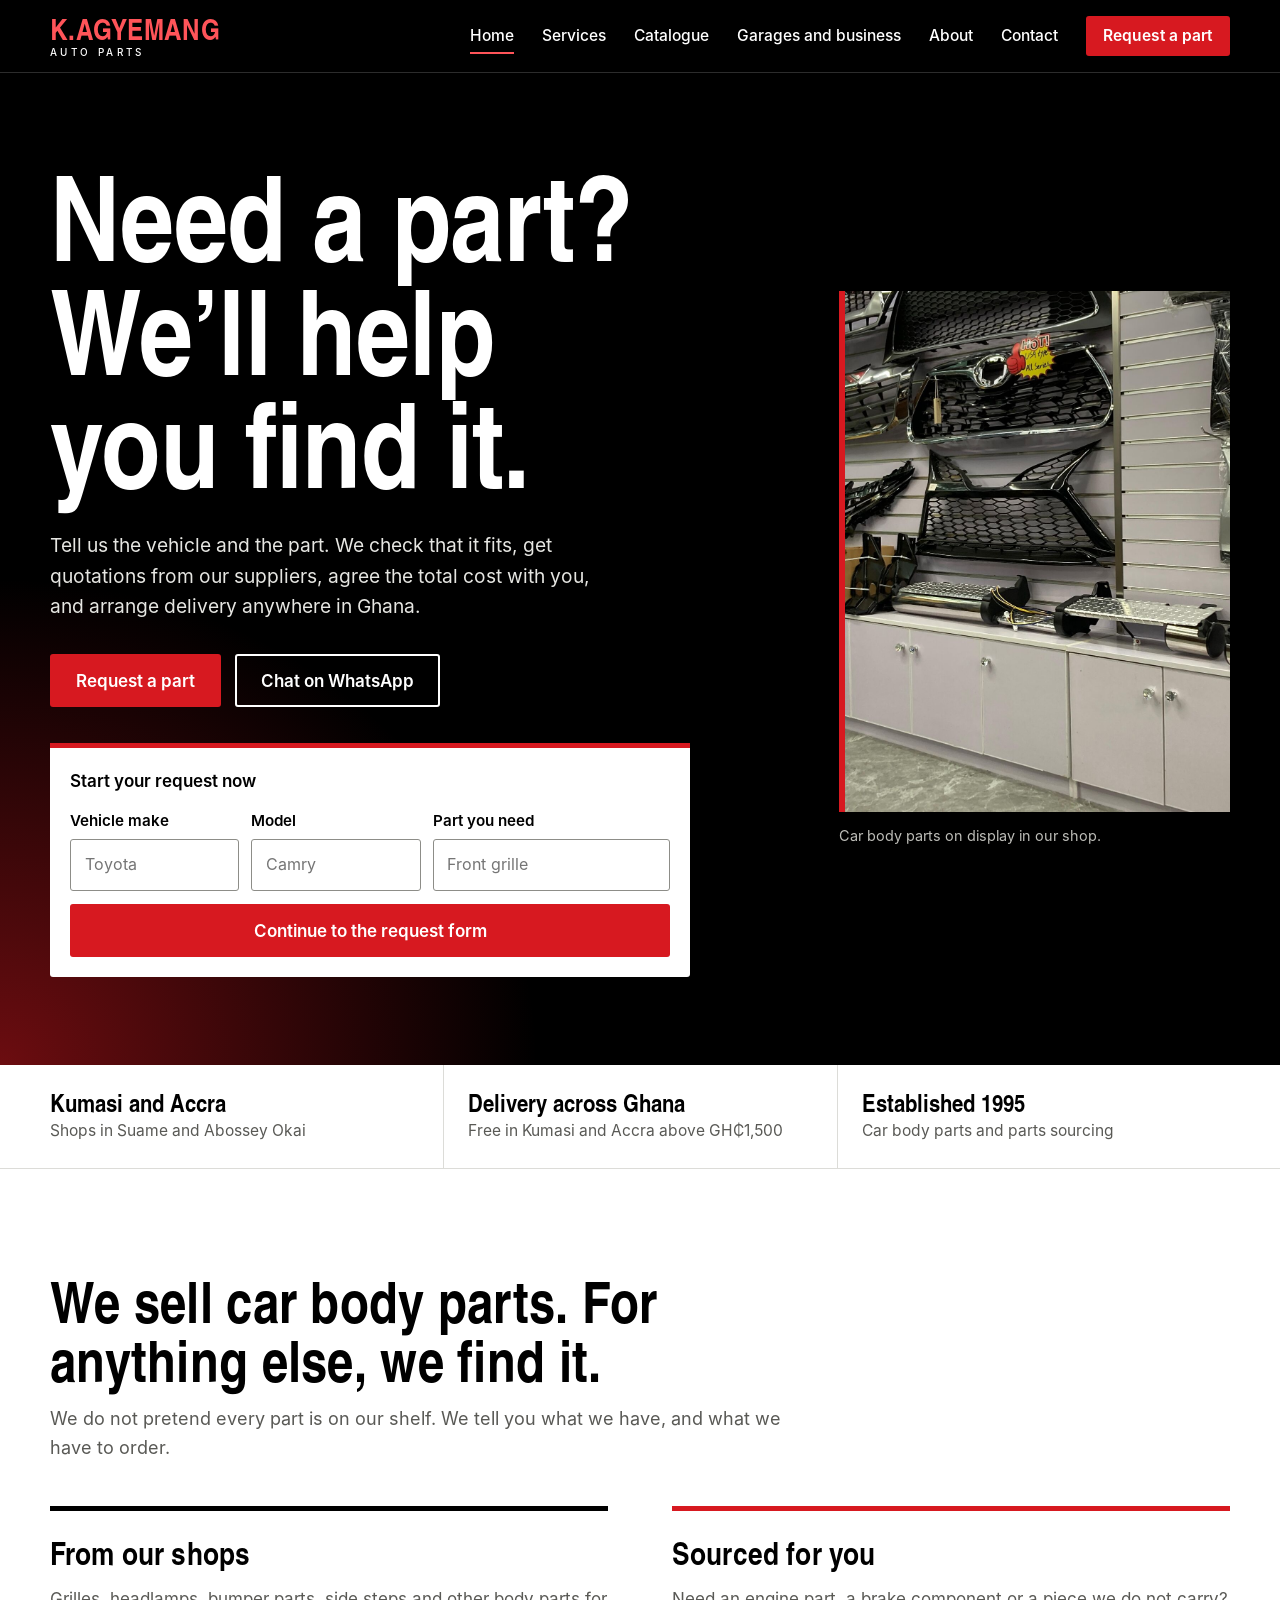
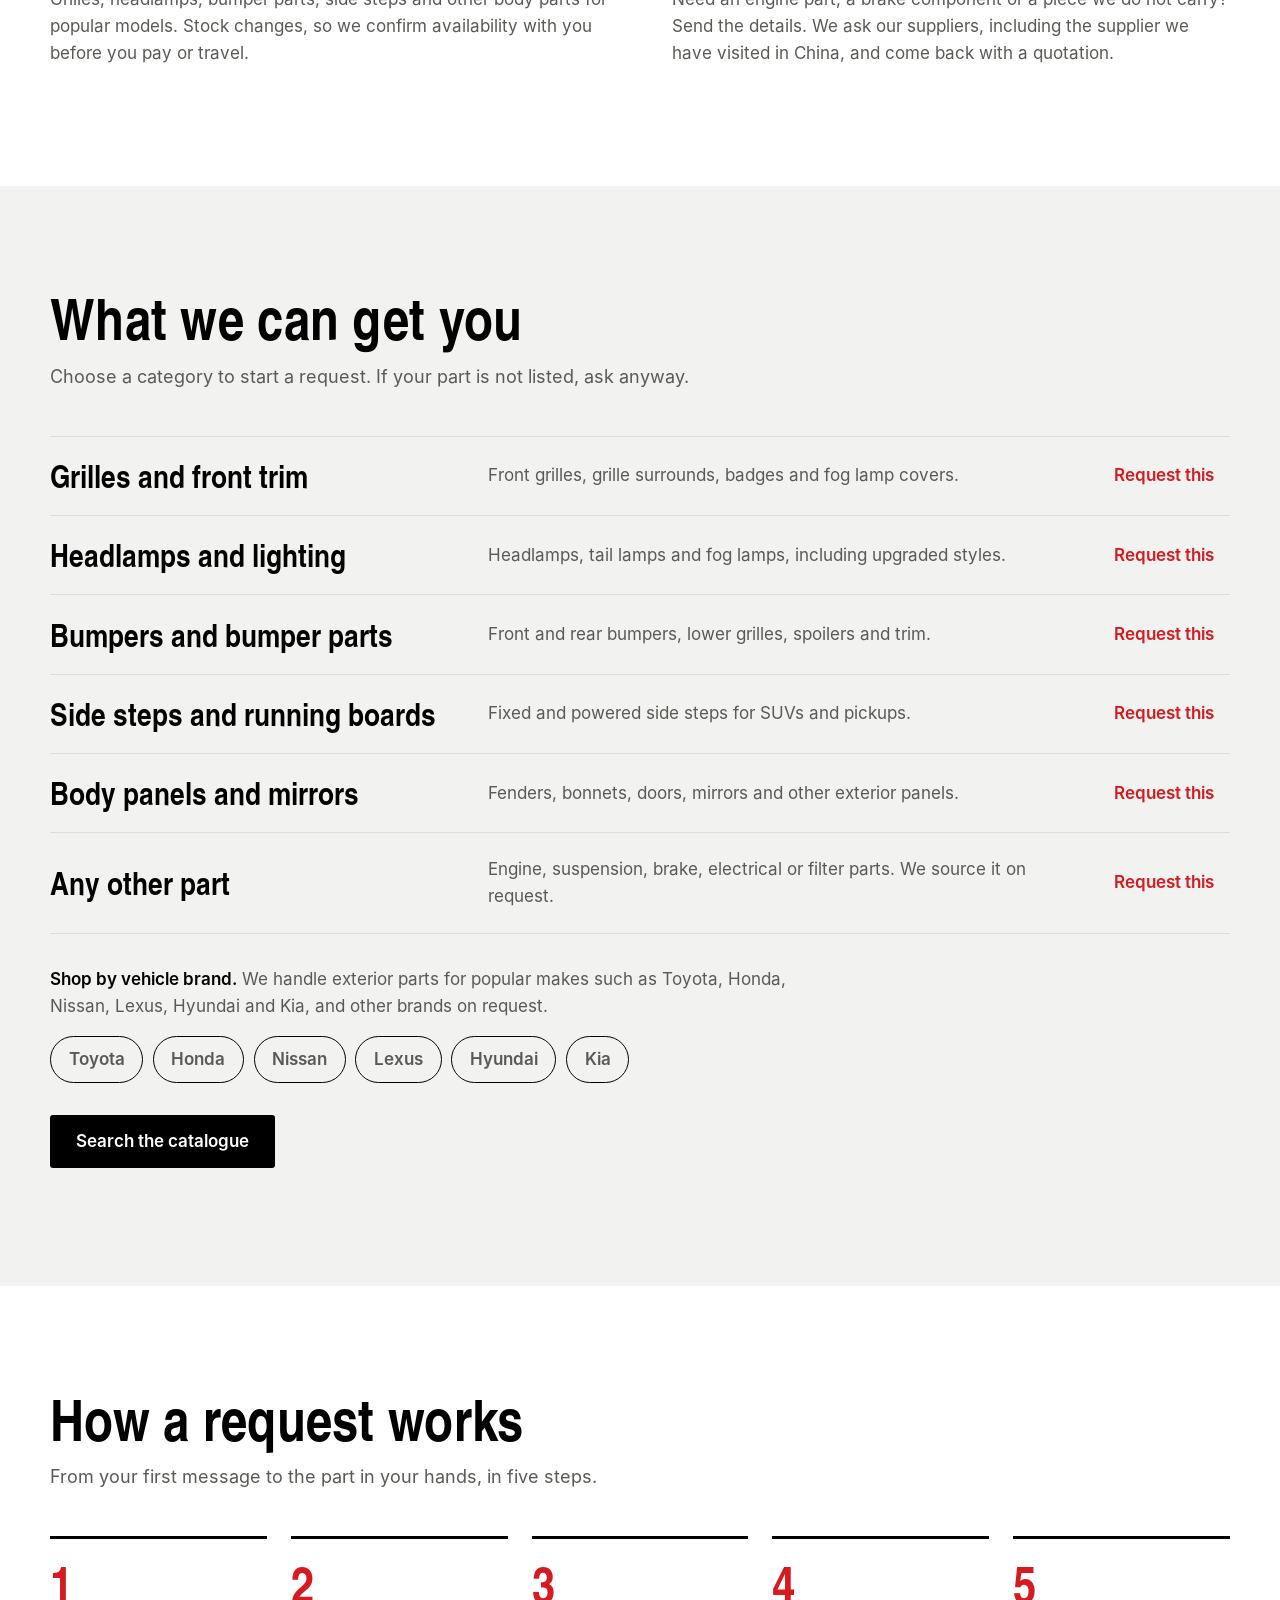
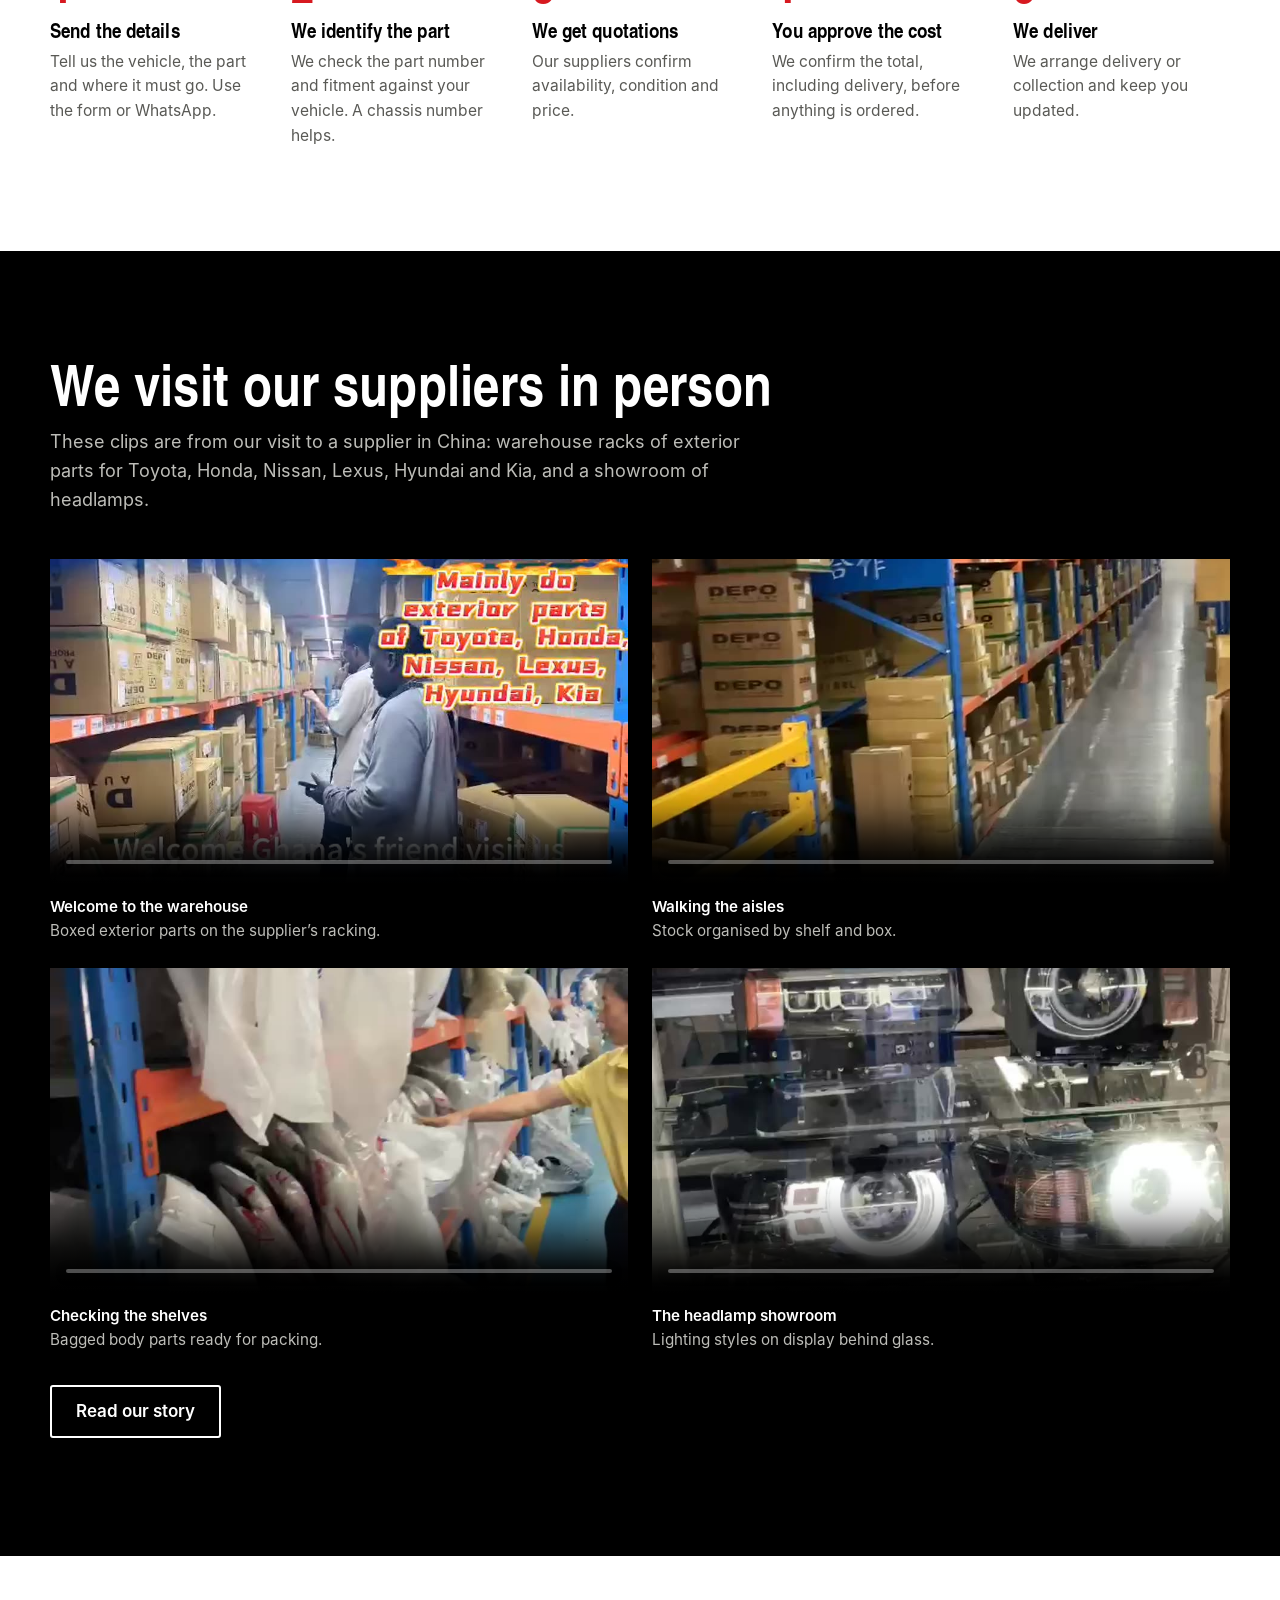
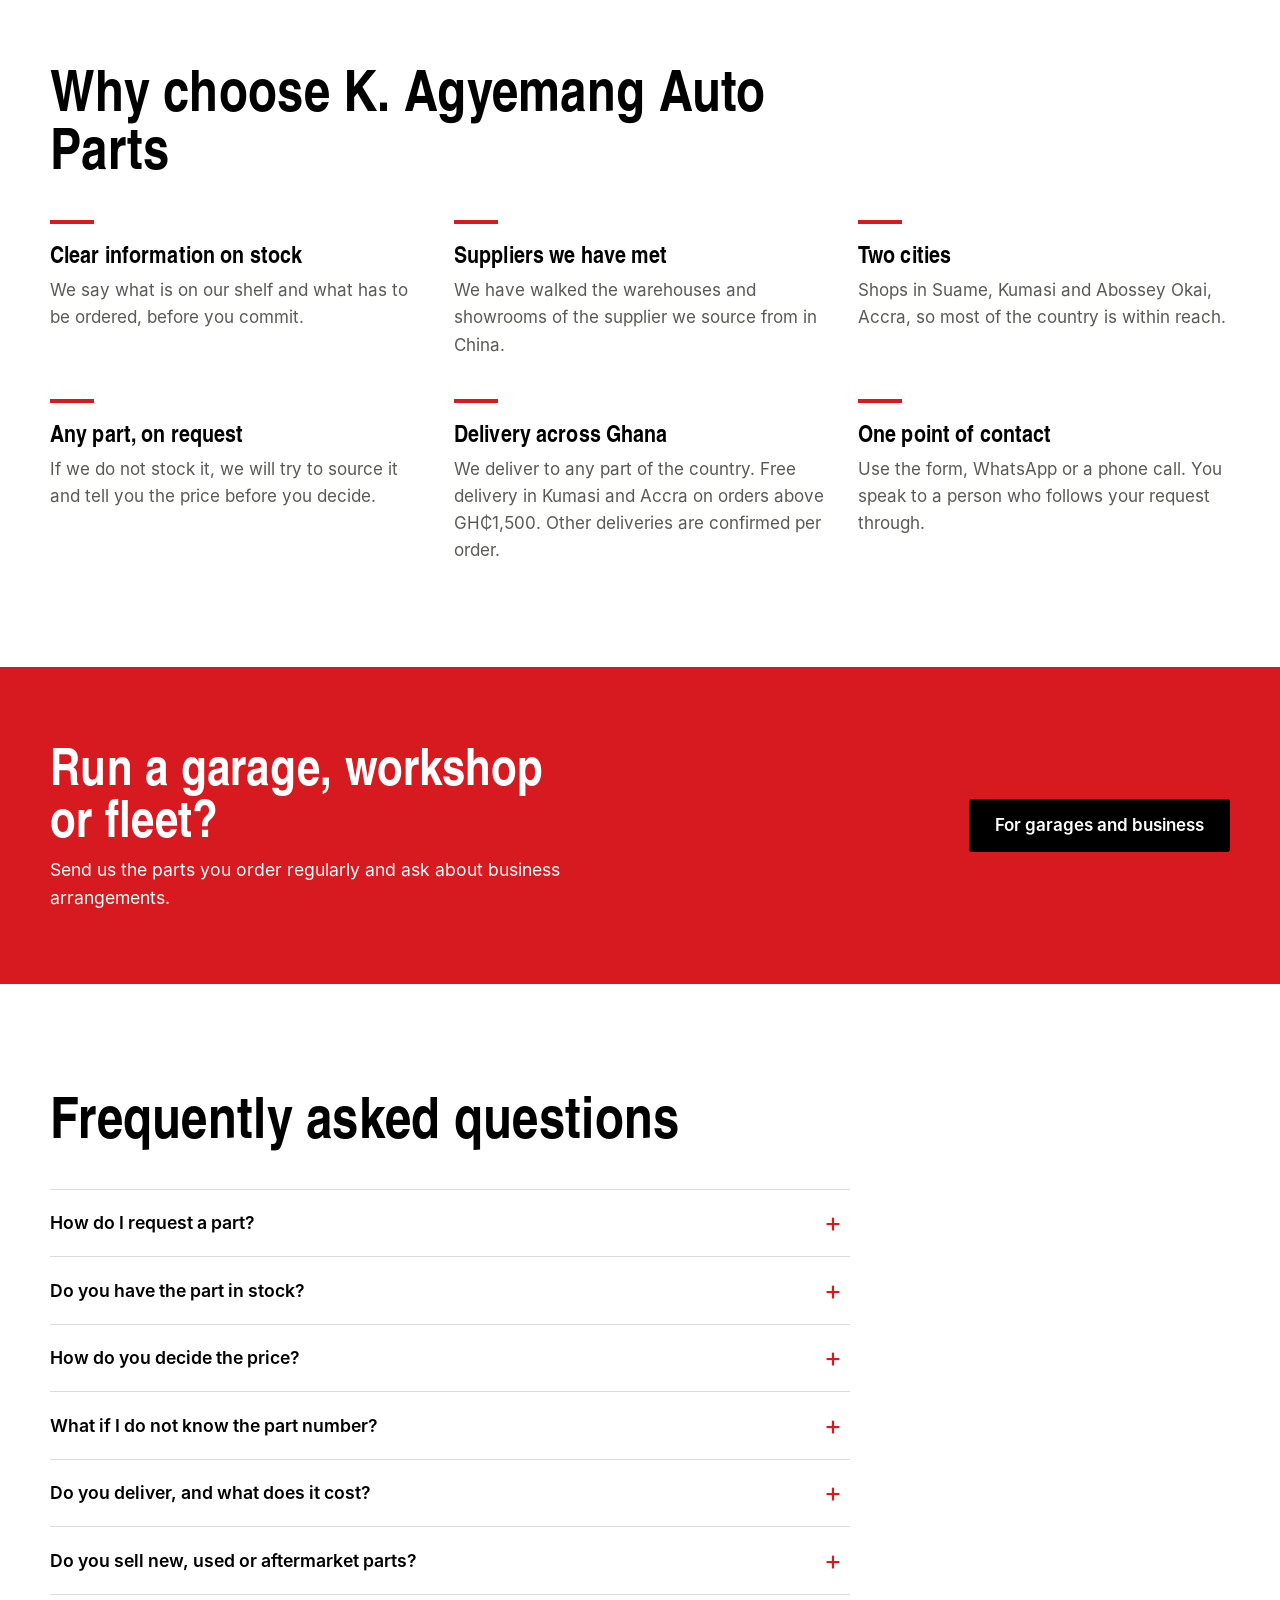
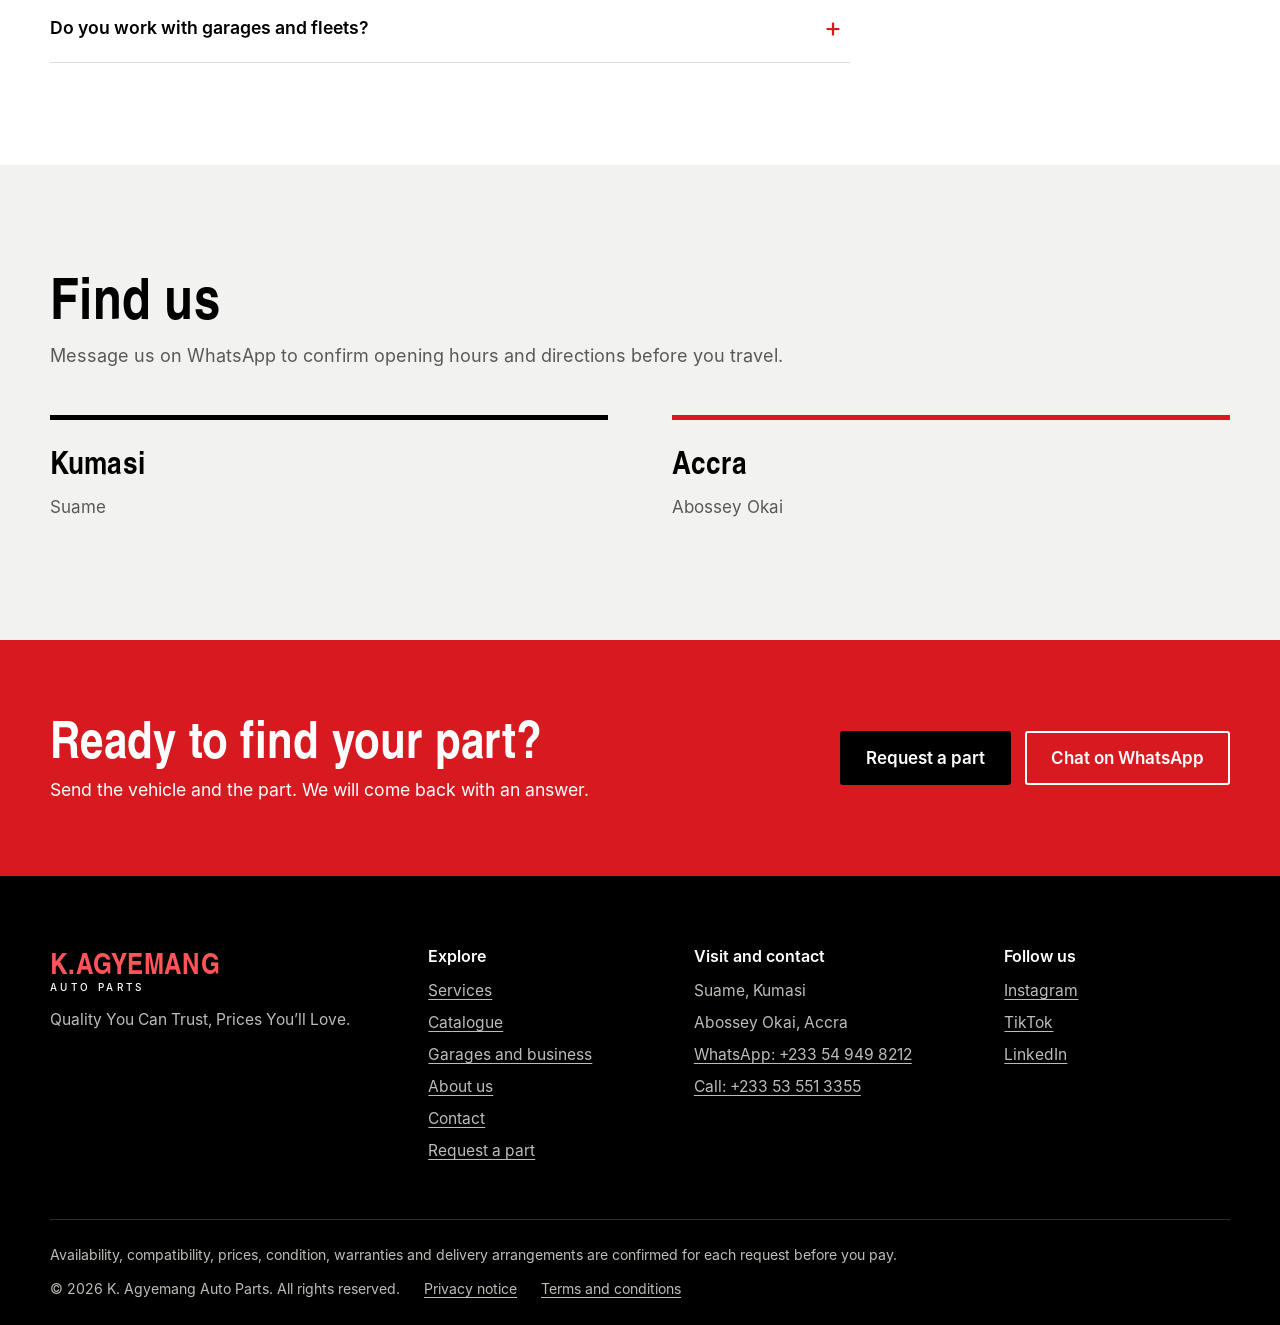
<file: index.html>
<!doctype html>
<html lang="en">
<head>
  <meta charset="utf-8">
  <meta name="viewport" content="width=device-width, initial-scale=1">
  <title>K. Agyemang Auto Parts | Car body parts and parts sourcing in Ghana</title>
  <meta name="description" content="Need a car part in Ghana? K. Agyemang Auto Parts sells car body parts in Kumasi and Accra and sources any other part on request, with delivery across Ghana.">
  <meta name="theme-color" content="#000000">
  <link rel="icon" href="favicon.svg" type="image/svg+xml">

  <!-- Social sharing (Open Graph) -->
  <meta property="og:type" content="website">
  <meta property="og:site_name" content="K. Agyemang Auto Parts">
  <meta property="og:title" content="K. Agyemang Auto Parts | Car body parts and parts sourcing in Ghana">
  <meta property="og:description" content="Need a car part in Ghana? K. Agyemang Auto Parts sells car body parts in Kumasi and Accra and sources any other part on request, with delivery across Ghana.">
  <meta property="og:image" content="https://davidagyemang.github.io/k-agyemang-auto-parts/og-image.jpg">
  <meta property="og:url" content="https://davidagyemang.github.io/k-agyemang-auto-parts/index.html">
  <meta name="twitter:card" content="summary_large_image">

  <link rel="preload" href="heros-cn-bold.woff" as="font" type="font/woff" crossorigin>
  <script>document.documentElement.classList.add("js");</script>
  <link rel="stylesheet" href="style.css?v=3">
  <script type="application/ld+json">
{
  "@context": "https://schema.org",
  "@type": "AutoPartsStore",
  "name": "K. Agyemang Auto Parts",
  "slogan": "Quality You Can Trust, Prices You\u2019ll Love.",
  "description": "Car body parts business in Ghana, established in 1995, that also sources other automotive parts on request.",
  "founder": {"@type": "Person", "name": "Francis Agyemang"},
  "telephone": "+233535513355",
  "areaServed": {
    "@type": "Country",
    "name": "Ghana"
  },
  "location": [
    {
      "@type": "Place",
      "name": "Suame, Kumasi",
      "address": {
        "@type": "PostalAddress",
        "addressLocality": "Kumasi",
        "addressCountry": "GH"
      }
    },
    {
      "@type": "Place",
      "name": "Abossey Okai, Accra",
      "address": {
        "@type": "PostalAddress",
        "addressLocality": "Accra",
        "addressCountry": "GH"
      }
    }
  ],
  "sameAs": [
    "https://www.instagram.com/k.agyemangautoparts/"
  ]
}
  </script>
</head>
<body>
<a class="skip-link" href="#main">Skip to main content</a>
<header class="site-header">
  <div class="container header-inner">
    <a class="brand" href="index.html" aria-label="K. Agyemang Auto Parts, home">
      <span class="brand-name">K.AGYEMANG</span>
      <span class="brand-sub">AUTO PARTS</span>
    </a>
    <button class="nav-toggle" type="button" aria-expanded="false" aria-controls="site-nav">Menu</button>
    <nav class="site-nav" id="site-nav" aria-label="Main">
      <ul>
          <li><a href="index.html" aria-current="page">Home</a></li>
          <li><a href="services.html">Services</a></li>
          <li><a href="catalogue.html">Catalogue</a></li>
          <li><a href="garages.html">Garages and business</a></li>
          <li><a href="about.html">About</a></li>
          <li><a href="contact.html">Contact</a></li>
          <li><a class="nav-cta" href="request.html">Request a part</a></li>
      </ul>
    </nav>
  </div>
</header>
<main id="main">
    <section class="hero" aria-labelledby="hero-title">
      <div class="container hero-grid">
        <div>
          <h1 id="hero-title">
            <span class="hero-line"><span>Need a part?</span></span>
            <span class="hero-line"><span>We&rsquo;ll help</span></span>
            <span class="hero-line"><span>you find it.</span></span>
          </h1>
          <p class="hero-lead">Tell us the vehicle and the part. We check that it fits, get quotations from our suppliers, agree the total cost with you, and arrange delivery anywhere in Ghana.</p>
          <div class="btn-row">
            <a class="btn btn--red" href="request.html">Request a part</a>
            <a class="btn btn--outline-light" data-wa href="contact.html">Chat on WhatsApp</a>
          </div>

          <form class="finder" id="finder-form" aria-labelledby="finder-title">
            <p class="finder-title" id="finder-title">Start your request now</p>
            <div class="finder-grid">
              <div class="field">
                <label for="f-make">Vehicle make</label>
                <input id="f-make" name="make" type="text" list="brands" placeholder="Toyota" autocomplete="off">
              </div>
              <div class="field">
                <label for="f-model">Model</label>
                <input id="f-model" name="model" type="text" placeholder="Camry" autocomplete="off">
              </div>
              <div class="field">
                <label for="f-part">Part you need</label>
                <input id="f-part" name="part" type="text" placeholder="Front grille" autocomplete="off">
              </div>
            </div>
            <datalist id="brands"><option value="Toyota"><option value="Honda"><option value="Nissan"><option value="Lexus"><option value="Hyundai"><option value="Kia"><option value="Mazda"><option value="Mitsubishi"><option value="Suzuki"><option value="Ford"><option value="Volkswagen"><option value="Mercedes-Benz"><option value="BMW"><option value="Peugeot"><option value="Isuzu"><option value="Land Rover"><option value="BYD"></datalist>
            <button class="btn btn--red" type="submit">Continue to the request form</button>
          </form>
        </div>

        <figure class="hero-photo">
          <img src="showroom-body-parts.jpg" width="1100" height="1467" alt="Wall display of car body parts: chrome and black front grilles, and aluminium side steps on the counter below.">
          <figcaption>Car body parts on display in our shop.</figcaption>
        </figure>
      </div>
    </section>

    <section class="facts" aria-label="Key facts">
      <div class="container facts-grid">
        <div class="fact"><strong>Kumasi and Accra</strong><span>Shops in Suame and Abossey Okai</span></div>
        <div class="fact"><strong>Delivery across Ghana</strong><span>Free in Kumasi and Accra above GH₵1,500</span></div>
        <div class="fact"><strong>Established 1995</strong><span>Car body parts and parts sourcing</span></div>
      </div>
    </section>

    <section class="section section--light" aria-labelledby="intro-title">
      <div class="container">
        <div class="section-head">
          <h2 id="intro-title">We sell car body parts. For anything else, we find it.</h2>
          <p>We do not pretend every part is on our shelf. We tell you what we have, and what we have to order.</p>
        </div>
        <div class="paths">
          <div class="path">
            <h3>From our shops</h3>
            <p>Grilles, headlamps, bumper parts, side steps and other body parts for popular models. Stock changes, so we confirm availability with you before you pay or travel.</p>
          </div>
          <div class="path path--sourced">
            <h3>Sourced for you</h3>
            <p>Need an engine part, a brake component or a piece we do not carry? Send the details. We ask our suppliers, including the supplier we have visited in China, and come back with a quotation.</p>
          </div>
        </div>
      </div>
    </section>

    <section class="section section--mist" aria-labelledby="parts-title">
      <div class="container">
        <div class="section-head">
          <h2 id="parts-title">What we can get you</h2>
          <p>Choose a category to start a request. If your part is not listed, ask anyway.</p>
        </div>
        <ul class="index">
          <li><a class="index-row" href="request.html?part=Grille#request-form"><span class="index-name">Grilles and front trim</span><span class="index-detail">Front grilles, grille surrounds, badges and fog lamp covers.</span><span class="index-action">Request this</span></a></li>
          <li><a class="index-row" href="request.html?part=Headlamp#request-form"><span class="index-name">Headlamps and lighting</span><span class="index-detail">Headlamps, tail lamps and fog lamps, including upgraded styles.</span><span class="index-action">Request this</span></a></li>
          <li><a class="index-row" href="request.html?part=Bumper#request-form"><span class="index-name">Bumpers and bumper parts</span><span class="index-detail">Front and rear bumpers, lower grilles, spoilers and trim.</span><span class="index-action">Request this</span></a></li>
          <li><a class="index-row" href="request.html?part=Side%20steps#request-form"><span class="index-name">Side steps and running boards</span><span class="index-detail">Fixed and powered side steps for SUVs and pickups.</span><span class="index-action">Request this</span></a></li>
          <li><a class="index-row" href="request.html?part=Body%20panel#request-form"><span class="index-name">Body panels and mirrors</span><span class="index-detail">Fenders, bonnets, doors, mirrors and other exterior panels.</span><span class="index-action">Request this</span></a></li>
          <li><a class="index-row" href="request.html?part=Other%20part#request-form"><span class="index-name">Any other part</span><span class="index-detail">Engine, suspension, brake, electrical or filter parts. We source it on request.</span><span class="index-action">Request this</span></a></li>
        </ul>
        <div class="brand-line">
          <p><strong>Shop by vehicle brand.</strong> We handle exterior parts for popular makes such as Toyota, Honda, Nissan, Lexus, Hyundai and Kia, and other brands on request.</p>
          <ul class="chip-list" aria-label="Vehicle brands">
          <li><a href="request.html?make=Toyota#request-form">Toyota</a></li>
          <li><a href="request.html?make=Honda#request-form">Honda</a></li>
          <li><a href="request.html?make=Nissan#request-form">Nissan</a></li>
          <li><a href="request.html?make=Lexus#request-form">Lexus</a></li>
          <li><a href="request.html?make=Hyundai#request-form">Hyundai</a></li>
          <li><a href="request.html?make=Kia#request-form">Kia</a></li>
          </ul>
        </div>
        <p style="margin-top:2rem"><a class="btn btn--dark" href="catalogue.html">Search the catalogue</a></p>
      </div>
    </section>

    <section class="section section--light" aria-labelledby="process-title">
      <div class="container">
        <div class="section-head">
          <h2 id="process-title">How a request works</h2>
          <p>From your first message to the part in your hands, in five steps.</p>
        </div>
        <ol class="steps">
          <li class="step"><h3>Send the details</h3><p>Tell us the vehicle, the part and where it must go. Use the form or WhatsApp.</p></li>
          <li class="step"><h3>We identify the part</h3><p>We check the part number and fitment against your vehicle. A chassis number helps.</p></li>
          <li class="step"><h3>We get quotations</h3><p>Our suppliers confirm availability, condition and price.</p></li>
          <li class="step"><h3>You approve the cost</h3><p>We confirm the total, including delivery, before anything is ordered.</p></li>
          <li class="step"><h3>We deliver</h3><p>We arrange delivery or collection and keep you updated.</p></li>
        </ol>
      </div>
    </section>

    <section class="section section--dark" aria-labelledby="visit-title">
      <div class="container">
        <div class="section-head">
          <h2 id="visit-title">We visit our suppliers in person</h2>
          <p>These clips are from our visit to a supplier in China: warehouse racks of exterior parts for Toyota, Honda, Nissan, Lexus, Hyundai and Kia, and a showroom of headlamps.</p>
        </div>
        <div class="video-grid">
          <figure class="media-figure">
            <video controls preload="metadata" playsinline poster="poster-supplier-visit-1.jpg">
              <source src="supplier-visit-1.mp4" type="video/mp4">
              Your browser cannot play this video. <a href="supplier-visit-1.mp4">Download it here.</a>
            </video>
            <figcaption><strong>Welcome to the warehouse</strong>Boxed exterior parts on the supplier&rsquo;s racking.</figcaption>
          </figure>
          <figure class="media-figure">
            <video controls preload="metadata" playsinline poster="poster-supplier-visit-2.jpg">
              <source src="supplier-visit-2.mp4" type="video/mp4">
              Your browser cannot play this video. <a href="supplier-visit-2.mp4">Download it here.</a>
            </video>
            <figcaption><strong>Walking the aisles</strong>Stock organised by shelf and box.</figcaption>
          </figure>
          <figure class="media-figure">
            <video controls preload="metadata" playsinline poster="poster-supplier-visit-3.jpg">
              <source src="supplier-visit-3.mp4" type="video/mp4">
              Your browser cannot play this video. <a href="supplier-visit-3.mp4">Download it here.</a>
            </video>
            <figcaption><strong>Checking the shelves</strong>Bagged body parts ready for packing.</figcaption>
          </figure>
          <figure class="media-figure">
            <video controls preload="metadata" playsinline poster="poster-supplier-visit-4.jpg">
              <source src="supplier-visit-4.mp4" type="video/mp4">
              Your browser cannot play this video. <a href="supplier-visit-4.mp4">Download it here.</a>
            </video>
            <figcaption><strong>The headlamp showroom</strong>Lighting styles on display behind glass.</figcaption>
          </figure>
        </div>
        <p style="margin-top:2rem"><a class="btn btn--outline-light" href="about.html">Read our story</a></p>
      </div>
    </section>

    <section class="section section--light" aria-labelledby="why-title">
      <div class="container">
        <div class="section-head">
          <h2 id="why-title">Why choose K. Agyemang Auto Parts</h2>
        </div>
        <div class="benefits">
          <div class="benefit"><h3>Clear information on stock</h3><p>We say what is on our shelf and what has to be ordered, before you commit.</p></div>
          <div class="benefit"><h3>Suppliers we have met</h3><p>We have walked the warehouses and showrooms of the supplier we source from in China.</p></div>
          <div class="benefit"><h3>Two cities</h3><p>Shops in Suame, Kumasi and Abossey Okai, Accra, so most of the country is within reach.</p></div>
          <div class="benefit"><h3>Any part, on request</h3><p>If we do not stock it, we will try to source it and tell you the price before you decide.</p></div>
          <div class="benefit"><h3>Delivery across Ghana</h3><p>We deliver to any part of the country. Free delivery in Kumasi and Accra on orders above GH₵1,500. Other deliveries are confirmed per order.</p></div>
          <div class="benefit"><h3>One point of contact</h3><p>Use the form, WhatsApp or a phone call. You speak to a person who follows your request through.</p></div>
        </div>
      </div>
    </section>

    <section class="band" aria-labelledby="biz-title">
      <div class="container band-inner">
        <div>
          <h2 id="biz-title">Run a garage, workshop or fleet?</h2>
          <p>Send us the parts you order regularly and ask about business arrangements.</p>
        </div>
        <div class="btn-row">
          <a class="btn btn--dark" href="garages.html">For garages and business</a>
        </div>
      </div>
    </section>

    <section class="section section--light" aria-labelledby="faq-title">
      <div class="container">
        <div class="section-head">
          <h2 id="faq-title">Frequently asked questions</h2>
        </div>
        <div class="faq">
          <details>
            <summary>How do I request a part?</summary>
            <p>Fill in the <a href="request.html">request form</a> and we open WhatsApp for you with your details filled in. You can also message or call us directly. Photos of the part and your vehicle help a lot.</p>
          </details>
          <details>
            <summary>Do you have the part in stock?</summary>
            <p>Some body parts are on display in our shops. Stock changes, so we confirm availability for your request. If we do not have it, we ask our suppliers and tell you how long it will take.</p>
          </details>
          <details>
            <summary>How do you decide the price?</summary>
            <p>We get a quotation from the supplier, add our costs and delivery, and tell you the total. The price, the condition of the part and any warranty are confirmed with you before you pay.</p>
          </details>
          <details>
            <summary>What if I do not know the part number?</summary>
            <p>Send photos of the old part and your vehicle, and the chassis number if you have it. We will identify the part and check that it fits.</p>
          </details>
          <details>
            <summary>Do you deliver, and what does it cost?</summary>
            <p>Yes. We deliver to all parts of Ghana. Free delivery in Kumasi and Accra on orders above GH₵1,500. For smaller orders and for other locations, cost and timing depend on the part and the location, and we confirm them before you pay.</p>
          </details>
          <details>
            <summary>Do you sell new, used or aftermarket parts?</summary>
            <p>It depends on the part and the supplier. Tell us what you prefer on the request form. We will say clearly what each quotation is, so you can compare.</p>
          </details>
          <details>
            <summary>Do you work with garages and fleets?</summary>
            <p>Yes. See <a href="garages.html">garages and business customers</a> to send a regular parts list and ask about arrangements.</p>
          </details>
        </div>
      </div>
    </section>

    <section class="section section--mist" aria-labelledby="loc-title">
      <div class="container">
        <div class="section-head">
          <h2 id="loc-title">Find us</h2>
          <p>Message us on WhatsApp to confirm opening hours and directions before you travel.</p>
        </div>
        <div class="paths">
          <div class="path"><h3>Kumasi</h3><p>Suame</p></div>
          <div class="path path--sourced"><h3>Accra</h3><p>Abossey Okai</p></div>
        </div>
      </div>
    </section>

    <section class="band" aria-labelledby="band-title">
      <div class="container band-inner">
        <div>
          <h2 id="band-title">Ready to find your part?</h2>
          <p>Send the vehicle and the part. We will come back with an answer.</p>
        </div>
        <div class="btn-row">
          <a class="btn btn--dark" href="request.html">Request a part</a>
          <a class="btn btn--outline-light" data-wa href="contact.html">Chat on WhatsApp</a>
        </div>
      </div>
    </section>
</main>
<footer class="site-footer">
  <div class="container">
    <div class="footer-grid">
      <div>
        <a class="brand" href="index.html" aria-label="K. Agyemang Auto Parts, home">
          <span class="brand-name">K.AGYEMANG</span>
          <span class="brand-sub">AUTO PARTS</span>
        </a>
        <p class="footer-tagline">Quality You Can Trust, Prices You&rsquo;ll Love.</p>
      </div>
      <div>
        <h2>Explore</h2>
        <ul>
          <li><a href="services.html">Services</a></li>
          <li><a href="catalogue.html">Catalogue</a></li>
          <li><a href="garages.html">Garages and business</a></li>
          <li><a href="about.html">About us</a></li>
          <li><a href="contact.html">Contact</a></li>
          <li><a href="request.html">Request a part</a></li>
        </ul>
      </div>
      <div>
        <h2>Visit and contact</h2>
        <ul>
          <li>Suame, Kumasi</li>
          <li>Abossey Okai, Accra</li>
          <li><a data-wa href="contact.html">WhatsApp: <span data-text="whatsappDisplay">Message us</span></a></li>
          <li><a data-tel href="contact.html">Call: <span data-text="phoneDisplay"></span></a></li>
          <li data-requires="email"><a data-email data-fill href="contact.html">Email</a></li>
        </ul>
      </div>
      <div>
        <h2>Follow us</h2>
        <ul>
          <li><a data-social="instagram" href="contact.html">Instagram</a></li>
          <li><a data-social="tiktok" href="contact.html">TikTok</a></li>
          <li><a data-social="linkedin" href="contact.html">LinkedIn</a></li>
        </ul>
      </div>
    </div>
    <div class="footer-base">
      <p>Availability, compatibility, prices, condition, warranties and delivery arrangements are confirmed for each request before you pay.</p>
      <div class="footer-legal">
        <span>&copy; <span data-year>2026</span> K. Agyemang Auto Parts. All rights reserved.</span>
        <a href="privacy.html">Privacy notice</a>
        <a href="terms.html">Terms and conditions</a>
      </div>
    </div>
  </div>
</footer>
<script src="config.js?v=3"></script>
<script src="main.js?v=3"></script>
</body>
</html>
</file>
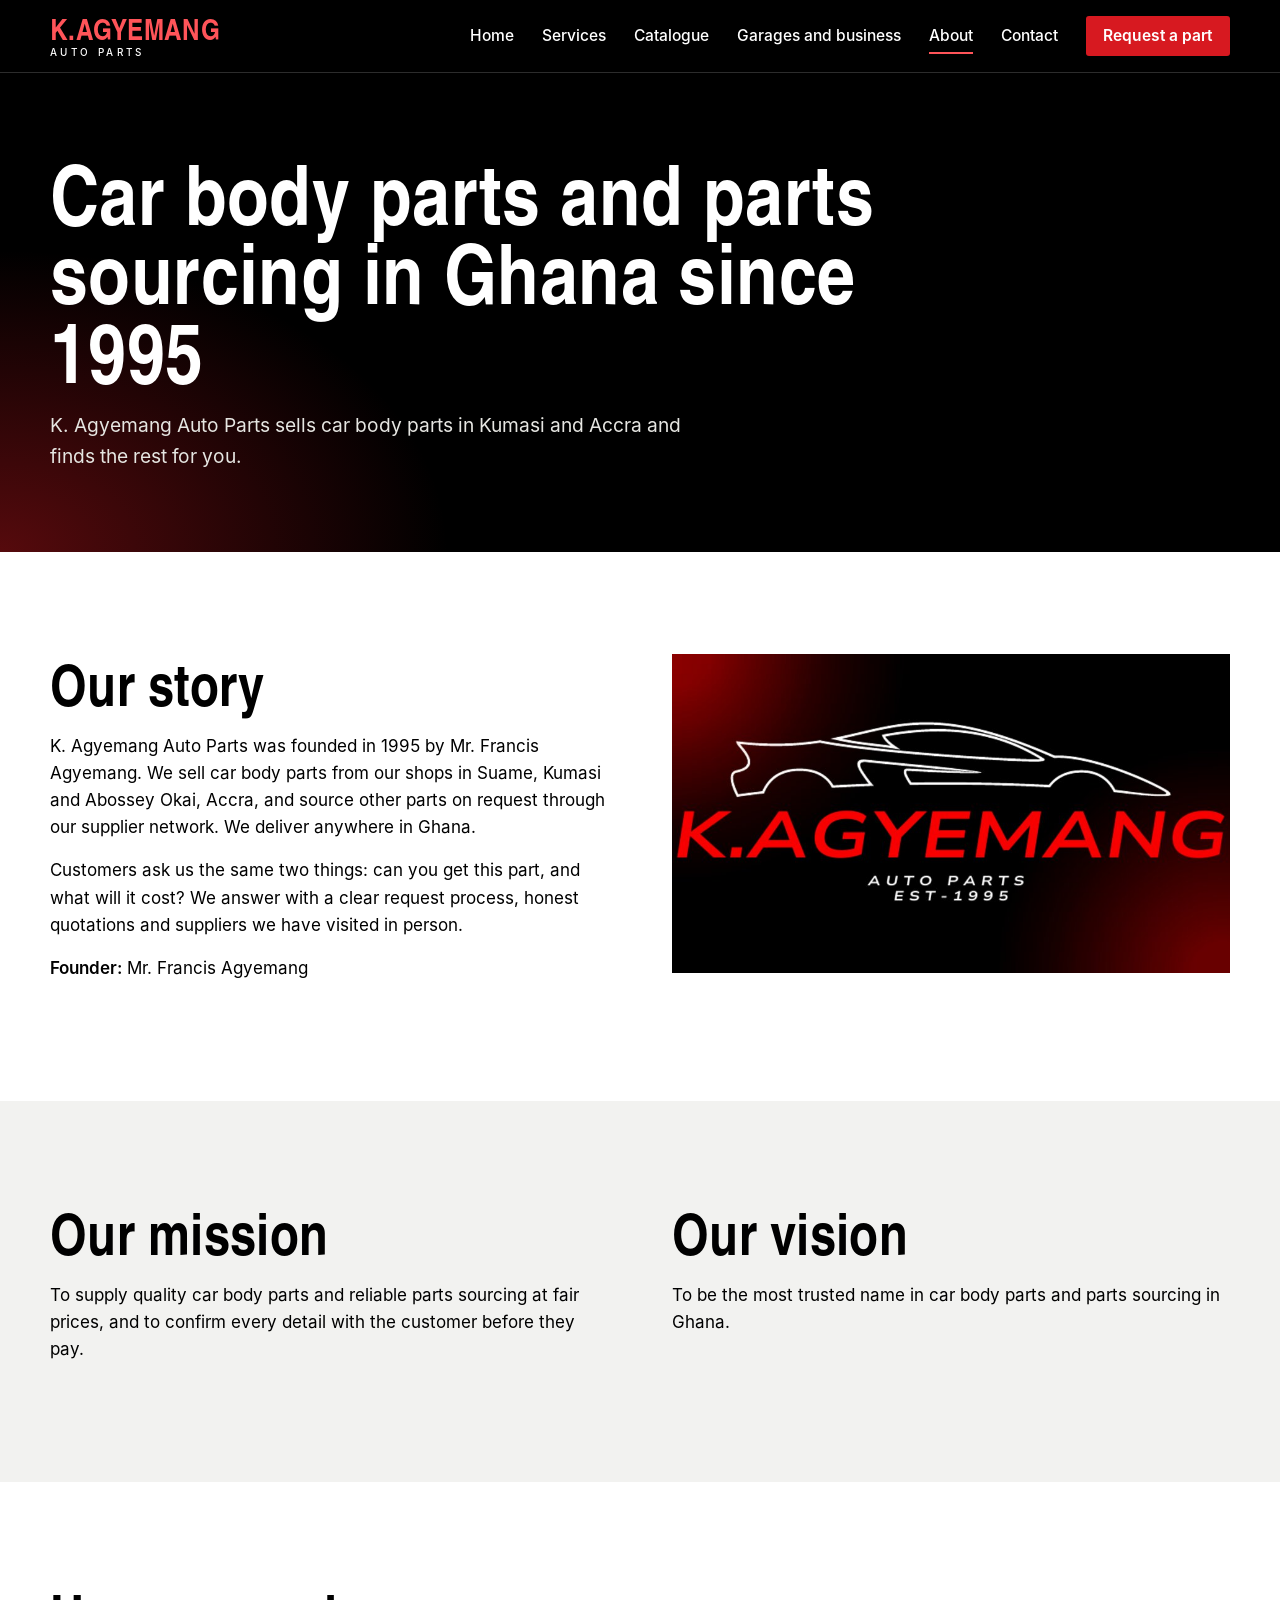
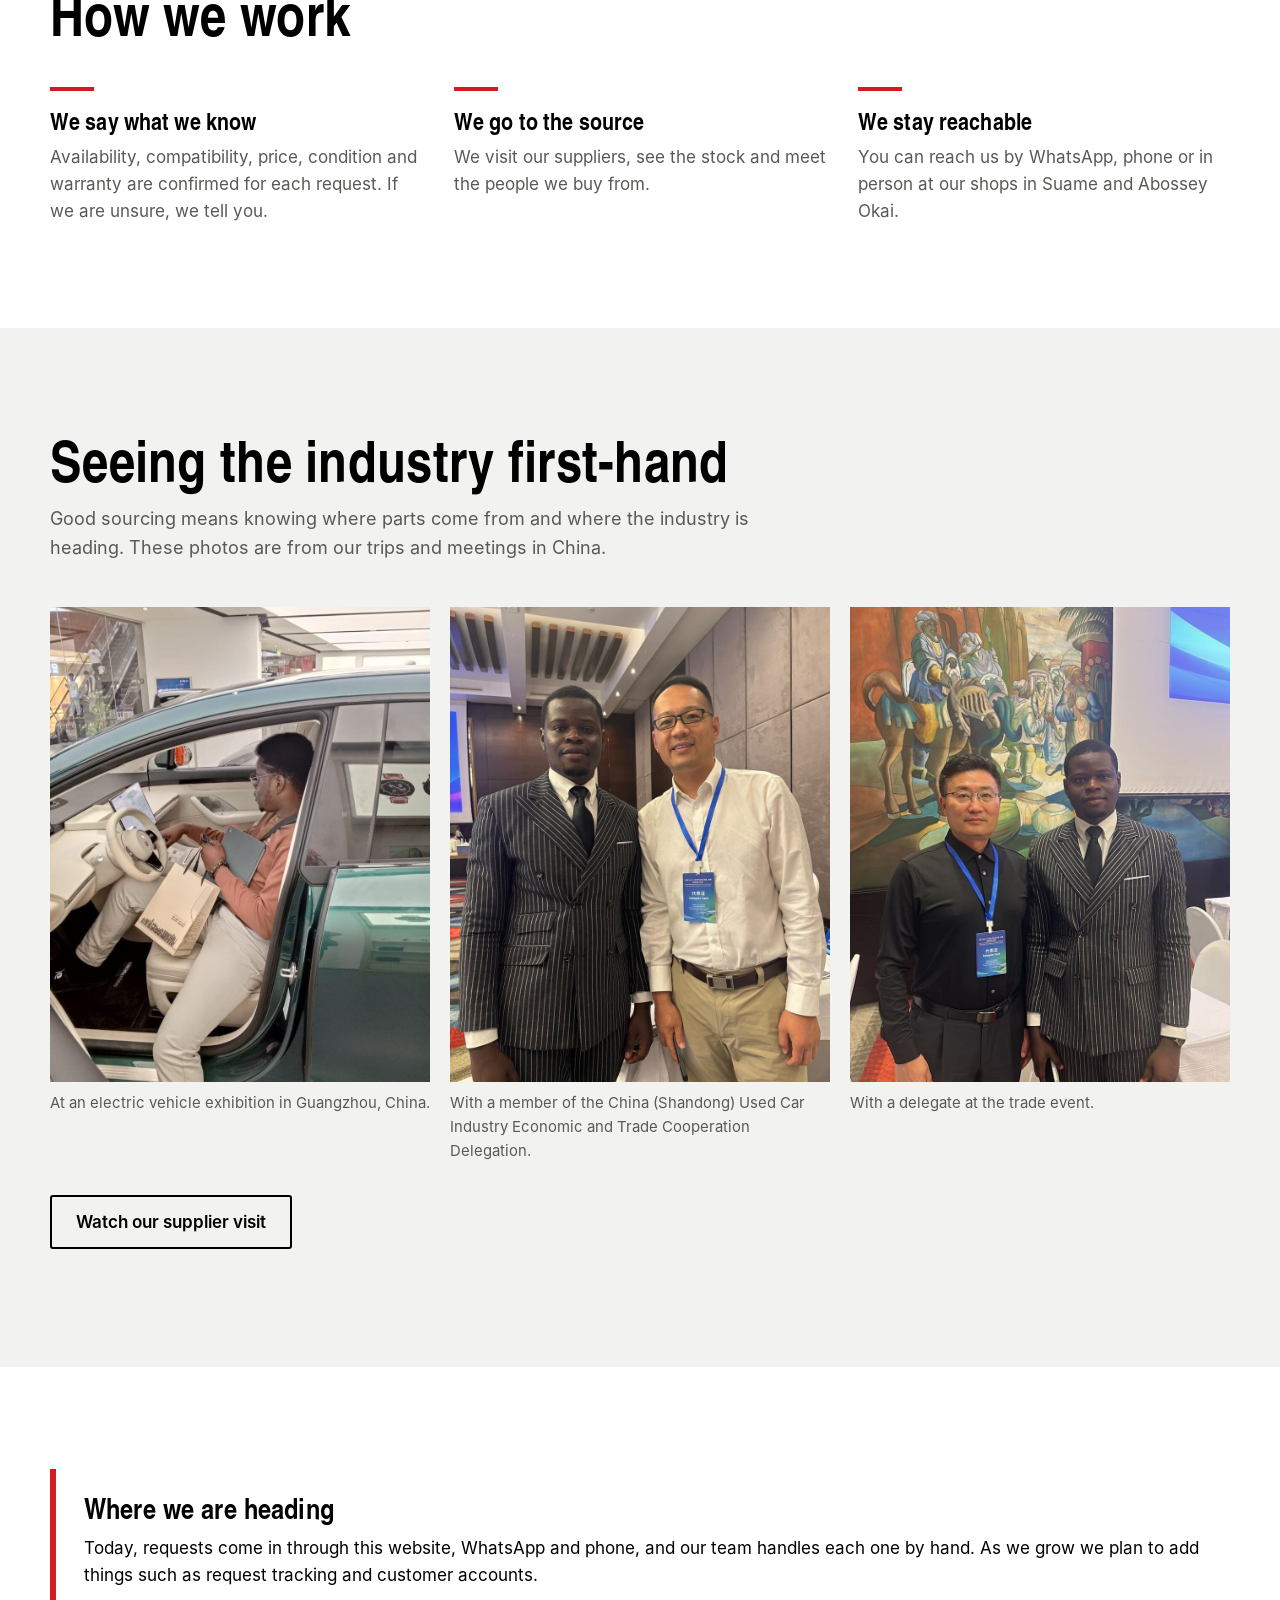
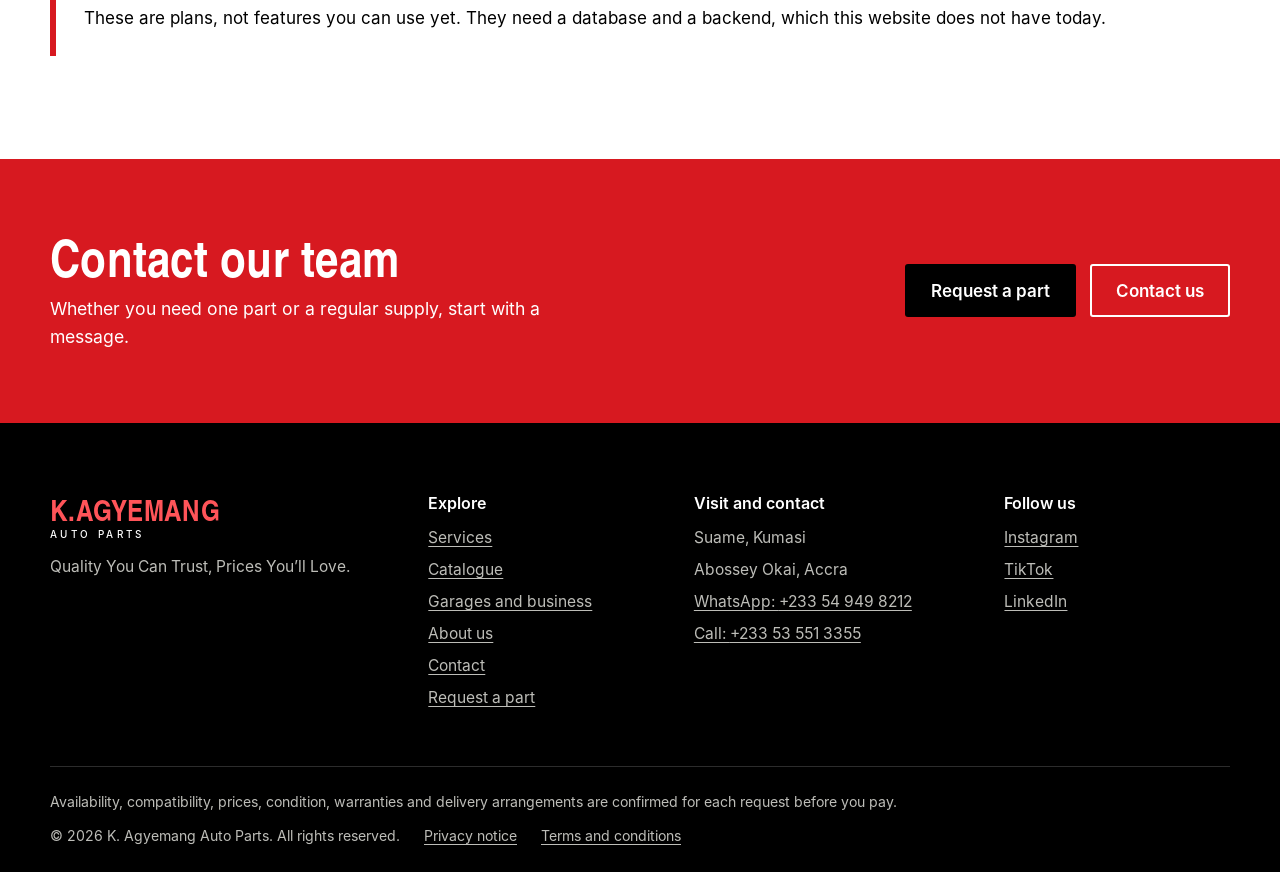
<file: about.html>
<!doctype html>
<html lang="en">
<head>
  <meta charset="utf-8">
  <meta name="viewport" content="width=device-width, initial-scale=1">
  <title>About us | K. Agyemang Auto Parts</title>
  <meta name="description" content="K. Agyemang Auto Parts, established in 1995, sells car body parts in Kumasi and Accra and sources other parts on request, with delivery across Ghana.">
  <meta name="theme-color" content="#000000">
  <link rel="icon" href="favicon.svg" type="image/svg+xml">

  <!-- Social sharing (Open Graph) -->
  <meta property="og:type" content="website">
  <meta property="og:site_name" content="K. Agyemang Auto Parts">
  <meta property="og:title" content="About us | K. Agyemang Auto Parts">
  <meta property="og:description" content="K. Agyemang Auto Parts, established in 1995, sells car body parts in Kumasi and Accra and sources other parts on request, with delivery across Ghana.">
  <meta property="og:image" content="https://davidagyemang.github.io/k-agyemang-auto-parts/og-image.jpg">
  <meta property="og:url" content="https://davidagyemang.github.io/k-agyemang-auto-parts/about.html">
  <meta name="twitter:card" content="summary_large_image">

  <link rel="preload" href="heros-cn-bold.woff" as="font" type="font/woff" crossorigin>
  <script>document.documentElement.classList.add("js");</script>
  <link rel="stylesheet" href="style.css?v=3">
</head>
<body>
<a class="skip-link" href="#main">Skip to main content</a>
<header class="site-header">
  <div class="container header-inner">
    <a class="brand" href="index.html" aria-label="K. Agyemang Auto Parts, home">
      <span class="brand-name">K.AGYEMANG</span>
      <span class="brand-sub">AUTO PARTS</span>
    </a>
    <button class="nav-toggle" type="button" aria-expanded="false" aria-controls="site-nav">Menu</button>
    <nav class="site-nav" id="site-nav" aria-label="Main">
      <ul>
          <li><a href="index.html">Home</a></li>
          <li><a href="services.html">Services</a></li>
          <li><a href="catalogue.html">Catalogue</a></li>
          <li><a href="garages.html">Garages and business</a></li>
          <li><a href="about.html" aria-current="page">About</a></li>
          <li><a href="contact.html">Contact</a></li>
          <li><a class="nav-cta" href="request.html">Request a part</a></li>
      </ul>
    </nav>
  </div>
</header>
<main id="main">
    <section class="page-head">
      <div class="container">
        <h1>Car body parts and parts sourcing in Ghana since 1995</h1>
        <p>K. Agyemang Auto Parts sells car body parts in Kumasi and Accra and finds the rest for you.</p>
      </div>
    </section>

    <section class="section section--light" aria-labelledby="story-title">
      <div class="container two-col">
        <div class="prose">
          <h2 id="story-title">Our story</h2>
          <p>K. Agyemang Auto Parts was founded in 1995 by Mr. Francis Agyemang. We sell car body parts from our shops in Suame, Kumasi and Abossey Okai, Accra, and source other parts on request through our supplier network. We deliver anywhere in Ghana.</p>
          <p>Customers ask us the same two things: can you get this part, and what will it cost? We answer with a clear request process, honest quotations and suppliers we have visited in person.</p>
          <p><strong>Founder:</strong> Mr. Francis Agyemang</p>
        </div>
        <figure style="margin:0">
          <img src="business-card.jpg" width="900" height="514" loading="lazy" alt="K. Agyemang Auto Parts business card: red wordmark on black with a white line drawing of a sports car and the words Auto Parts, Est. 1995.">
        </figure>
      </div>
    </section>

    <section class="section section--mist" aria-labelledby="mission-title">
      <div class="container two-col">
        <div class="prose">
          <h2 id="mission-title">Our mission</h2>
          <p>To supply quality car body parts and reliable parts sourcing at fair prices, and to confirm every detail with the customer before they pay.</p>
        </div>
        <div class="prose">
          <h2>Our vision</h2>
          <p>To be the most trusted name in car body parts and parts sourcing in Ghana.</p>
        </div>
      </div>
    </section>

    <section class="section section--light" aria-labelledby="values-title">
      <div class="container">
        <div class="section-head">
          <h2 id="values-title">How we work</h2>
        </div>
        <div class="benefits">
          <div class="benefit"><h3>We say what we know</h3><p>Availability, compatibility, price, condition and warranty are confirmed for each request. If we are unsure, we tell you.</p></div>
          <div class="benefit"><h3>We go to the source</h3><p>We visit our suppliers, see the stock and meet the people we buy from.</p></div>
          <div class="benefit"><h3>We stay reachable</h3><p>You can reach us by WhatsApp, phone or in person at our shops in Suame and Abossey Okai.</p></div>
        </div>
      </div>
    </section>

    <section class="section section--mist" aria-labelledby="world-title">
      <div class="container">
        <div class="section-head">
          <h2 id="world-title">Seeing the industry first-hand</h2>
          <p>Good sourcing means knowing where parts come from and where the industry is heading. These photos are from our trips and meetings in China.</p>
        </div>
        <div class="gallery">
          <figure>
            <img src="ev-expo-guangzhou.jpg" width="900" height="1200" loading="lazy" alt="A visitor seated in an electric car at an exhibition, looking at the dashboard screen.">
            <figcaption>At an electric vehicle exhibition in Guangzhou, China.</figcaption>
          </figure>
          <figure>
            <img src="delegation-portrait.jpg" width="900" height="1200" loading="lazy" alt="A visitor standing with a delegate wearing a China (Shandong) Used Car Industry delegation badge.">
            <figcaption>With a member of the China (Shandong) Used Car Industry Economic and Trade Cooperation Delegation.</figcaption>
          </figure>
          <figure>
            <img src="delegation-mural.jpg" width="800" height="1422" loading="lazy" alt="A visitor with a delegate in front of a large painted mural at the event venue.">
            <figcaption>With a delegate at the trade event.</figcaption>
          </figure>
        </div>
        <p style="margin-top:2rem"><a class="btn btn--outline" href="index.html#visit-title">Watch our supplier visit</a></p>
      </div>
    </section>

    <section class="section section--light" aria-labelledby="next-title">
      <div class="container">
        <div class="notice">
          <h2 id="next-title">Where we are heading</h2>
          <p>Today, requests come in through this website, WhatsApp and phone, and our team handles each one by hand. As we grow we plan to add things such as request tracking and customer accounts.</p>
          <p style="margin:0">These are plans, not features you can use yet. They need a database and a backend, which this website does not have today.</p>
        </div>
      </div>
    </section>

    <section class="band" aria-labelledby="band-title">
      <div class="container band-inner">
        <div>
          <h2 id="band-title">Contact our team</h2>
          <p>Whether you need one part or a regular supply, start with a message.</p>
        </div>
        <div class="btn-row">
          <a class="btn btn--dark" href="request.html">Request a part</a>
          <a class="btn btn--outline-light" href="contact.html">Contact us</a>
        </div>
      </div>
    </section>
</main>
<footer class="site-footer">
  <div class="container">
    <div class="footer-grid">
      <div>
        <a class="brand" href="index.html" aria-label="K. Agyemang Auto Parts, home">
          <span class="brand-name">K.AGYEMANG</span>
          <span class="brand-sub">AUTO PARTS</span>
        </a>
        <p class="footer-tagline">Quality You Can Trust, Prices You&rsquo;ll Love.</p>
      </div>
      <div>
        <h2>Explore</h2>
        <ul>
          <li><a href="services.html">Services</a></li>
          <li><a href="catalogue.html">Catalogue</a></li>
          <li><a href="garages.html">Garages and business</a></li>
          <li><a href="about.html">About us</a></li>
          <li><a href="contact.html">Contact</a></li>
          <li><a href="request.html">Request a part</a></li>
        </ul>
      </div>
      <div>
        <h2>Visit and contact</h2>
        <ul>
          <li>Suame, Kumasi</li>
          <li>Abossey Okai, Accra</li>
          <li><a data-wa href="contact.html">WhatsApp: <span data-text="whatsappDisplay">Message us</span></a></li>
          <li><a data-tel href="contact.html">Call: <span data-text="phoneDisplay"></span></a></li>
          <li data-requires="email"><a data-email data-fill href="contact.html">Email</a></li>
        </ul>
      </div>
      <div>
        <h2>Follow us</h2>
        <ul>
          <li><a data-social="instagram" href="contact.html">Instagram</a></li>
          <li><a data-social="tiktok" href="contact.html">TikTok</a></li>
          <li><a data-social="linkedin" href="contact.html">LinkedIn</a></li>
        </ul>
      </div>
    </div>
    <div class="footer-base">
      <p>Availability, compatibility, prices, condition, warranties and delivery arrangements are confirmed for each request before you pay.</p>
      <div class="footer-legal">
        <span>&copy; <span data-year>2026</span> K. Agyemang Auto Parts. All rights reserved.</span>
        <a href="privacy.html">Privacy notice</a>
        <a href="terms.html">Terms and conditions</a>
      </div>
    </div>
  </div>
</footer>
<script src="config.js?v=3"></script>
<script src="main.js?v=3"></script>
</body>
</html>
</file>
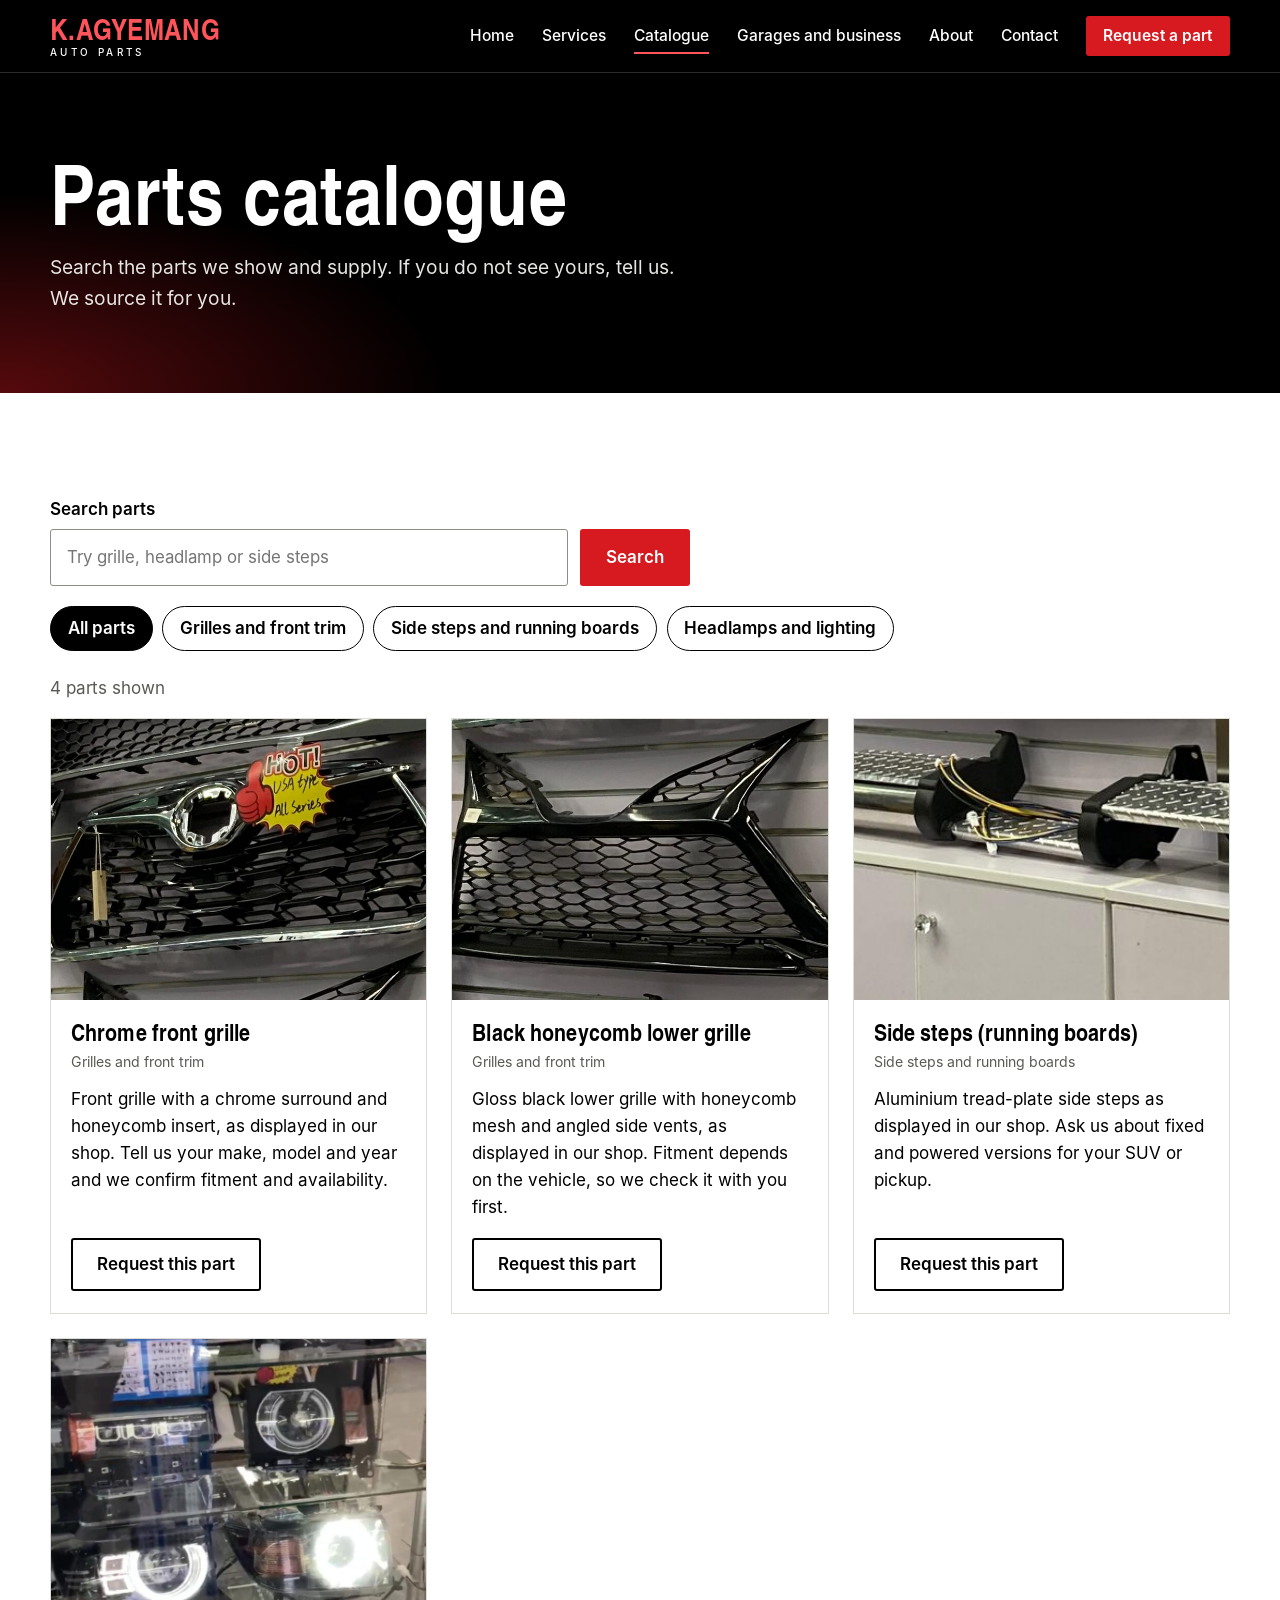
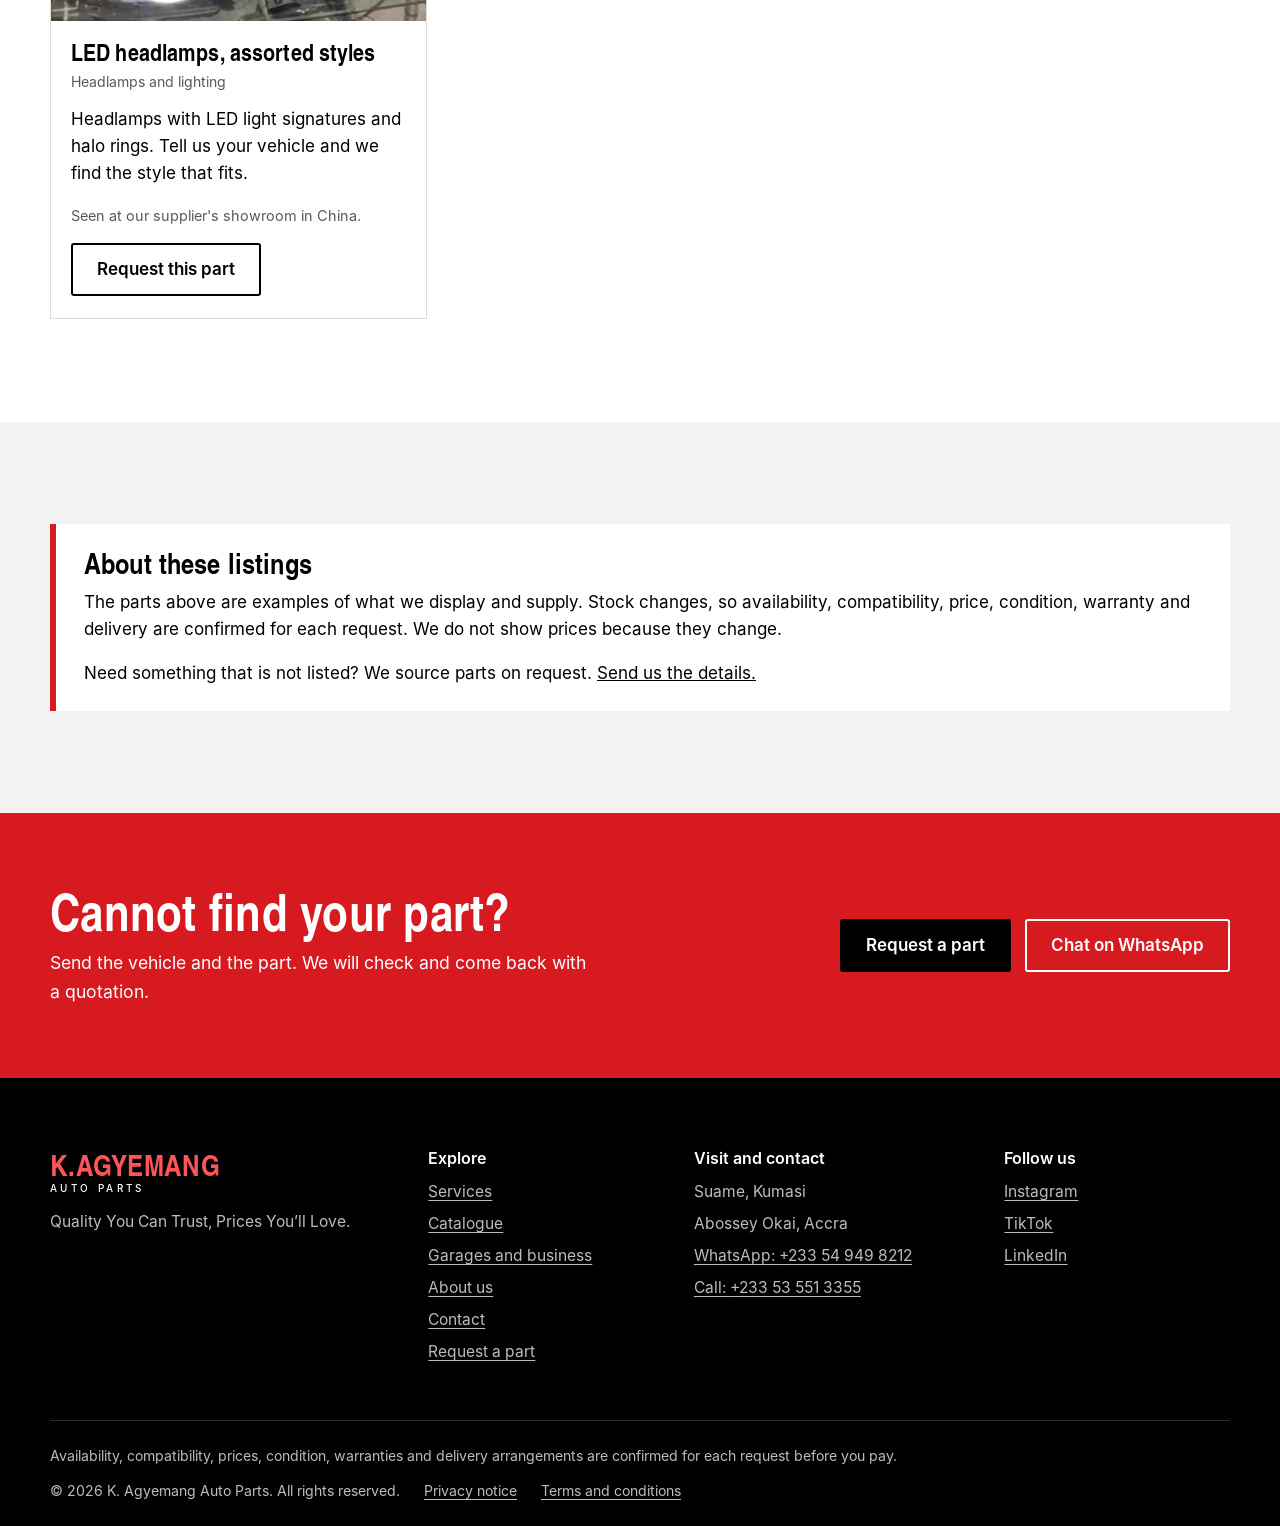
<file: catalogue.html>
<!doctype html>
<html lang="en">
<head>
  <meta charset="utf-8">
  <meta name="viewport" content="width=device-width, initial-scale=1">
  <title>Parts catalogue | K. Agyemang Auto Parts</title>
  <meta name="description" content="Search car body parts shown by K. Agyemang Auto Parts in Kumasi and Accra. If you do not see your part, we source it on request.">
  <meta name="theme-color" content="#000000">
  <link rel="icon" href="favicon.svg" type="image/svg+xml">

  <!-- Social sharing (Open Graph) -->
  <meta property="og:type" content="website">
  <meta property="og:site_name" content="K. Agyemang Auto Parts">
  <meta property="og:title" content="Parts catalogue | K. Agyemang Auto Parts">
  <meta property="og:description" content="Search car body parts shown by K. Agyemang Auto Parts in Kumasi and Accra. If you do not see your part, we source it on request.">
  <meta property="og:image" content="https://davidagyemang.github.io/k-agyemang-auto-parts/og-image.jpg">
  <meta property="og:url" content="https://davidagyemang.github.io/k-agyemang-auto-parts/catalogue.html">
  <meta name="twitter:card" content="summary_large_image">

  <link rel="preload" href="heros-cn-bold.woff" as="font" type="font/woff" crossorigin>
  <script>document.documentElement.classList.add("js");</script>
  <link rel="stylesheet" href="style.css?v=3">
</head>
<body>
<a class="skip-link" href="#main">Skip to main content</a>
<header class="site-header">
  <div class="container header-inner">
    <a class="brand" href="index.html" aria-label="K. Agyemang Auto Parts, home">
      <span class="brand-name">K.AGYEMANG</span>
      <span class="brand-sub">AUTO PARTS</span>
    </a>
    <button class="nav-toggle" type="button" aria-expanded="false" aria-controls="site-nav">Menu</button>
    <nav class="site-nav" id="site-nav" aria-label="Main">
      <ul>
          <li><a href="index.html">Home</a></li>
          <li><a href="services.html">Services</a></li>
          <li><a href="catalogue.html" aria-current="page">Catalogue</a></li>
          <li><a href="garages.html">Garages and business</a></li>
          <li><a href="about.html">About</a></li>
          <li><a href="contact.html">Contact</a></li>
          <li><a class="nav-cta" href="request.html">Request a part</a></li>
      </ul>
    </nav>
  </div>
</header>
<main id="main">
    <section class="page-head">
      <div class="container">
        <h1>Parts catalogue</h1>
        <p>Search the parts we show and supply. If you do not see yours, tell us. We source it for you.</p>
      </div>
    </section>

    <section class="section section--light" aria-label="Catalogue">
      <div class="container">
        <form class="catalogue-search" id="catalogue-form" role="search" aria-label="Search the catalogue">
          <label for="cat-q">Search parts</label>
          <div class="search-row">
            <input id="cat-q" name="q" type="search" placeholder="Try grille, headlamp or side steps" autocomplete="off" maxlength="80">
            <button class="btn btn--red" type="submit">Search</button>
          </div>
        </form>

        <div class="cat-filters" id="cat-filters" role="group" aria-label="Filter by category"></div>

        <div class="cat-toolbar">
          <p id="cat-count" role="status" aria-live="polite"></p>
          <button type="button" id="cat-clear" class="link-button" hidden>Clear search</button>
        </div>

        <div class="cat-grid" id="cat-grid"></div>

        <div class="notice cat-empty" id="cat-empty" hidden>
          <h2>Not in the catalogue yet</h2>
          <p id="cat-empty-text"></p>
          <p style="margin:0"><a class="btn btn--red" id="cat-empty-link" href="request.html#request-form">Request a part</a></p>
        </div>

        <noscript>
          <p>The catalogue needs JavaScript to show parts. You can still <a href="request.html">send a part request</a> or message us on WhatsApp.</p>
        </noscript>
      </div>
    </section>

    <section class="section section--mist" aria-labelledby="how-title">
      <div class="container">
        <div class="notice">
          <h2 id="how-title">About these listings</h2>
          <p>The parts above are examples of what we display and supply. Stock changes, so availability, compatibility, price, condition, warranty and delivery are confirmed for each request. We do not show prices because they change.</p>
          <p style="margin:0">Need something that is not listed? We source parts on request. <a href="request.html">Send us the details.</a></p>
        </div>
      </div>
    </section>

    <section class="band" aria-labelledby="band-title">
      <div class="container band-inner">
        <div>
          <h2 id="band-title">Cannot find your part?</h2>
          <p>Send the vehicle and the part. We will check and come back with a quotation.</p>
        </div>
        <div class="btn-row">
          <a class="btn btn--dark" href="request.html">Request a part</a>
          <a class="btn btn--outline-light" data-wa href="contact.html">Chat on WhatsApp</a>
        </div>
      </div>
    </section>
</main>
<footer class="site-footer">
  <div class="container">
    <div class="footer-grid">
      <div>
        <a class="brand" href="index.html" aria-label="K. Agyemang Auto Parts, home">
          <span class="brand-name">K.AGYEMANG</span>
          <span class="brand-sub">AUTO PARTS</span>
        </a>
        <p class="footer-tagline">Quality You Can Trust, Prices You&rsquo;ll Love.</p>
      </div>
      <div>
        <h2>Explore</h2>
        <ul>
          <li><a href="services.html">Services</a></li>
          <li><a href="catalogue.html">Catalogue</a></li>
          <li><a href="garages.html">Garages and business</a></li>
          <li><a href="about.html">About us</a></li>
          <li><a href="contact.html">Contact</a></li>
          <li><a href="request.html">Request a part</a></li>
        </ul>
      </div>
      <div>
        <h2>Visit and contact</h2>
        <ul>
          <li>Suame, Kumasi</li>
          <li>Abossey Okai, Accra</li>
          <li><a data-wa href="contact.html">WhatsApp: <span data-text="whatsappDisplay">Message us</span></a></li>
          <li><a data-tel href="contact.html">Call: <span data-text="phoneDisplay"></span></a></li>
          <li data-requires="email"><a data-email data-fill href="contact.html">Email</a></li>
        </ul>
      </div>
      <div>
        <h2>Follow us</h2>
        <ul>
          <li><a data-social="instagram" href="contact.html">Instagram</a></li>
          <li><a data-social="tiktok" href="contact.html">TikTok</a></li>
          <li><a data-social="linkedin" href="contact.html">LinkedIn</a></li>
        </ul>
      </div>
    </div>
    <div class="footer-base">
      <p>Availability, compatibility, prices, condition, warranties and delivery arrangements are confirmed for each request before you pay.</p>
      <div class="footer-legal">
        <span>&copy; <span data-year>2026</span> K. Agyemang Auto Parts. All rights reserved.</span>
        <a href="privacy.html">Privacy notice</a>
        <a href="terms.html">Terms and conditions</a>
      </div>
    </div>
  </div>
</footer>
<script src="config.js?v=3"></script>
<script src="main.js?v=3"></script>
<script src="parts-data.js?v=3"></script>
<script src="catalogue.js?v=3"></script>
</body>
</html>
</file>
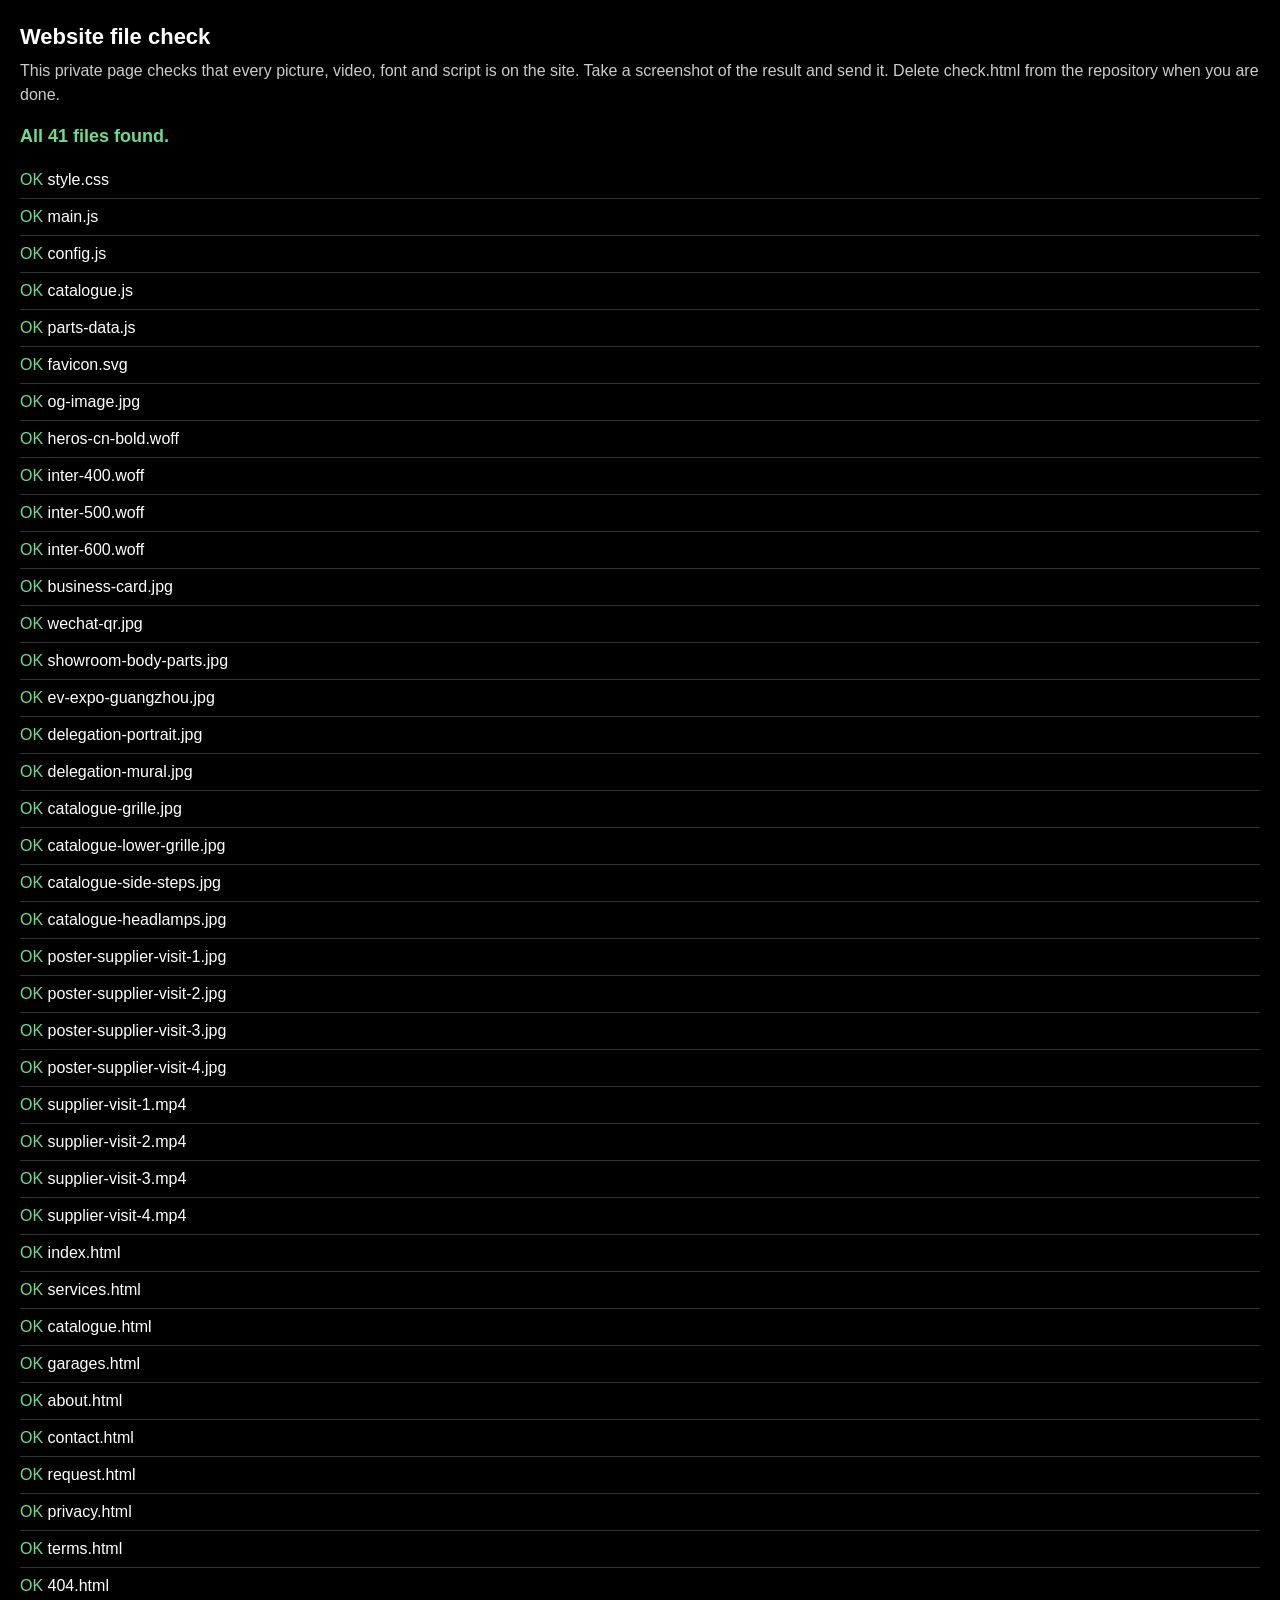
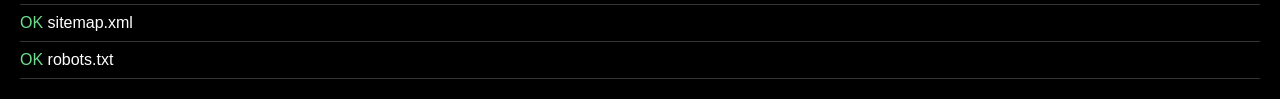
<file: check.html>
<!doctype html>
<html lang="en">
<head>
<meta charset="utf-8">
<meta name="viewport" content="width=device-width, initial-scale=1">
<meta name="robots" content="noindex, nofollow">
<title>File check</title>
<style>
body{font:16px/1.5 Arial,sans-serif;margin:0;padding:20px;background:#000;color:#fff}
h1{font-size:22px;margin:0 0 6px}
p{color:#ccc;margin:0 0 16px}
.sum{font-size:18px;font-weight:bold;margin:12px 0}
.ok{color:#6fdc8c}.bad{color:#ff5459}
ul{list-style:none;padding:0;margin:0}
li{padding:6px 0;border-bottom:1px solid #333;word-break:break-all}
</style>
</head>
<body>
<h1>Website file check</h1>
<p>This private page checks that every picture, video, font and script is on the site. Take a screenshot of the result and send it. Delete check.html from the repository when you are done.</p>
<div class="sum" id="sum">Checking...</div>
<ul id="list"></ul>
<script>
var files=["style.css","main.js","config.js","catalogue.js","parts-data.js","favicon.svg","og-image.jpg",
"heros-cn-bold.woff","inter-400.woff","inter-500.woff","inter-600.woff",
"business-card.jpg","wechat-qr.jpg","showroom-body-parts.jpg","ev-expo-guangzhou.jpg","delegation-portrait.jpg","delegation-mural.jpg",
"catalogue-grille.jpg","catalogue-lower-grille.jpg","catalogue-side-steps.jpg","catalogue-headlamps.jpg",
"poster-supplier-visit-1.jpg","poster-supplier-visit-2.jpg","poster-supplier-visit-3.jpg","poster-supplier-visit-4.jpg",
"supplier-visit-1.mp4","supplier-visit-2.mp4","supplier-visit-3.mp4","supplier-visit-4.mp4",
"index.html","services.html","catalogue.html","garages.html","about.html","contact.html","request.html","privacy.html","terms.html","404.html","sitemap.xml","robots.txt"];
var list=document.getElementById("list"),sum=document.getElementById("sum"),bad=0,done=0;
files.forEach(function(f){
  var li=document.createElement("li");li.textContent=f+" ...";list.appendChild(li);
  fetch(f+"?check="+Date.now(),{method:"GET",headers:{Range:"bytes=0-0"}}).then(function(r){
    var okk=r.status===200||r.status===206;
    if(!okk)bad++;
    li.innerHTML=(okk?'<span class="ok">OK</span> ':'<span class="bad">MISSING ('+r.status+')</span> ')+f;
  }).catch(function(){bad++;li.innerHTML='<span class="bad">ERROR</span> '+f;}).then(function(){
    done++;
    if(done===files.length){sum.innerHTML=bad===0?'<span class="ok">All '+files.length+' files found.</span>':'<span class="bad">'+bad+' file(s) missing. See the red lines.</span>';}
  });
});
</script>
</body>
</html>
</file>
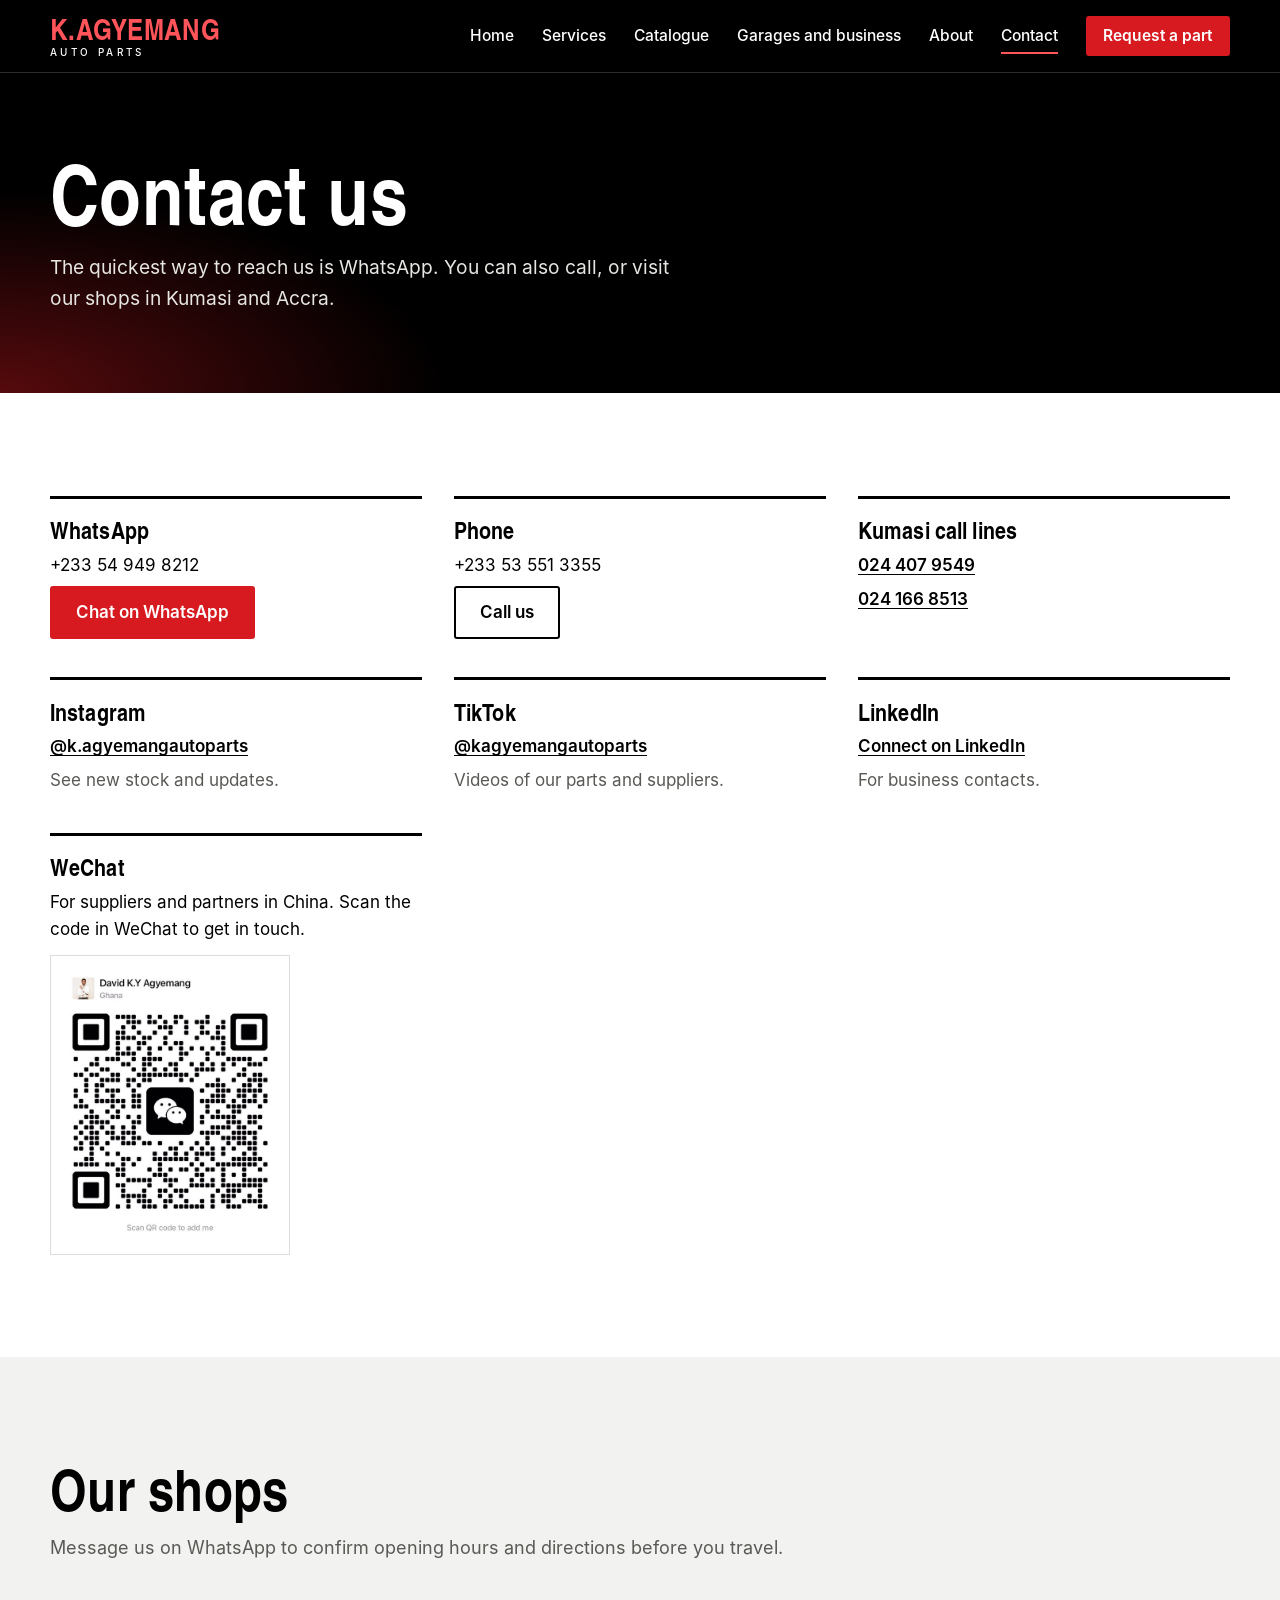
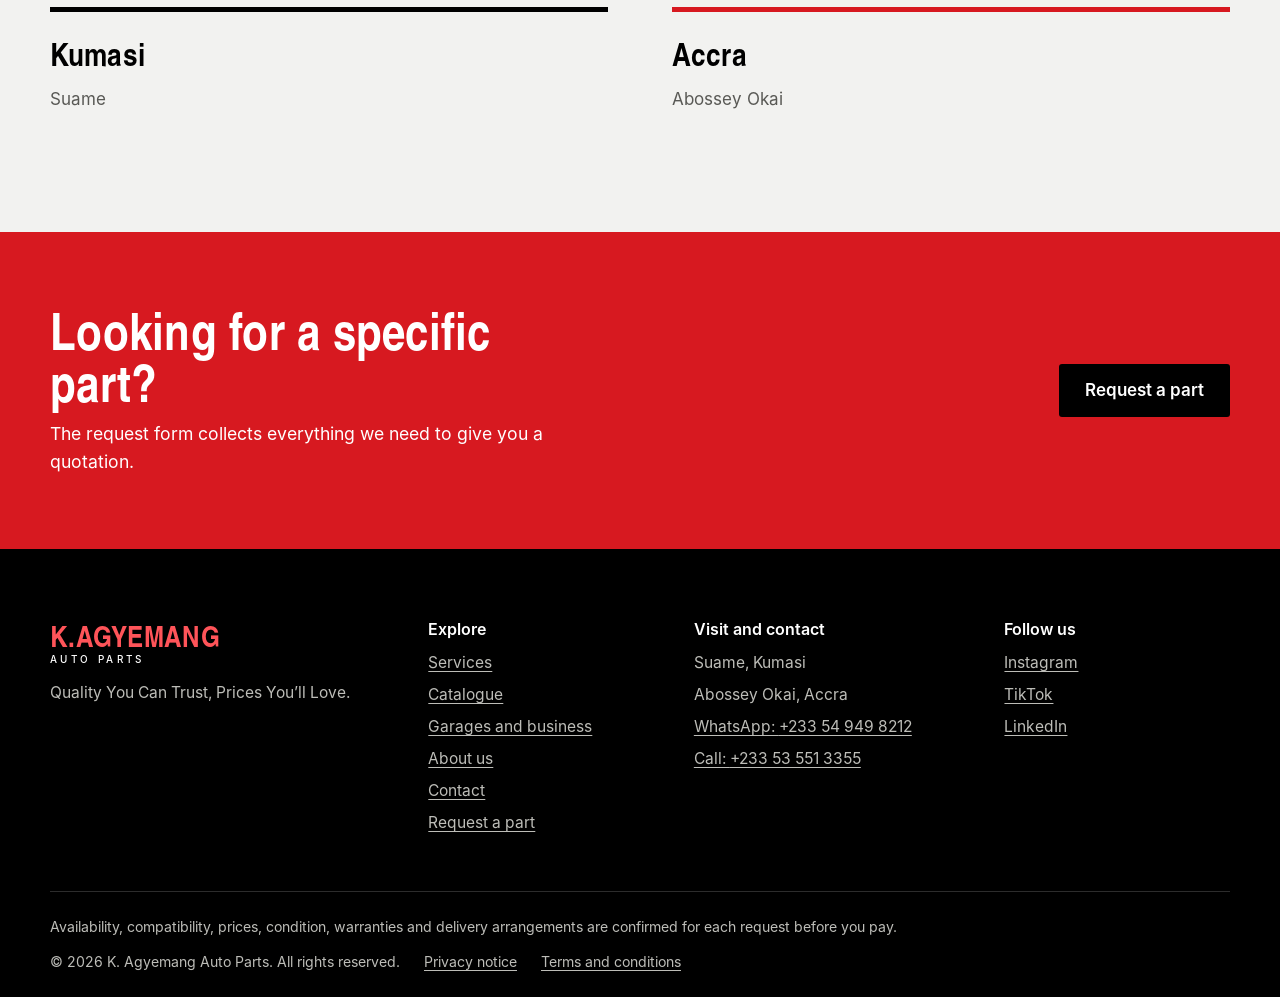
<file: contact.html>
<!doctype html>
<html lang="en">
<head>
  <meta charset="utf-8">
  <meta name="viewport" content="width=device-width, initial-scale=1">
  <title>Contact | K. Agyemang Auto Parts</title>
  <meta name="description" content="Contact K. Agyemang Auto Parts by WhatsApp, phone, Instagram or LinkedIn, or visit our shops in Suame, Kumasi and Abossey Okai, Accra.">
  <meta name="theme-color" content="#000000">
  <link rel="icon" href="favicon.svg" type="image/svg+xml">

  <!-- Social sharing (Open Graph) -->
  <meta property="og:type" content="website">
  <meta property="og:site_name" content="K. Agyemang Auto Parts">
  <meta property="og:title" content="Contact | K. Agyemang Auto Parts">
  <meta property="og:description" content="Contact K. Agyemang Auto Parts by WhatsApp, phone, Instagram or LinkedIn, or visit our shops in Suame, Kumasi and Abossey Okai, Accra.">
  <meta property="og:image" content="https://davidagyemang.github.io/k-agyemang-auto-parts/og-image.jpg">
  <meta property="og:url" content="https://davidagyemang.github.io/k-agyemang-auto-parts/contact.html">
  <meta name="twitter:card" content="summary_large_image">

  <link rel="preload" href="heros-cn-bold.woff" as="font" type="font/woff" crossorigin>
  <script>document.documentElement.classList.add("js");</script>
  <link rel="stylesheet" href="style.css?v=3">
</head>
<body>
<a class="skip-link" href="#main">Skip to main content</a>
<header class="site-header">
  <div class="container header-inner">
    <a class="brand" href="index.html" aria-label="K. Agyemang Auto Parts, home">
      <span class="brand-name">K.AGYEMANG</span>
      <span class="brand-sub">AUTO PARTS</span>
    </a>
    <button class="nav-toggle" type="button" aria-expanded="false" aria-controls="site-nav">Menu</button>
    <nav class="site-nav" id="site-nav" aria-label="Main">
      <ul>
          <li><a href="index.html">Home</a></li>
          <li><a href="services.html">Services</a></li>
          <li><a href="catalogue.html">Catalogue</a></li>
          <li><a href="garages.html">Garages and business</a></li>
          <li><a href="about.html">About</a></li>
          <li><a href="contact.html" aria-current="page">Contact</a></li>
          <li><a class="nav-cta" href="request.html">Request a part</a></li>
      </ul>
    </nav>
  </div>
</header>
<main id="main">
    <section class="page-head">
      <div class="container">
        <h1>Contact us</h1>
        <p>The quickest way to reach us is WhatsApp. You can also call, or visit our shops in Kumasi and Accra.</p>
      </div>
    </section>

    <section class="section section--light" aria-labelledby="ways-title">
      <div class="container">
        <h2 class="visually-hidden" id="ways-title">Ways to reach us</h2>
        <div class="contact-grid">
          <div class="contact-item">
            <h3>WhatsApp</h3>
            <p><span data-text="whatsappDisplay"></span></p>
            <p><a class="btn btn--red" data-wa href="contact.html">Chat on WhatsApp</a></p>
          </div>
          <div class="contact-item">
            <h3>Phone</h3>
            <p><span data-text="phoneDisplay"></span></p>
            <p><a class="btn btn--outline" data-tel href="contact.html">Call us</a></p>
          </div>
          <div class="contact-item">
            <h3>Kumasi call lines</h3>
            <p><a href="tel:+233244079549">024 407 9549</a></p>
            <p><a href="tel:+233241668513">024 166 8513</a></p>
          </div>
          <div class="contact-item" data-requires="email">
            <h3>Email</h3>
            <p><a data-email data-fill href="contact.html">Email us</a></p>
          </div>
          <div class="contact-item">
            <h3>Instagram</h3>
            <p><a data-social="instagram" href="contact.html">@k.agyemangautoparts</a></p>
            <p class="muted">See new stock and updates.</p>
          </div>
          <div class="contact-item">
            <h3>TikTok</h3>
            <p><a data-social="tiktok" href="contact.html">@kagyemangautoparts</a></p>
            <p class="muted">Videos of our parts and suppliers.</p>
          </div>
          <div class="contact-item">
            <h3>LinkedIn</h3>
            <p><a data-social="linkedin" href="contact.html">Connect on LinkedIn</a></p>
            <p class="muted">For business contacts.</p>
          </div>
          <div class="contact-item">
            <h3>WeChat</h3>
            <p>For suppliers and partners in China. Scan the code in WeChat to get in touch.</p>
            <img src="wechat-qr.jpg" width="600" height="750" loading="lazy" alt="WeChat QR code for K. Agyemang Auto Parts.">
          </div>
        </div>
      </div>
    </section>

    <section class="section section--mist" aria-labelledby="loc-title">
      <div class="container">
        <div class="section-head">
          <h2 id="loc-title">Our shops</h2>
          <p>Message us on WhatsApp to confirm opening hours and directions before you travel.</p>
        </div>
        <div class="paths">
          <div class="path"><h3>Kumasi</h3><p>Suame</p></div>
          <div class="path path--sourced"><h3>Accra</h3><p>Abossey Okai</p></div>
        </div>
      </div>
    </section>

    <section class="band" aria-labelledby="band-title">
      <div class="container band-inner">
        <div>
          <h2 id="band-title">Looking for a specific part?</h2>
          <p>The request form collects everything we need to give you a quotation.</p>
        </div>
        <div class="btn-row">
          <a class="btn btn--dark" href="request.html">Request a part</a>
        </div>
      </div>
    </section>
</main>
<footer class="site-footer">
  <div class="container">
    <div class="footer-grid">
      <div>
        <a class="brand" href="index.html" aria-label="K. Agyemang Auto Parts, home">
          <span class="brand-name">K.AGYEMANG</span>
          <span class="brand-sub">AUTO PARTS</span>
        </a>
        <p class="footer-tagline">Quality You Can Trust, Prices You&rsquo;ll Love.</p>
      </div>
      <div>
        <h2>Explore</h2>
        <ul>
          <li><a href="services.html">Services</a></li>
          <li><a href="catalogue.html">Catalogue</a></li>
          <li><a href="garages.html">Garages and business</a></li>
          <li><a href="about.html">About us</a></li>
          <li><a href="contact.html">Contact</a></li>
          <li><a href="request.html">Request a part</a></li>
        </ul>
      </div>
      <div>
        <h2>Visit and contact</h2>
        <ul>
          <li>Suame, Kumasi</li>
          <li>Abossey Okai, Accra</li>
          <li><a data-wa href="contact.html">WhatsApp: <span data-text="whatsappDisplay">Message us</span></a></li>
          <li><a data-tel href="contact.html">Call: <span data-text="phoneDisplay"></span></a></li>
          <li data-requires="email"><a data-email data-fill href="contact.html">Email</a></li>
        </ul>
      </div>
      <div>
        <h2>Follow us</h2>
        <ul>
          <li><a data-social="instagram" href="contact.html">Instagram</a></li>
          <li><a data-social="tiktok" href="contact.html">TikTok</a></li>
          <li><a data-social="linkedin" href="contact.html">LinkedIn</a></li>
        </ul>
      </div>
    </div>
    <div class="footer-base">
      <p>Availability, compatibility, prices, condition, warranties and delivery arrangements are confirmed for each request before you pay.</p>
      <div class="footer-legal">
        <span>&copy; <span data-year>2026</span> K. Agyemang Auto Parts. All rights reserved.</span>
        <a href="privacy.html">Privacy notice</a>
        <a href="terms.html">Terms and conditions</a>
      </div>
    </div>
  </div>
</footer>
<script src="config.js?v=3"></script>
<script src="main.js?v=3"></script>
</body>
</html>
</file>
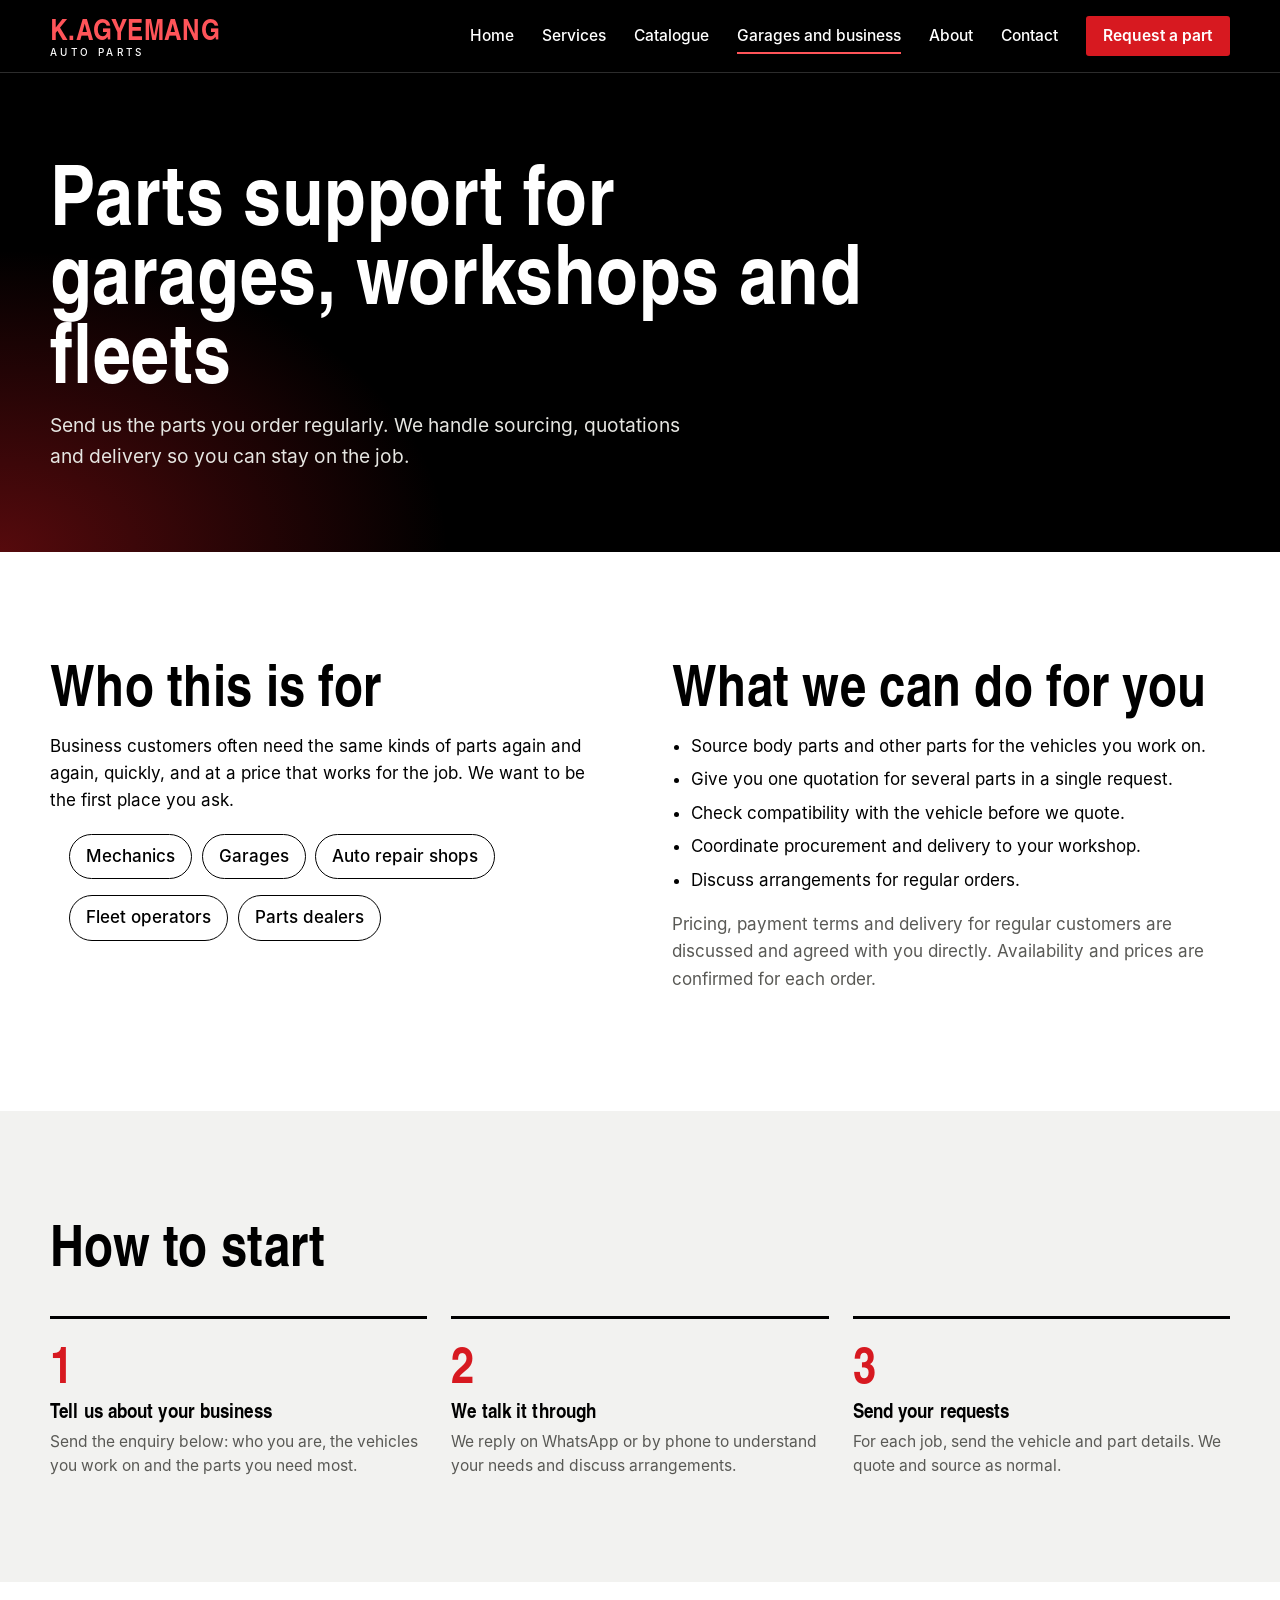
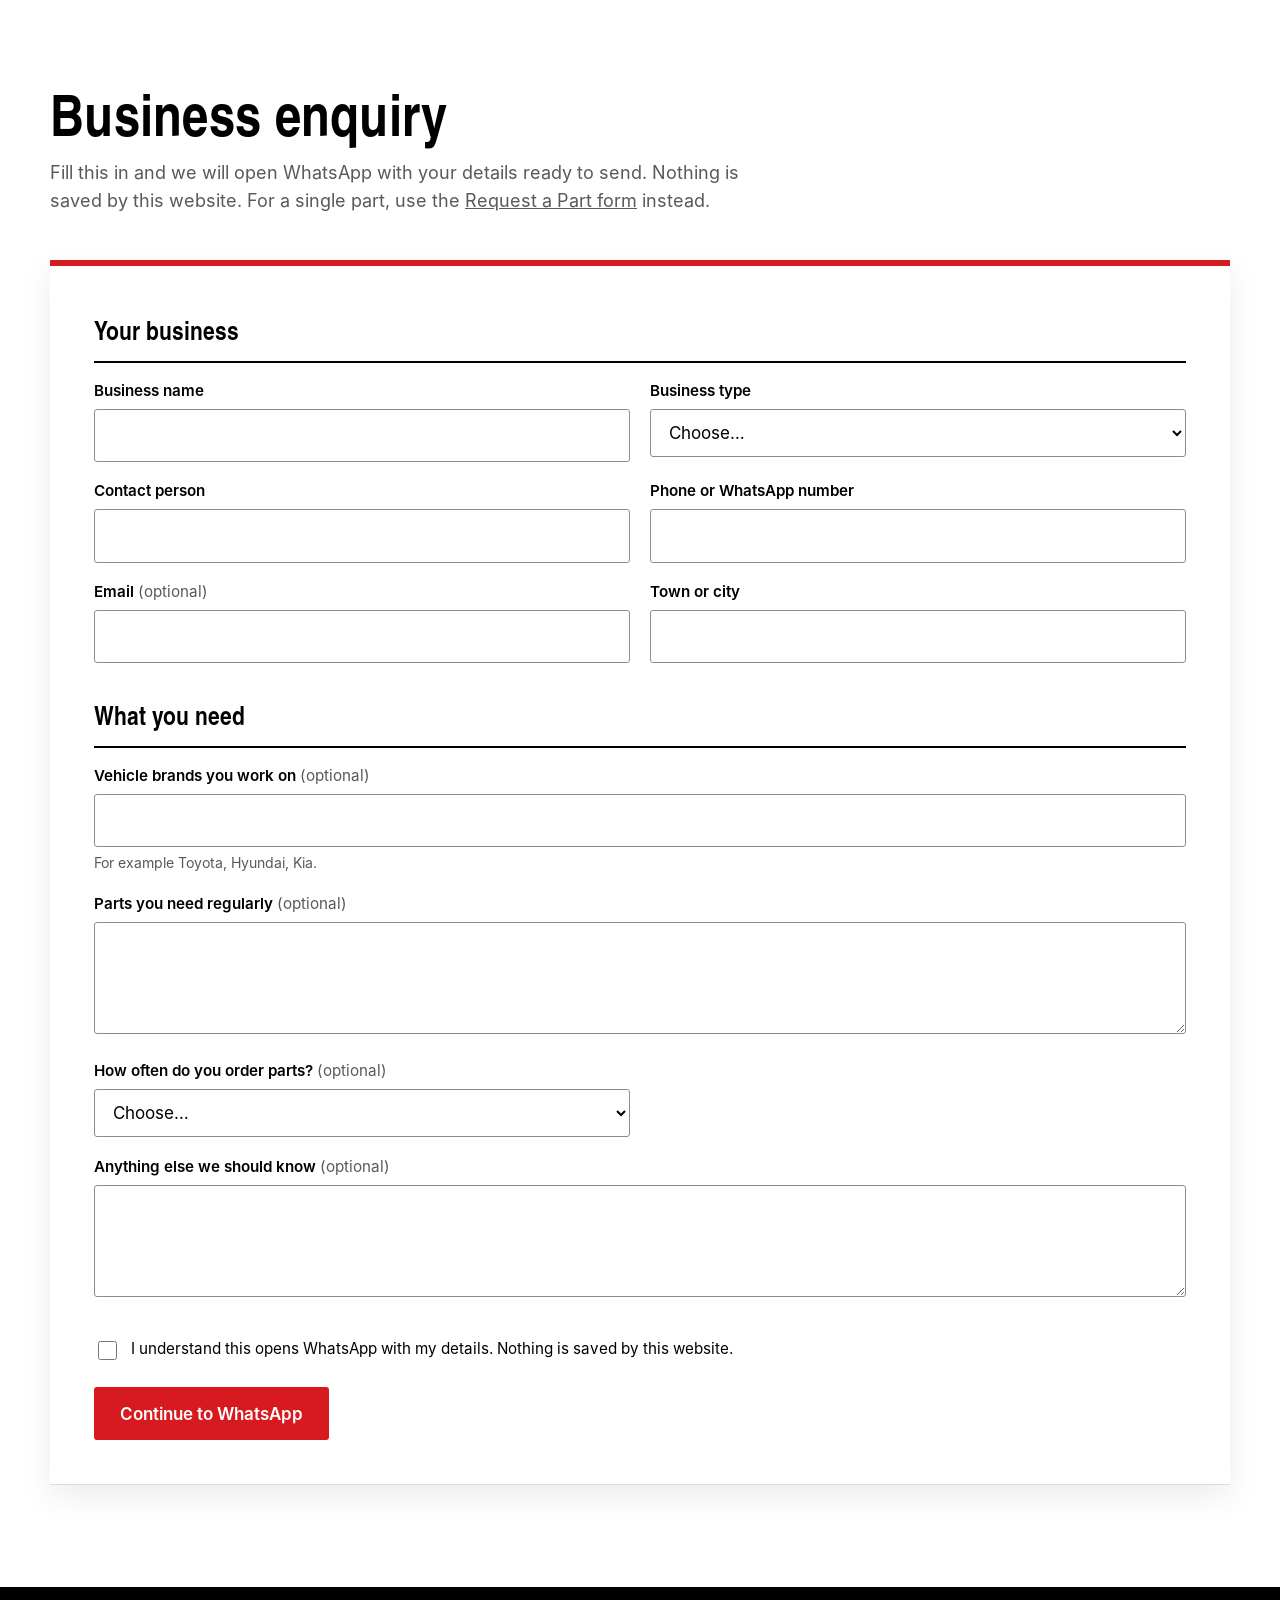
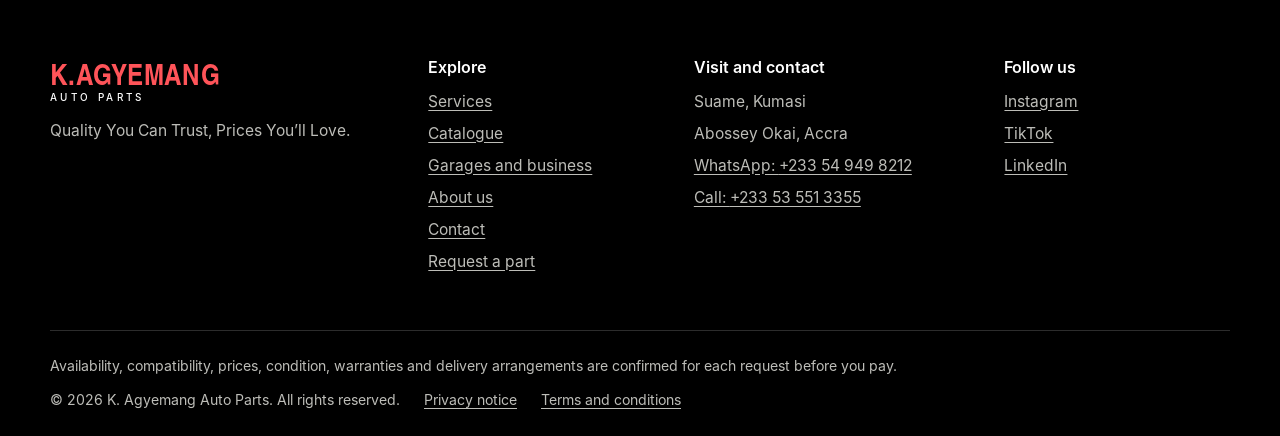
<file: garages.html>
<!doctype html>
<html lang="en">
<head>
  <meta charset="utf-8">
  <meta name="viewport" content="width=device-width, initial-scale=1">
  <title>Garages and business customers | K. Agyemang Auto Parts</title>
  <meta name="description" content="Parts sourcing support for mechanics, garages, workshops and fleet operators in Ghana. Send your regular parts list and ask about business arrangements.">
  <meta name="theme-color" content="#000000">
  <link rel="icon" href="favicon.svg" type="image/svg+xml">

  <!-- Social sharing (Open Graph) -->
  <meta property="og:type" content="website">
  <meta property="og:site_name" content="K. Agyemang Auto Parts">
  <meta property="og:title" content="Garages and business customers | K. Agyemang Auto Parts">
  <meta property="og:description" content="Parts sourcing support for mechanics, garages, workshops and fleet operators in Ghana. Send your regular parts list and ask about business arrangements.">
  <meta property="og:image" content="https://davidagyemang.github.io/k-agyemang-auto-parts/og-image.jpg">
  <meta property="og:url" content="https://davidagyemang.github.io/k-agyemang-auto-parts/garages.html">
  <meta name="twitter:card" content="summary_large_image">

  <link rel="preload" href="heros-cn-bold.woff" as="font" type="font/woff" crossorigin>
  <script>document.documentElement.classList.add("js");</script>
  <link rel="stylesheet" href="style.css?v=3">
</head>
<body>
<a class="skip-link" href="#main">Skip to main content</a>
<header class="site-header">
  <div class="container header-inner">
    <a class="brand" href="index.html" aria-label="K. Agyemang Auto Parts, home">
      <span class="brand-name">K.AGYEMANG</span>
      <span class="brand-sub">AUTO PARTS</span>
    </a>
    <button class="nav-toggle" type="button" aria-expanded="false" aria-controls="site-nav">Menu</button>
    <nav class="site-nav" id="site-nav" aria-label="Main">
      <ul>
          <li><a href="index.html">Home</a></li>
          <li><a href="services.html">Services</a></li>
          <li><a href="catalogue.html">Catalogue</a></li>
          <li><a href="garages.html" aria-current="page">Garages and business</a></li>
          <li><a href="about.html">About</a></li>
          <li><a href="contact.html">Contact</a></li>
          <li><a class="nav-cta" href="request.html">Request a part</a></li>
      </ul>
    </nav>
  </div>
</header>
<main id="main">
    <section class="page-head">
      <div class="container">
        <h1>Parts support for garages, workshops and fleets</h1>
        <p>Send us the parts you order regularly. We handle sourcing, quotations and delivery so you can stay on the job.</p>
      </div>
    </section>

    <section class="section section--light" aria-labelledby="who-title">
      <div class="container two-col">
        <div class="prose">
          <h2 id="who-title">Who this is for</h2>
          <p>Business customers often need the same kinds of parts again and again, quickly, and at a price that works for the job. We want to be the first place you ask.</p>
          <ul class="audience-list" aria-label="Business customer types">
            <li>Mechanics</li><li>Garages</li><li>Auto repair shops</li><li>Fleet operators</li><li>Parts dealers</li>
          </ul>
        </div>
        <div class="prose">
          <h2>What we can do for you</h2>
          <ul>
            <li>Source body parts and other parts for the vehicles you work on.</li>
            <li>Give you one quotation for several parts in a single request.</li>
            <li>Check compatibility with the vehicle before we quote.</li>
            <li>Coordinate procurement and delivery to your workshop.</li>
            <li>Discuss arrangements for regular orders.</li>
          </ul>
          <p class="muted">Pricing, payment terms and delivery for regular customers are discussed and agreed with you directly. Availability and prices are confirmed for each order.</p>
        </div>
      </div>
    </section>

    <section class="section section--mist" aria-labelledby="start-title">
      <div class="container">
        <div class="section-head">
          <h2 id="start-title">How to start</h2>
        </div>
        <ol class="steps steps--three">
          <li class="step"><h3>Tell us about your business</h3><p>Send the enquiry below: who you are, the vehicles you work on and the parts you need most.</p></li>
          <li class="step"><h3>We talk it through</h3><p>We reply on WhatsApp or by phone to understand your needs and discuss arrangements.</p></li>
          <li class="step"><h3>Send your requests</h3><p>For each job, send the vehicle and part details. We quote and source as normal.</p></li>
        </ol>
      </div>
    </section>

    <section class="section section--light" aria-labelledby="enquiry-title">
      <div class="container">
        <div class="section-head">
          <h2 id="enquiry-title">Business enquiry</h2>
          <p>Fill this in and we will open WhatsApp with your details ready to send. Nothing is saved by this website. For a single part, use the <a href="request.html">Request a Part form</a> instead.</p>
        </div>
        <div class="form-slip">
          <form id="business-form" data-builder="business" novalidate>
            <div class="form-summary" role="alert" hidden></div>
            <fieldset class="form-group">
              <legend>Your business</legend>
              <div class="form-grid">
        <div class="field">
          <label for="business">Business name</label>
          <input id="business" name="business" type="text" data-rules="required" data-label="your business name" aria-required="true" aria-describedby="business-error" autocomplete="organization">
          <p class="field-error" id="business-error"></p>
        </div>
        <div class="field">
          <label for="businessType">Business type</label>
          <select id="businessType" name="businessType" data-rules="choose" data-label="your business type" aria-required="true" aria-describedby="businessType-error">
            <option value="">Choose&hellip;</option><option value="garage">Garage or workshop</option><option value="mechanic">Mechanic</option><option value="fleet">Fleet operator</option><option value="dealer">Parts dealer</option><option value="other">Other</option>
          </select>
          <p class="field-error" id="businessType-error"></p>
        </div>
        <div class="field">
          <label for="name">Contact person</label>
          <input id="name" name="name" type="text" data-rules="required" data-label="a contact name" aria-required="true" aria-describedby="name-error" autocomplete="name">
          <p class="field-error" id="name-error"></p>
        </div>
        <div class="field">
          <label for="phone">Phone or WhatsApp number</label>
          <input id="phone" name="phone" type="tel" data-rules="phone" aria-required="true" aria-describedby="phone-error" autocomplete="tel">
          <p class="field-error" id="phone-error"></p>
        </div>
        <div class="field">
          <label for="email">Email <span class="optional">(optional)</span></label>
          <input id="email" name="email" type="email" data-rules="email" aria-describedby="email-error" autocomplete="email">
          <p class="field-error" id="email-error"></p>
        </div>
        <div class="field">
          <label for="location">Town or city</label>
          <input id="location" name="location" type="text" data-rules="required" data-label="your town or city" aria-required="true" aria-describedby="location-error" >
          <p class="field-error" id="location-error"></p>
        </div>

              </div>
            </fieldset>
            <fieldset class="form-group">
              <legend>What you need</legend>
              <div class="form-grid">
        <div class="field field--wide">
          <label for="brands">Vehicle brands you work on <span class="optional">(optional)</span></label>
          <input id="brands" name="brands" type="text" aria-describedby="brands-error brands-hint" >
          <p class="field-hint" id="brands-hint">For example Toyota, Hyundai, Kia.</p>
          <p class="field-error" id="brands-error"></p>
        </div>
        <div class="field field--wide">
          <label for="parts">Parts you need regularly <span class="optional">(optional)</span></label>
          <textarea id="parts" name="parts" aria-describedby="parts-error" maxlength="800"></textarea>
          <p class="field-error" id="parts-error"></p>
        </div>
        <div class="field">
          <label for="frequency">How often do you order parts? <span class="optional">(optional)</span></label>
          <select id="frequency" name="frequency" aria-describedby="frequency-error">
            <option value="">Choose&hellip;</option><option value="weekly">Every week</option><option value="monthly">Every month</option><option value="sometimes">Now and then</option><option value="unsure">Not sure yet</option>
          </select>
          <p class="field-error" id="frequency-error"></p>
        </div>
        <div class="field field--wide">
          <label for="notes">Anything else we should know <span class="optional">(optional)</span></label>
          <textarea id="notes" name="notes" aria-describedby="notes-error" maxlength="800"></textarea>
          <p class="field-error" id="notes-error"></p>
        </div>

              </div>
            </fieldset>
            <div class="form-grid">
        <div class="field field--wide">
          <div class="check">
            <input type="checkbox" id="consent" name="consent" data-rules="checked" aria-required="true" aria-describedby="consent-error">
            <div>
              <label for="consent">I understand this opens WhatsApp with my details. Nothing is saved by this website.</label>
              <p class="field-error" id="consent-error"></p>
            </div>
          </div>
        </div>

            </div>
            <div class="btn-row" style="margin-top:1.5rem">
              <button class="btn btn--red" type="submit">Continue to WhatsApp</button>
            </div>
          </form>
          <div class="result" hidden></div>
        </div>
      </div>
    </section>
</main>
<footer class="site-footer">
  <div class="container">
    <div class="footer-grid">
      <div>
        <a class="brand" href="index.html" aria-label="K. Agyemang Auto Parts, home">
          <span class="brand-name">K.AGYEMANG</span>
          <span class="brand-sub">AUTO PARTS</span>
        </a>
        <p class="footer-tagline">Quality You Can Trust, Prices You&rsquo;ll Love.</p>
      </div>
      <div>
        <h2>Explore</h2>
        <ul>
          <li><a href="services.html">Services</a></li>
          <li><a href="catalogue.html">Catalogue</a></li>
          <li><a href="garages.html">Garages and business</a></li>
          <li><a href="about.html">About us</a></li>
          <li><a href="contact.html">Contact</a></li>
          <li><a href="request.html">Request a part</a></li>
        </ul>
      </div>
      <div>
        <h2>Visit and contact</h2>
        <ul>
          <li>Suame, Kumasi</li>
          <li>Abossey Okai, Accra</li>
          <li><a data-wa href="contact.html">WhatsApp: <span data-text="whatsappDisplay">Message us</span></a></li>
          <li><a data-tel href="contact.html">Call: <span data-text="phoneDisplay"></span></a></li>
          <li data-requires="email"><a data-email data-fill href="contact.html">Email</a></li>
        </ul>
      </div>
      <div>
        <h2>Follow us</h2>
        <ul>
          <li><a data-social="instagram" href="contact.html">Instagram</a></li>
          <li><a data-social="tiktok" href="contact.html">TikTok</a></li>
          <li><a data-social="linkedin" href="contact.html">LinkedIn</a></li>
        </ul>
      </div>
    </div>
    <div class="footer-base">
      <p>Availability, compatibility, prices, condition, warranties and delivery arrangements are confirmed for each request before you pay.</p>
      <div class="footer-legal">
        <span>&copy; <span data-year>2026</span> K. Agyemang Auto Parts. All rights reserved.</span>
        <a href="privacy.html">Privacy notice</a>
        <a href="terms.html">Terms and conditions</a>
      </div>
    </div>
  </div>
</footer>
<script src="config.js?v=3"></script>
<script src="main.js?v=3"></script>
</body>
</html>
</file>
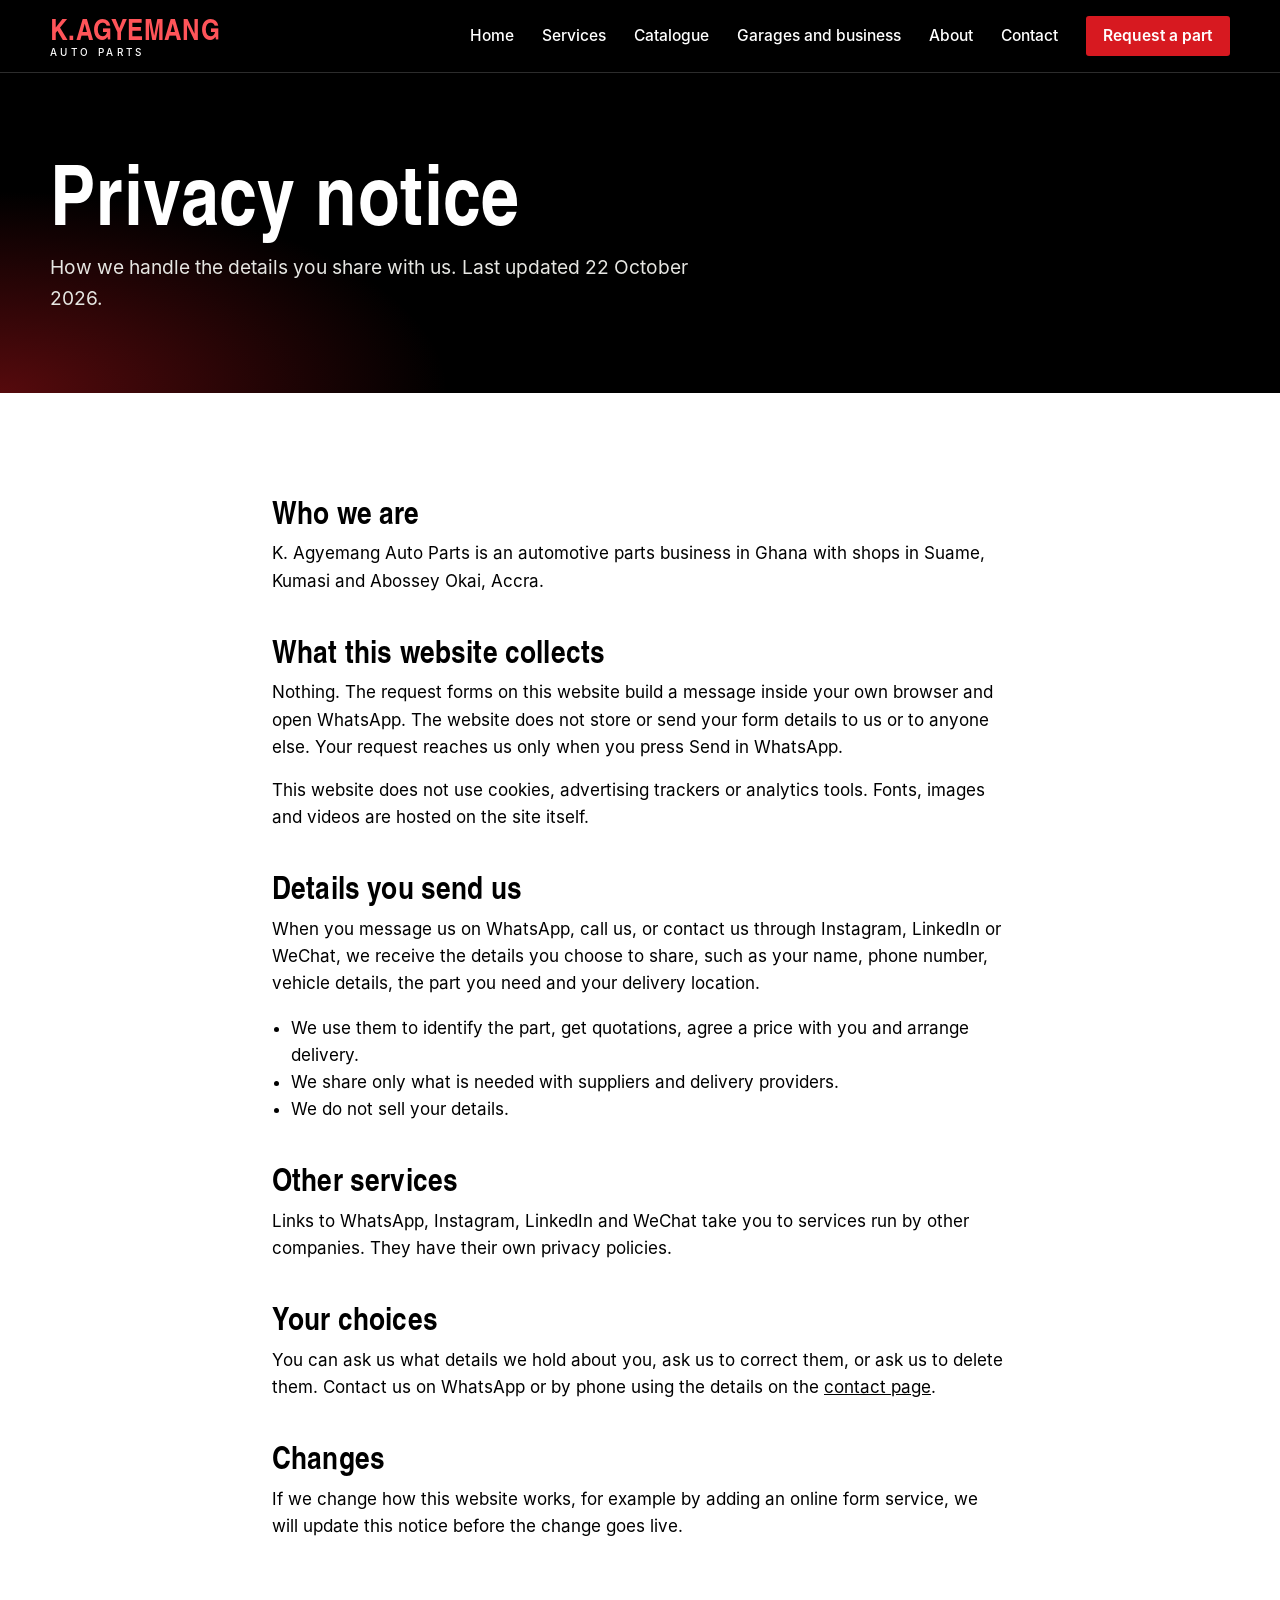
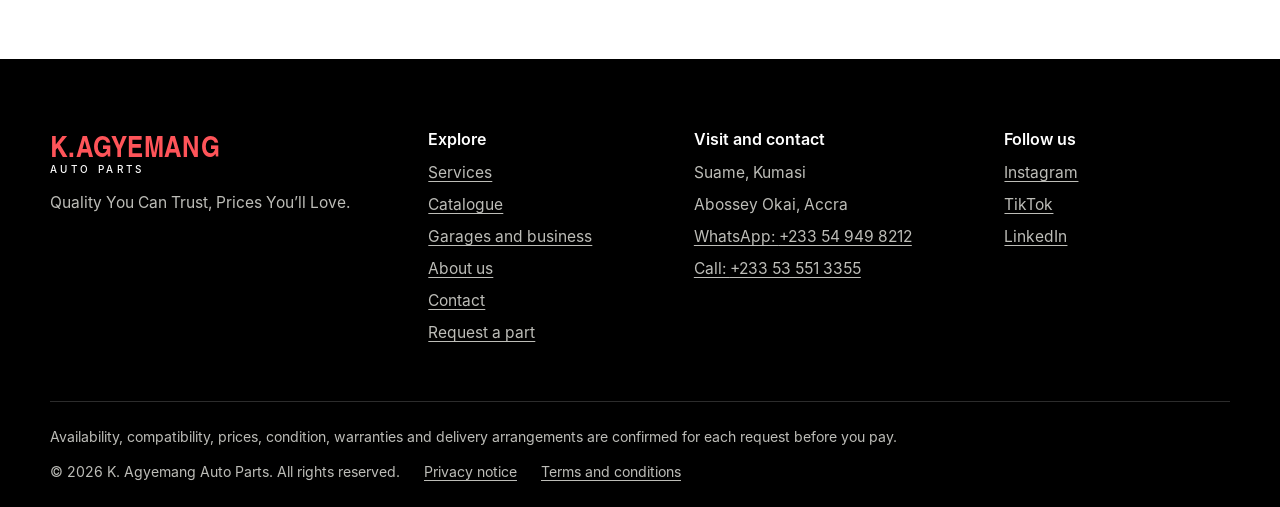
<file: privacy.html>
<!doctype html>
<html lang="en">
<head>
  <meta charset="utf-8">
  <meta name="viewport" content="width=device-width, initial-scale=1">
  <title>Privacy notice | K. Agyemang Auto Parts</title>
  <meta name="description" content="How K. Agyemang Auto Parts handles the details you share with us. This website does not store form data or use tracking cookies.">
  <meta name="theme-color" content="#000000">
  <link rel="icon" href="favicon.svg" type="image/svg+xml">

  <!-- Social sharing (Open Graph) -->
  <meta property="og:type" content="website">
  <meta property="og:site_name" content="K. Agyemang Auto Parts">
  <meta property="og:title" content="Privacy notice | K. Agyemang Auto Parts">
  <meta property="og:description" content="How K. Agyemang Auto Parts handles the details you share with us. This website does not store form data or use tracking cookies.">
  <meta property="og:image" content="https://davidagyemang.github.io/k-agyemang-auto-parts/og-image.jpg">
  <meta property="og:url" content="https://davidagyemang.github.io/k-agyemang-auto-parts/privacy.html">
  <meta name="twitter:card" content="summary_large_image">

  <link rel="preload" href="heros-cn-bold.woff" as="font" type="font/woff" crossorigin>
  <script>document.documentElement.classList.add("js");</script>
  <link rel="stylesheet" href="style.css?v=3">
</head>
<body>
<a class="skip-link" href="#main">Skip to main content</a>
<header class="site-header">
  <div class="container header-inner">
    <a class="brand" href="index.html" aria-label="K. Agyemang Auto Parts, home">
      <span class="brand-name">K.AGYEMANG</span>
      <span class="brand-sub">AUTO PARTS</span>
    </a>
    <button class="nav-toggle" type="button" aria-expanded="false" aria-controls="site-nav">Menu</button>
    <nav class="site-nav" id="site-nav" aria-label="Main">
      <ul>
          <li><a href="index.html">Home</a></li>
          <li><a href="services.html">Services</a></li>
          <li><a href="catalogue.html">Catalogue</a></li>
          <li><a href="garages.html">Garages and business</a></li>
          <li><a href="about.html">About</a></li>
          <li><a href="contact.html">Contact</a></li>
          <li><a class="nav-cta" href="request.html">Request a part</a></li>
      </ul>
    </nav>
  </div>
</header>
<main id="main">
    <section class="page-head">
      <div class="container">
        <h1>Privacy notice</h1>
        <p>How we handle the details you share with us. Last updated 22 October 2026.</p>
      </div>
    </section>

    <!-- TODO for the site owner: have this notice reviewed by a qualified person.
         Ghana's Data Protection Act, 2012 (Act 843) may apply to your business.
         See README.md, section "Legal pages". -->
    <section class="section section--light">
      <div class="container legal">
        <h2 style="margin-top:0">Who we are</h2>
        <p>K. Agyemang Auto Parts is an automotive parts business in Ghana with shops in Suame, Kumasi and Abossey Okai, Accra.</p>

        <h2>What this website collects</h2>
        <p>Nothing. The request forms on this website build a message inside your own browser and open WhatsApp. The website does not store or send your form details to us or to anyone else. Your request reaches us only when you press Send in WhatsApp.</p>
        <p>This website does not use cookies, advertising trackers or analytics tools. Fonts, images and videos are hosted on the site itself.</p>

        <h2>Details you send us</h2>
        <p>When you message us on WhatsApp, call us, or contact us through Instagram, LinkedIn or WeChat, we receive the details you choose to share, such as your name, phone number, vehicle details, the part you need and your delivery location.</p>
        <ul>
          <li>We use them to identify the part, get quotations, agree a price with you and arrange delivery.</li>
          <li>We share only what is needed with suppliers and delivery providers.</li>
          <li>We do not sell your details.</li>
        </ul>

        <h2>Other services</h2>
        <p>Links to WhatsApp, Instagram, LinkedIn and WeChat take you to services run by other companies. They have their own privacy policies.</p>

        <h2>Your choices</h2>
        <p>You can ask us what details we hold about you, ask us to correct them, or ask us to delete them. Contact us on WhatsApp or by phone using the details on the <a href="contact.html">contact page</a>.</p>

        <h2>Changes</h2>
        <p>If we change how this website works, for example by adding an online form service, we will update this notice before the change goes live.</p>
      </div>
    </section>
</main>
<footer class="site-footer">
  <div class="container">
    <div class="footer-grid">
      <div>
        <a class="brand" href="index.html" aria-label="K. Agyemang Auto Parts, home">
          <span class="brand-name">K.AGYEMANG</span>
          <span class="brand-sub">AUTO PARTS</span>
        </a>
        <p class="footer-tagline">Quality You Can Trust, Prices You&rsquo;ll Love.</p>
      </div>
      <div>
        <h2>Explore</h2>
        <ul>
          <li><a href="services.html">Services</a></li>
          <li><a href="catalogue.html">Catalogue</a></li>
          <li><a href="garages.html">Garages and business</a></li>
          <li><a href="about.html">About us</a></li>
          <li><a href="contact.html">Contact</a></li>
          <li><a href="request.html">Request a part</a></li>
        </ul>
      </div>
      <div>
        <h2>Visit and contact</h2>
        <ul>
          <li>Suame, Kumasi</li>
          <li>Abossey Okai, Accra</li>
          <li><a data-wa href="contact.html">WhatsApp: <span data-text="whatsappDisplay">Message us</span></a></li>
          <li><a data-tel href="contact.html">Call: <span data-text="phoneDisplay"></span></a></li>
          <li data-requires="email"><a data-email data-fill href="contact.html">Email</a></li>
        </ul>
      </div>
      <div>
        <h2>Follow us</h2>
        <ul>
          <li><a data-social="instagram" href="contact.html">Instagram</a></li>
          <li><a data-social="tiktok" href="contact.html">TikTok</a></li>
          <li><a data-social="linkedin" href="contact.html">LinkedIn</a></li>
        </ul>
      </div>
    </div>
    <div class="footer-base">
      <p>Availability, compatibility, prices, condition, warranties and delivery arrangements are confirmed for each request before you pay.</p>
      <div class="footer-legal">
        <span>&copy; <span data-year>2026</span> K. Agyemang Auto Parts. All rights reserved.</span>
        <a href="privacy.html">Privacy notice</a>
        <a href="terms.html">Terms and conditions</a>
      </div>
    </div>
  </div>
</footer>
<script src="config.js?v=3"></script>
<script src="main.js?v=3"></script>
</body>
</html>
</file>
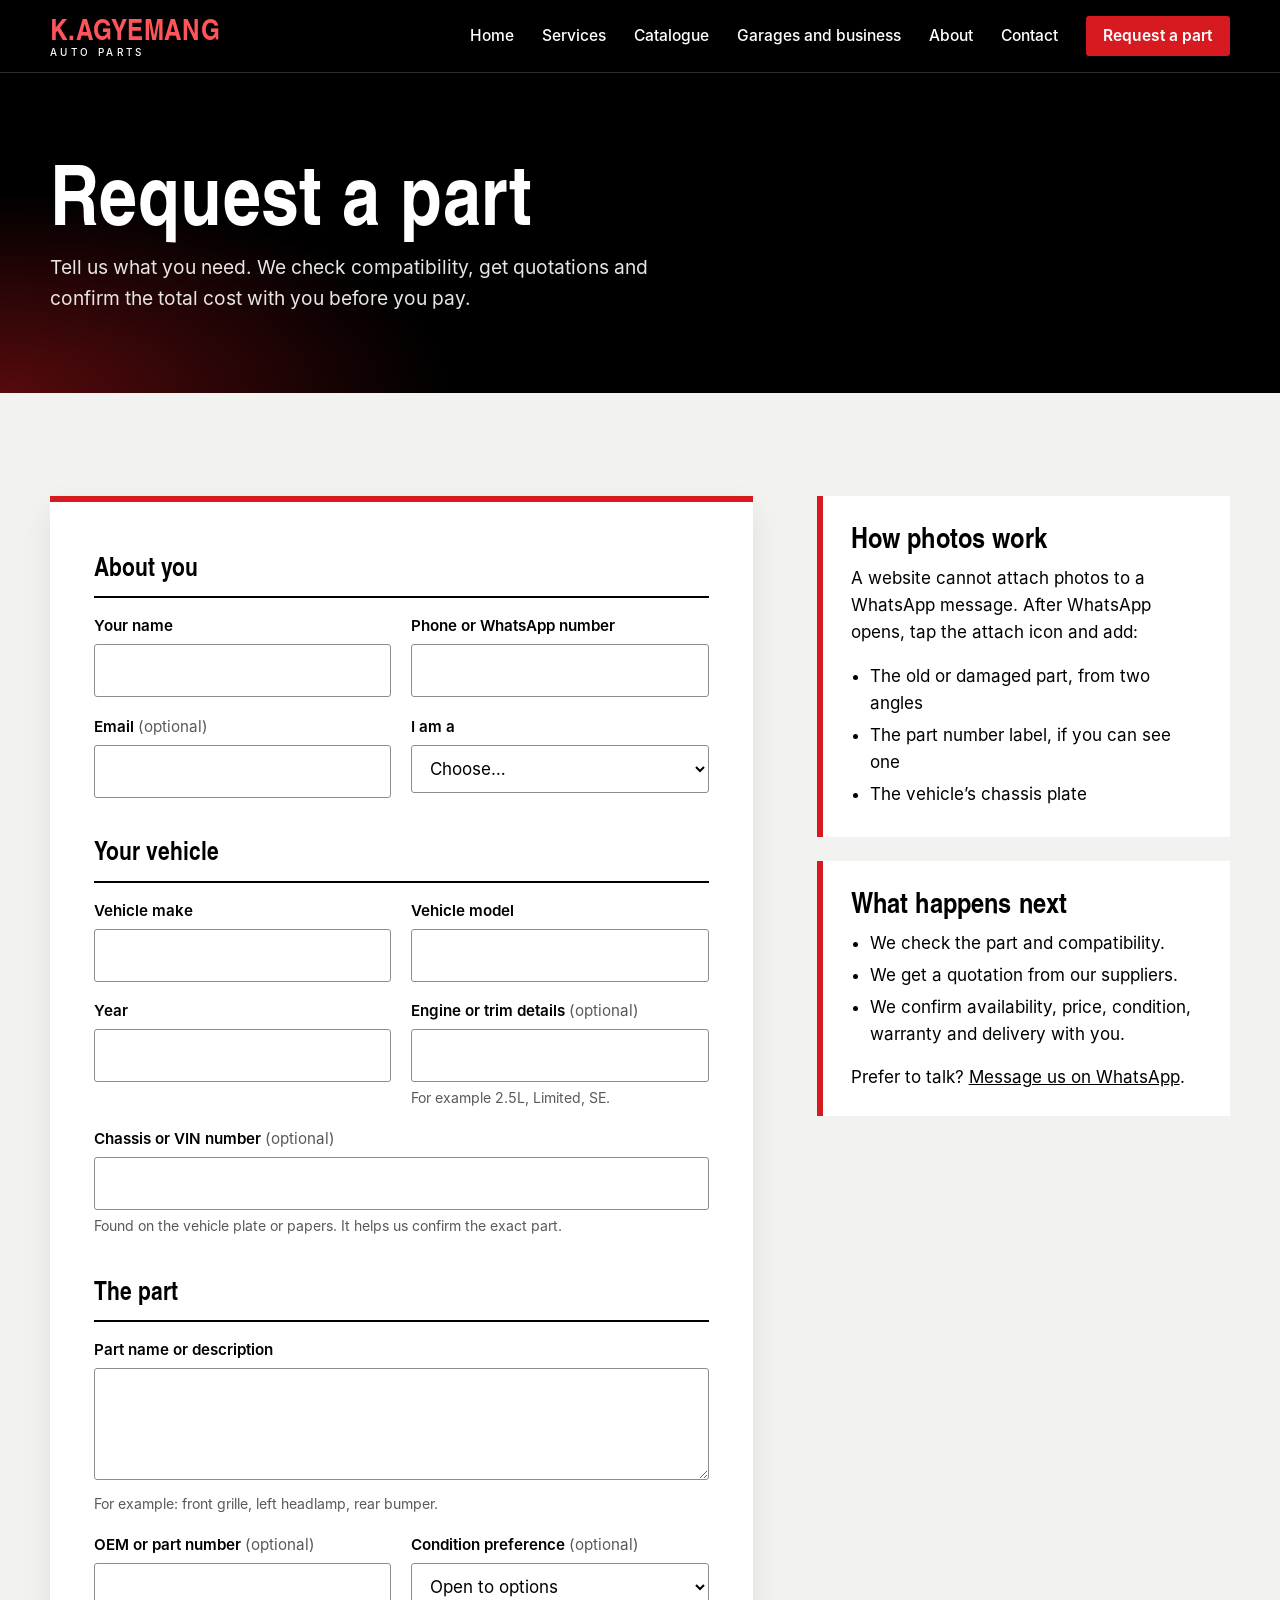
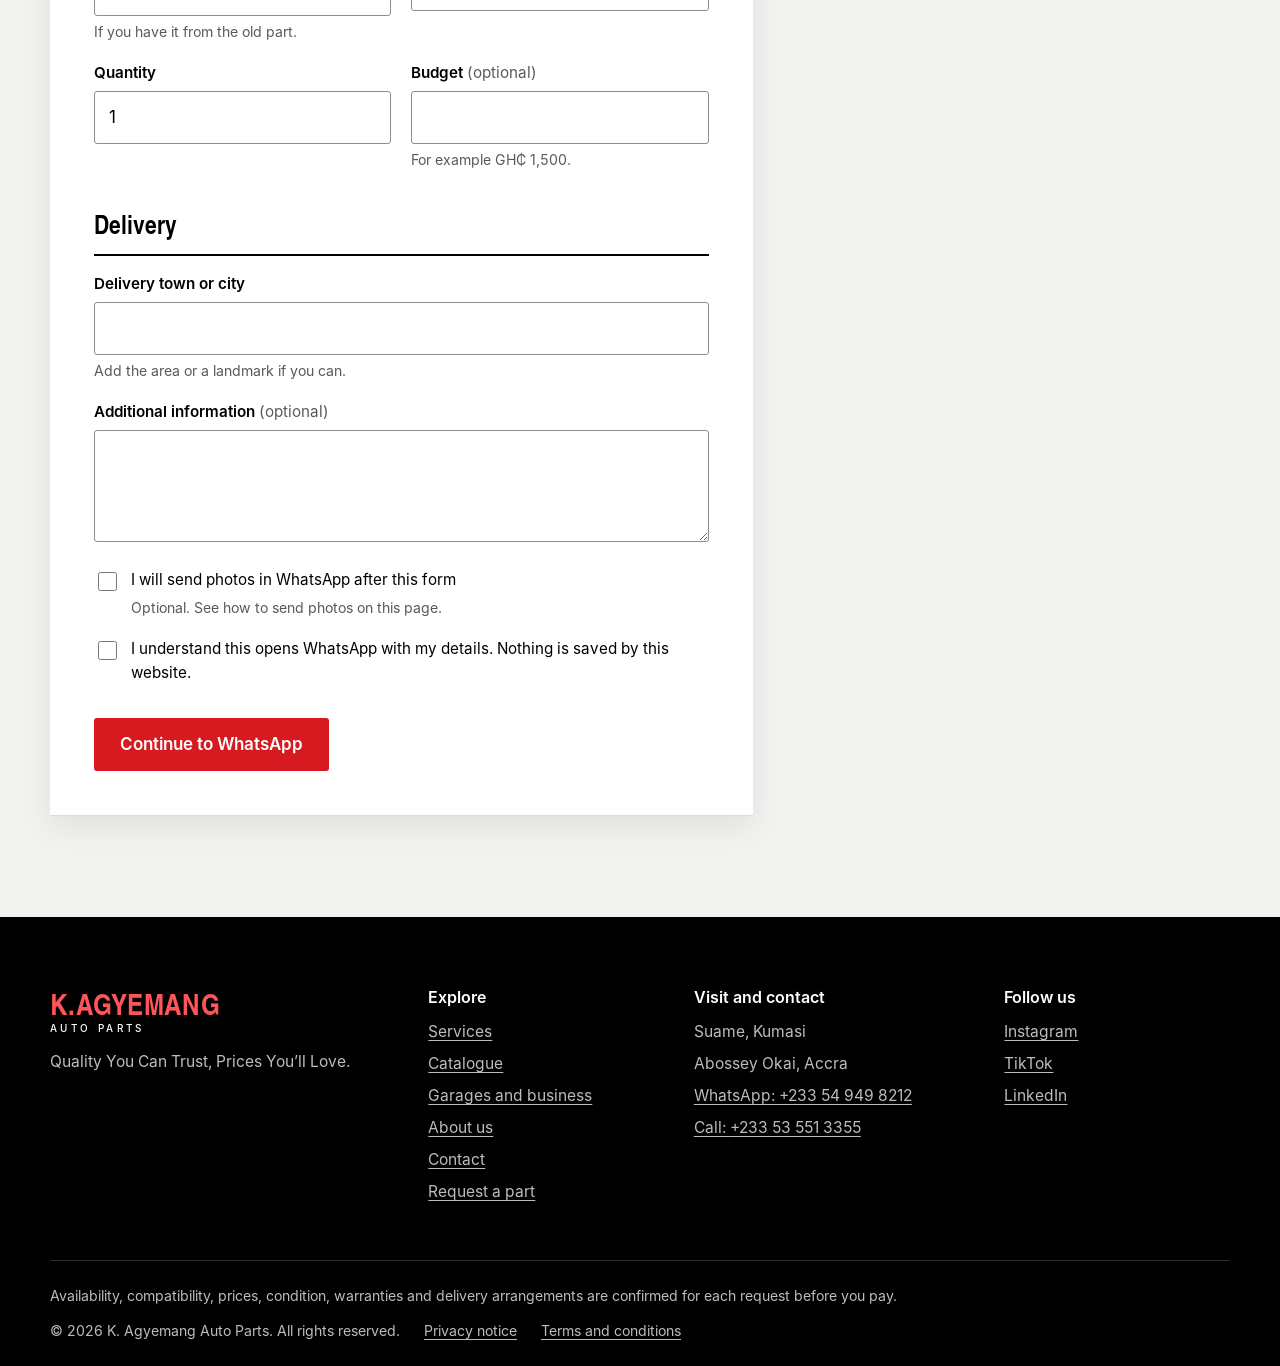
<file: request.html>
<!doctype html>
<html lang="en">
<head>
  <meta charset="utf-8">
  <meta name="viewport" content="width=device-width, initial-scale=1">
  <title>Request a part | K. Agyemang Auto Parts</title>
  <meta name="description" content="Request a car part in Ghana. Tell K. Agyemang Auto Parts the vehicle and the part, and we check compatibility, get quotations and confirm the total cost.">
  <meta name="theme-color" content="#000000">
  <link rel="icon" href="favicon.svg" type="image/svg+xml">

  <!-- Social sharing (Open Graph) -->
  <meta property="og:type" content="website">
  <meta property="og:site_name" content="K. Agyemang Auto Parts">
  <meta property="og:title" content="Request a part | K. Agyemang Auto Parts">
  <meta property="og:description" content="Request a car part in Ghana. Tell K. Agyemang Auto Parts the vehicle and the part, and we check compatibility, get quotations and confirm the total cost.">
  <meta property="og:image" content="https://davidagyemang.github.io/k-agyemang-auto-parts/og-image.jpg">
  <meta property="og:url" content="https://davidagyemang.github.io/k-agyemang-auto-parts/request.html">
  <meta name="twitter:card" content="summary_large_image">

  <link rel="preload" href="heros-cn-bold.woff" as="font" type="font/woff" crossorigin>
  <script>document.documentElement.classList.add("js");</script>
  <link rel="stylesheet" href="style.css?v=3">
</head>
<body>
<a class="skip-link" href="#main">Skip to main content</a>
<header class="site-header">
  <div class="container header-inner">
    <a class="brand" href="index.html" aria-label="K. Agyemang Auto Parts, home">
      <span class="brand-name">K.AGYEMANG</span>
      <span class="brand-sub">AUTO PARTS</span>
    </a>
    <button class="nav-toggle" type="button" aria-expanded="false" aria-controls="site-nav">Menu</button>
    <nav class="site-nav" id="site-nav" aria-label="Main">
      <ul>
          <li><a href="index.html">Home</a></li>
          <li><a href="services.html">Services</a></li>
          <li><a href="catalogue.html">Catalogue</a></li>
          <li><a href="garages.html">Garages and business</a></li>
          <li><a href="about.html">About</a></li>
          <li><a href="contact.html">Contact</a></li>
          <li><a class="nav-cta" href="request.html" aria-current="page">Request a part</a></li>
      </ul>
    </nav>
  </div>
</header>
<main id="main">
    <section class="page-head">
      <div class="container">
        <h1>Request a part</h1>
        <p>Tell us what you need. We check compatibility, get quotations and confirm the total cost with you before you pay.</p>
      </div>
    </section>

    <section class="section section--mist" aria-labelledby="form-title">
      <div class="container two-col two-col--form">
        <div>
          <h2 class="visually-hidden" id="form-title">Request a part form</h2>
          <div class="form-slip">
            <form id="request-form" data-builder="part" novalidate>
              <div class="form-summary" role="alert" hidden></div>

              <fieldset class="form-group">
                <legend>About you</legend>
                <div class="form-grid">
        <div class="field">
          <label for="name">Your name</label>
          <input id="name" name="name" type="text" data-rules="required" data-label="your name" aria-required="true" aria-describedby="name-error" autocomplete="name">
          <p class="field-error" id="name-error"></p>
        </div>
        <div class="field">
          <label for="phone">Phone or WhatsApp number</label>
          <input id="phone" name="phone" type="tel" data-rules="phone" aria-required="true" aria-describedby="phone-error" autocomplete="tel">
          <p class="field-error" id="phone-error"></p>
        </div>
        <div class="field">
          <label for="email">Email <span class="optional">(optional)</span></label>
          <input id="email" name="email" type="email" data-rules="email" aria-describedby="email-error" autocomplete="email">
          <p class="field-error" id="email-error"></p>
        </div>
        <div class="field">
          <label for="customerType">I am a</label>
          <select id="customerType" name="customerType" data-rules="choose" data-label="who you are" aria-required="true" aria-describedby="customerType-error">
            <option value="">Choose&hellip;</option><option value="individual">Individual car owner</option><option value="mechanic">Mechanic</option><option value="garage">Garage or workshop</option><option value="fleet">Fleet operator</option><option value="dealer">Parts dealer</option>
          </select>
          <p class="field-error" id="customerType-error"></p>
        </div>

                </div>
              </fieldset>

              <fieldset class="form-group">
                <legend>Your vehicle</legend>
                <div class="form-grid">
        <div class="field">
          <label for="make">Vehicle make</label>
          <input id="make" name="make" type="text" data-rules="required" data-label="the vehicle make" aria-required="true" aria-describedby="make-error" list="make-list" autocomplete="off">
          <p class="field-error" id="make-error"></p>
        </div>
        <div class="field">
          <label for="model">Vehicle model</label>
          <input id="model" name="model" type="text" data-rules="required" data-label="the vehicle model" aria-required="true" aria-describedby="model-error" autocomplete="off">
          <p class="field-error" id="model-error"></p>
        </div>
        <div class="field">
          <label for="year">Year</label>
          <input id="year" name="year" type="text" data-rules="year" aria-required="true" aria-describedby="year-error" inputmode="numeric" maxlength="4" autocomplete="off">
          <p class="field-error" id="year-error"></p>
        </div>
        <div class="field">
          <label for="trim">Engine or trim details <span class="optional">(optional)</span></label>
          <input id="trim" name="trim" type="text" aria-describedby="trim-error trim-hint" >
          <p class="field-hint" id="trim-hint">For example 2.5L, Limited, SE.</p>
          <p class="field-error" id="trim-error"></p>
        </div>
        <div class="field field--wide">
          <label for="vin">Chassis or VIN number <span class="optional">(optional)</span></label>
          <input id="vin" name="vin" type="text" data-rules="vin" aria-describedby="vin-error vin-hint" maxlength="25" autocomplete="off">
          <p class="field-hint" id="vin-hint">Found on the vehicle plate or papers. It helps us confirm the exact part.</p>
          <p class="field-error" id="vin-error"></p>
        </div>

                </div>
                <datalist id="make-list"><option value="Toyota"><option value="Honda"><option value="Nissan"><option value="Lexus"><option value="Hyundai"><option value="Kia"><option value="Mazda"><option value="Mitsubishi"><option value="Suzuki"><option value="Ford"><option value="Volkswagen"><option value="Mercedes-Benz"><option value="BMW"><option value="Peugeot"><option value="Isuzu"><option value="Land Rover"><option value="BYD"></datalist>
              </fieldset>

              <fieldset class="form-group">
                <legend>The part</legend>
                <div class="form-grid">
        <div class="field field--wide">
          <label for="part">Part name or description</label>
          <textarea id="part" name="part" data-rules="required" data-label="the part you need" aria-required="true" aria-describedby="part-error part-hint" maxlength="400"></textarea>
          <p class="field-hint" id="part-hint">For example: front grille, left headlamp, rear bumper.</p>
          <p class="field-error" id="part-error"></p>
        </div>
        <div class="field">
          <label for="partNumber">OEM or part number <span class="optional">(optional)</span></label>
          <input id="partNumber" name="partNumber" type="text" aria-describedby="partNumber-error partNumber-hint" >
          <p class="field-hint" id="partNumber-hint">If you have it from the old part.</p>
          <p class="field-error" id="partNumber-error"></p>
        </div>
        <div class="field">
          <label for="condition">Condition preference <span class="optional">(optional)</span></label>
          <select id="condition" name="condition" aria-describedby="condition-error">
            <option value="">Choose&hellip;</option><option value="genuine">Genuine / OEM</option><option value="aftermarket">Aftermarket</option><option value="used">Used</option><option value="open" selected>Open to options</option>
          </select>
          <p class="field-error" id="condition-error"></p>
        </div>
        <div class="field">
          <label for="quantity">Quantity</label>
          <input id="quantity" name="quantity" type="text" data-rules="quantity" aria-required="true" aria-describedby="quantity-error" inputmode="numeric" value="1" maxlength="3">
          <p class="field-error" id="quantity-error"></p>
        </div>
        <div class="field">
          <label for="budget">Budget <span class="optional">(optional)</span></label>
          <input id="budget" name="budget" type="text" aria-describedby="budget-error budget-hint" >
          <p class="field-hint" id="budget-hint">For example GH₵ 1,500.</p>
          <p class="field-error" id="budget-error"></p>
        </div>

                </div>
              </fieldset>

              <fieldset class="form-group">
                <legend>Delivery</legend>
                <div class="form-grid">
        <div class="field field--wide">
          <label for="location">Delivery town or city</label>
          <input id="location" name="location" type="text" data-rules="required" data-label="where to deliver" aria-required="true" aria-describedby="location-error location-hint" >
          <p class="field-hint" id="location-hint">Add the area or a landmark if you can.</p>
          <p class="field-error" id="location-error"></p>
        </div>
        <div class="field field--wide">
          <label for="notes">Additional information <span class="optional">(optional)</span></label>
          <textarea id="notes" name="notes" aria-describedby="notes-error" maxlength="1000"></textarea>
          <p class="field-error" id="notes-error"></p>
        </div>

        <div class="field field--wide">
          <div class="check">
            <input type="checkbox" id="photos" name="photos" aria-describedby="photos-error">
            <div>
              <label for="photos">I will send photos in WhatsApp after this form</label>
            <p class="field-hint" id="photos-hint">Optional. See how to send photos on this page.</p>
              <p class="field-error" id="photos-error"></p>
            </div>
          </div>
        </div>
        <div class="field field--wide">
          <div class="check">
            <input type="checkbox" id="consent" name="consent" data-rules="checked" aria-required="true" aria-describedby="consent-error">
            <div>
              <label for="consent">I understand this opens WhatsApp with my details. Nothing is saved by this website.</label>
              <p class="field-error" id="consent-error"></p>
            </div>
          </div>
        </div>

                </div>
              </fieldset>

              <div class="btn-row">
                <button class="btn btn--red" type="submit">Continue to WhatsApp</button>
              </div>
            </form>
            <div class="result" hidden></div>
          </div>
        </div>

        <aside aria-label="Before you send">
          <div class="notice" style="margin-bottom:1.5rem">
            <h3>How photos work</h3>
            <p>A website cannot attach photos to a WhatsApp message. After WhatsApp opens, tap the attach icon and add:</p>
            <ul>
              <li>The old or damaged part, from two angles</li>
              <li>The part number label, if you can see one</li>
              <li>The vehicle&rsquo;s chassis plate</li>
            </ul>
          </div>
          <div class="notice">
            <h3>What happens next</h3>
            <ul>
              <li>We check the part and compatibility.</li>
              <li>We get a quotation from our suppliers.</li>
              <li>We confirm availability, price, condition, warranty and delivery with you.</li>
            </ul>
            <p style="margin:1rem 0 0">Prefer to talk? <a data-wa href="contact.html">Message us on WhatsApp</a>.</p>
          </div>
        </aside>
      </div>
    </section>
</main>
<footer class="site-footer">
  <div class="container">
    <div class="footer-grid">
      <div>
        <a class="brand" href="index.html" aria-label="K. Agyemang Auto Parts, home">
          <span class="brand-name">K.AGYEMANG</span>
          <span class="brand-sub">AUTO PARTS</span>
        </a>
        <p class="footer-tagline">Quality You Can Trust, Prices You&rsquo;ll Love.</p>
      </div>
      <div>
        <h2>Explore</h2>
        <ul>
          <li><a href="services.html">Services</a></li>
          <li><a href="catalogue.html">Catalogue</a></li>
          <li><a href="garages.html">Garages and business</a></li>
          <li><a href="about.html">About us</a></li>
          <li><a href="contact.html">Contact</a></li>
          <li><a href="request.html">Request a part</a></li>
        </ul>
      </div>
      <div>
        <h2>Visit and contact</h2>
        <ul>
          <li>Suame, Kumasi</li>
          <li>Abossey Okai, Accra</li>
          <li><a data-wa href="contact.html">WhatsApp: <span data-text="whatsappDisplay">Message us</span></a></li>
          <li><a data-tel href="contact.html">Call: <span data-text="phoneDisplay"></span></a></li>
          <li data-requires="email"><a data-email data-fill href="contact.html">Email</a></li>
        </ul>
      </div>
      <div>
        <h2>Follow us</h2>
        <ul>
          <li><a data-social="instagram" href="contact.html">Instagram</a></li>
          <li><a data-social="tiktok" href="contact.html">TikTok</a></li>
          <li><a data-social="linkedin" href="contact.html">LinkedIn</a></li>
        </ul>
      </div>
    </div>
    <div class="footer-base">
      <p>Availability, compatibility, prices, condition, warranties and delivery arrangements are confirmed for each request before you pay.</p>
      <div class="footer-legal">
        <span>&copy; <span data-year>2026</span> K. Agyemang Auto Parts. All rights reserved.</span>
        <a href="privacy.html">Privacy notice</a>
        <a href="terms.html">Terms and conditions</a>
      </div>
    </div>
  </div>
</footer>
<script src="config.js?v=3"></script>
<script src="main.js?v=3"></script>
</body>
</html>
</file>
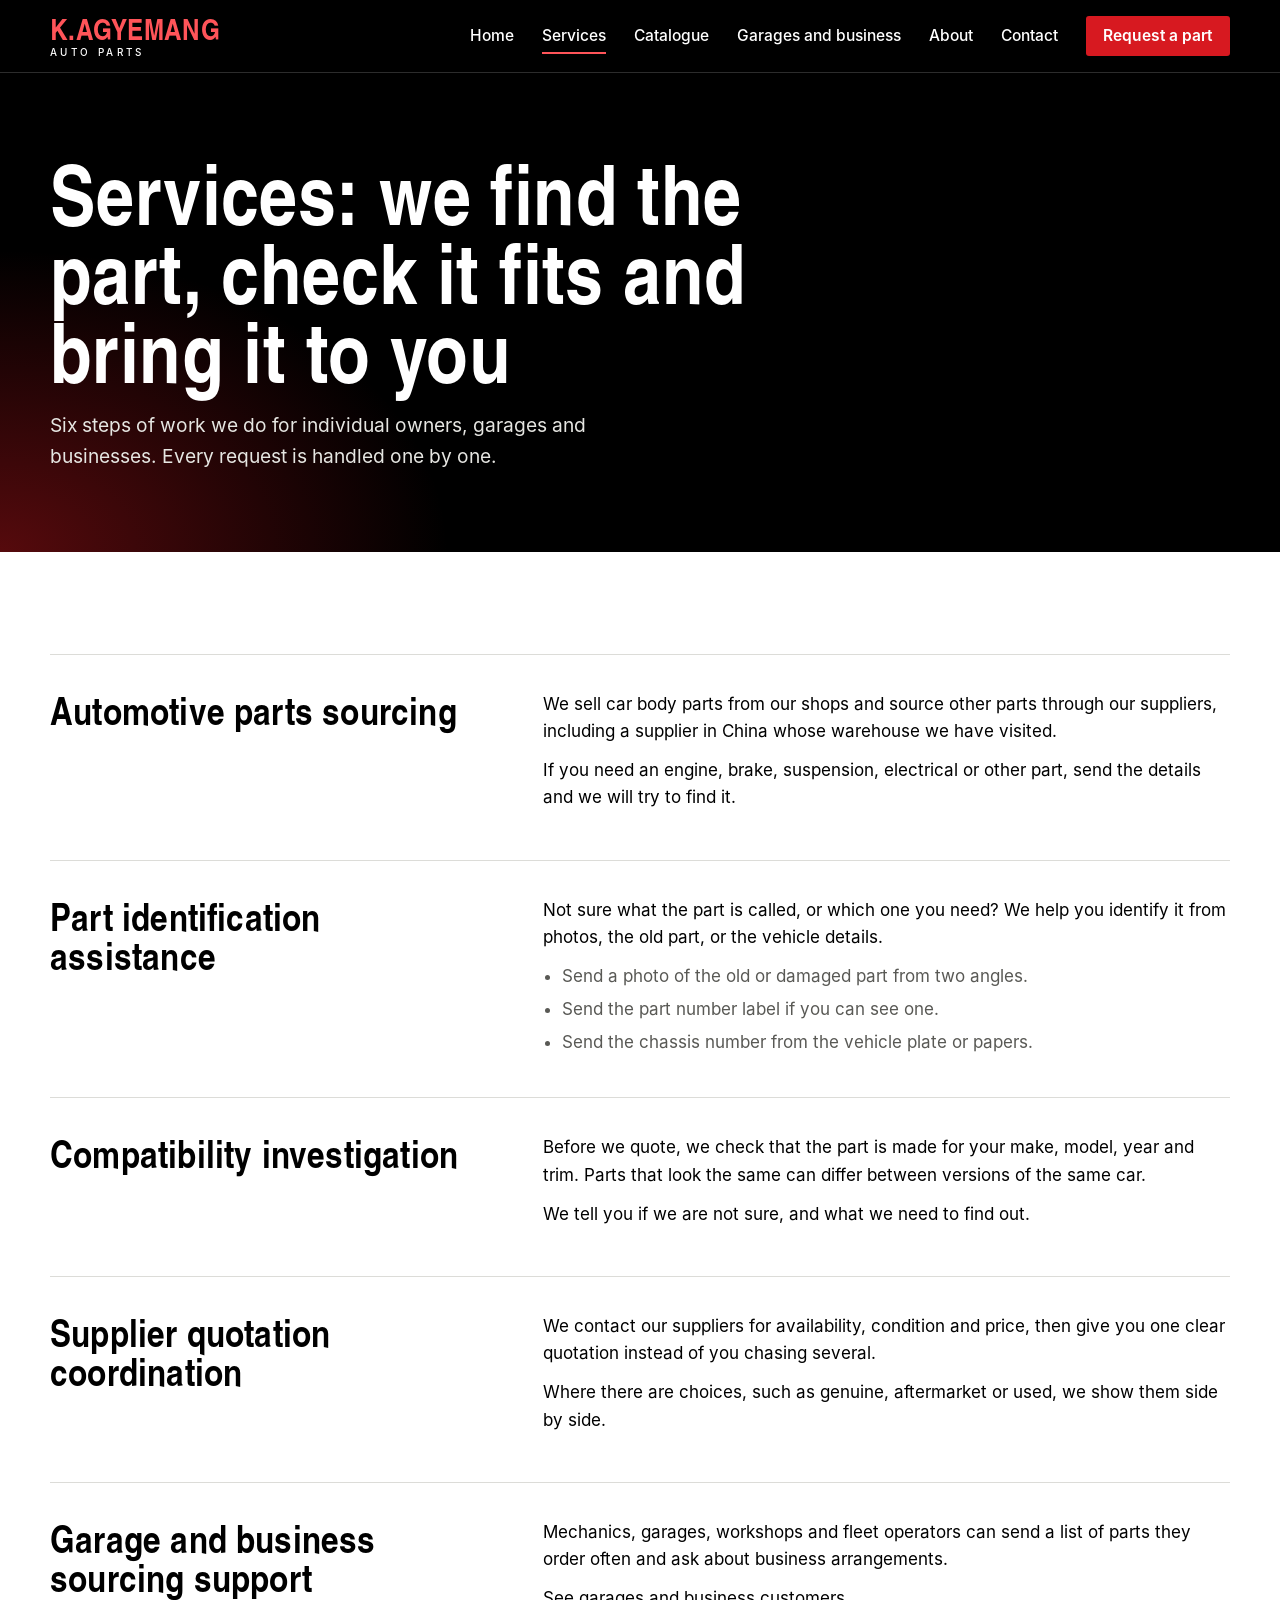
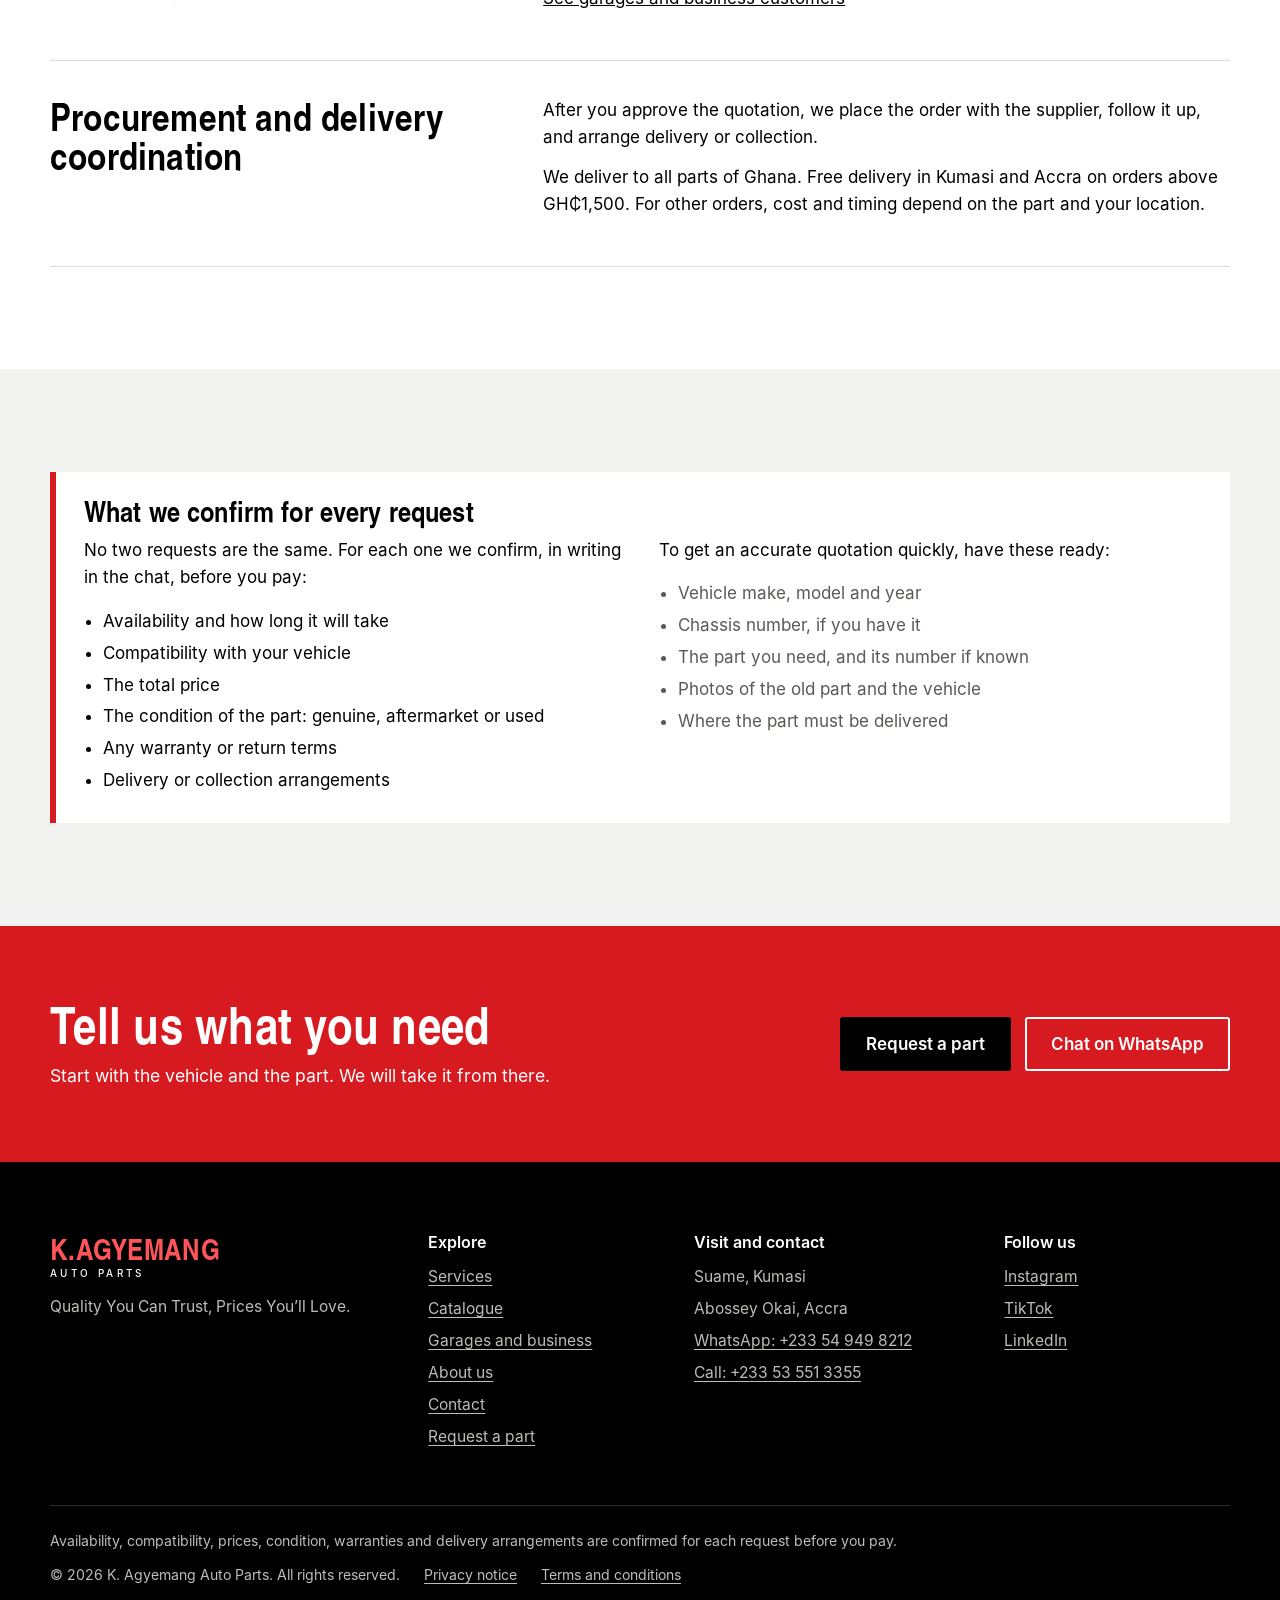
<file: services.html>
<!doctype html>
<html lang="en">
<head>
  <meta charset="utf-8">
  <meta name="viewport" content="width=device-width, initial-scale=1">
  <title>Services | K. Agyemang Auto Parts</title>
  <meta name="description" content="Parts sourcing, part identification, compatibility checks, supplier quotations and delivery coordination for car owners, garages and businesses in Ghana.">
  <meta name="theme-color" content="#000000">
  <link rel="icon" href="favicon.svg" type="image/svg+xml">

  <!-- Social sharing (Open Graph) -->
  <meta property="og:type" content="website">
  <meta property="og:site_name" content="K. Agyemang Auto Parts">
  <meta property="og:title" content="Services | K. Agyemang Auto Parts">
  <meta property="og:description" content="Parts sourcing, part identification, compatibility checks, supplier quotations and delivery coordination for car owners, garages and businesses in Ghana.">
  <meta property="og:image" content="https://davidagyemang.github.io/k-agyemang-auto-parts/og-image.jpg">
  <meta property="og:url" content="https://davidagyemang.github.io/k-agyemang-auto-parts/services.html">
  <meta name="twitter:card" content="summary_large_image">

  <link rel="preload" href="heros-cn-bold.woff" as="font" type="font/woff" crossorigin>
  <script>document.documentElement.classList.add("js");</script>
  <link rel="stylesheet" href="style.css?v=3">
</head>
<body>
<a class="skip-link" href="#main">Skip to main content</a>
<header class="site-header">
  <div class="container header-inner">
    <a class="brand" href="index.html" aria-label="K. Agyemang Auto Parts, home">
      <span class="brand-name">K.AGYEMANG</span>
      <span class="brand-sub">AUTO PARTS</span>
    </a>
    <button class="nav-toggle" type="button" aria-expanded="false" aria-controls="site-nav">Menu</button>
    <nav class="site-nav" id="site-nav" aria-label="Main">
      <ul>
          <li><a href="index.html">Home</a></li>
          <li><a href="services.html" aria-current="page">Services</a></li>
          <li><a href="catalogue.html">Catalogue</a></li>
          <li><a href="garages.html">Garages and business</a></li>
          <li><a href="about.html">About</a></li>
          <li><a href="contact.html">Contact</a></li>
          <li><a class="nav-cta" href="request.html">Request a part</a></li>
      </ul>
    </nav>
  </div>
</header>
<main id="main">
    <section class="page-head">
      <div class="container">
        <h1>Services: we find the part, check it fits and bring it to you</h1>
        <p>Six steps of work we do for individual owners, garages and businesses. Every request is handled one by one.</p>
      </div>
    </section>

    <section class="section section--light" aria-label="Our services">
      <div class="container">
        <div class="service-list">
          <article class="service">
            <h2>Automotive parts sourcing</h2>
            <div>
              <p>We sell car body parts from our shops and source other parts through our suppliers, including a supplier in China whose warehouse we have visited.</p>
              <p>If you need an engine, brake, suspension, electrical or other part, send the details and we will try to find it.</p>
            </div>
          </article>
          <article class="service">
            <h2>Part identification assistance</h2>
            <div>
              <p>Not sure what the part is called, or which one you need? We help you identify it from photos, the old part, or the vehicle details.</p>
              <ul>
                <li>Send a photo of the old or damaged part from two angles.</li>
                <li>Send the part number label if you can see one.</li>
                <li>Send the chassis number from the vehicle plate or papers.</li>
              </ul>
            </div>
          </article>
          <article class="service">
            <h2>Compatibility investigation</h2>
            <div>
              <p>Before we quote, we check that the part is made for your make, model, year and trim. Parts that look the same can differ between versions of the same car.</p>
              <p>We tell you if we are not sure, and what we need to find out.</p>
            </div>
          </article>
          <article class="service">
            <h2>Supplier quotation coordination</h2>
            <div>
              <p>We contact our suppliers for availability, condition and price, then give you one clear quotation instead of you chasing several.</p>
              <p>Where there are choices, such as genuine, aftermarket or used, we show them side by side.</p>
            </div>
          </article>
          <article class="service">
            <h2>Garage and business sourcing support</h2>
            <div>
              <p>Mechanics, garages, workshops and fleet operators can send a list of parts they order often and ask about business arrangements.</p>
              <p><a href="garages.html">See garages and business customers</a></p>
            </div>
          </article>
          <article class="service">
            <h2>Procurement and delivery coordination</h2>
            <div>
              <p>After you approve the quotation, we place the order with the supplier, follow it up, and arrange delivery or collection.</p>
              <p>We deliver to all parts of Ghana. Free delivery in Kumasi and Accra on orders above GH₵1,500. For other orders, cost and timing depend on the part and your location.</p>
            </div>
          </article>
        </div>
      </div>
    </section>

    <section class="section section--mist" aria-labelledby="confirm-title">
      <div class="container">
        <div class="notice">
          <h2 id="confirm-title">What we confirm for every request</h2>
          <div class="notice-columns">
            <div>
              <p>No two requests are the same. For each one we confirm, in writing in the chat, before you pay:</p>
              <ul>
                <li>Availability and how long it will take</li>
                <li>Compatibility with your vehicle</li>
                <li>The total price</li>
                <li>The condition of the part: genuine, aftermarket or used</li>
                <li>Any warranty or return terms</li>
                <li>Delivery or collection arrangements</li>
              </ul>
            </div>
            <div>
              <p>To get an accurate quotation quickly, have these ready:</p>
              <ul class="checklist">
                <li>Vehicle make, model and year</li>
                <li>Chassis number, if you have it</li>
                <li>The part you need, and its number if known</li>
                <li>Photos of the old part and the vehicle</li>
                <li>Where the part must be delivered</li>
              </ul>
            </div>
          </div>
        </div>
      </div>
    </section>

    <section class="band" aria-labelledby="band-title">
      <div class="container band-inner">
        <div>
          <h2 id="band-title">Tell us what you need</h2>
          <p>Start with the vehicle and the part. We will take it from there.</p>
        </div>
        <div class="btn-row">
          <a class="btn btn--dark" href="request.html">Request a part</a>
          <a class="btn btn--outline-light" data-wa href="contact.html">Chat on WhatsApp</a>
        </div>
      </div>
    </section>
</main>
<footer class="site-footer">
  <div class="container">
    <div class="footer-grid">
      <div>
        <a class="brand" href="index.html" aria-label="K. Agyemang Auto Parts, home">
          <span class="brand-name">K.AGYEMANG</span>
          <span class="brand-sub">AUTO PARTS</span>
        </a>
        <p class="footer-tagline">Quality You Can Trust, Prices You&rsquo;ll Love.</p>
      </div>
      <div>
        <h2>Explore</h2>
        <ul>
          <li><a href="services.html">Services</a></li>
          <li><a href="catalogue.html">Catalogue</a></li>
          <li><a href="garages.html">Garages and business</a></li>
          <li><a href="about.html">About us</a></li>
          <li><a href="contact.html">Contact</a></li>
          <li><a href="request.html">Request a part</a></li>
        </ul>
      </div>
      <div>
        <h2>Visit and contact</h2>
        <ul>
          <li>Suame, Kumasi</li>
          <li>Abossey Okai, Accra</li>
          <li><a data-wa href="contact.html">WhatsApp: <span data-text="whatsappDisplay">Message us</span></a></li>
          <li><a data-tel href="contact.html">Call: <span data-text="phoneDisplay"></span></a></li>
          <li data-requires="email"><a data-email data-fill href="contact.html">Email</a></li>
        </ul>
      </div>
      <div>
        <h2>Follow us</h2>
        <ul>
          <li><a data-social="instagram" href="contact.html">Instagram</a></li>
          <li><a data-social="tiktok" href="contact.html">TikTok</a></li>
          <li><a data-social="linkedin" href="contact.html">LinkedIn</a></li>
        </ul>
      </div>
    </div>
    <div class="footer-base">
      <p>Availability, compatibility, prices, condition, warranties and delivery arrangements are confirmed for each request before you pay.</p>
      <div class="footer-legal">
        <span>&copy; <span data-year>2026</span> K. Agyemang Auto Parts. All rights reserved.</span>
        <a href="privacy.html">Privacy notice</a>
        <a href="terms.html">Terms and conditions</a>
      </div>
    </div>
  </div>
</footer>
<script src="config.js?v=3"></script>
<script src="main.js?v=3"></script>
</body>
</html>
</file>
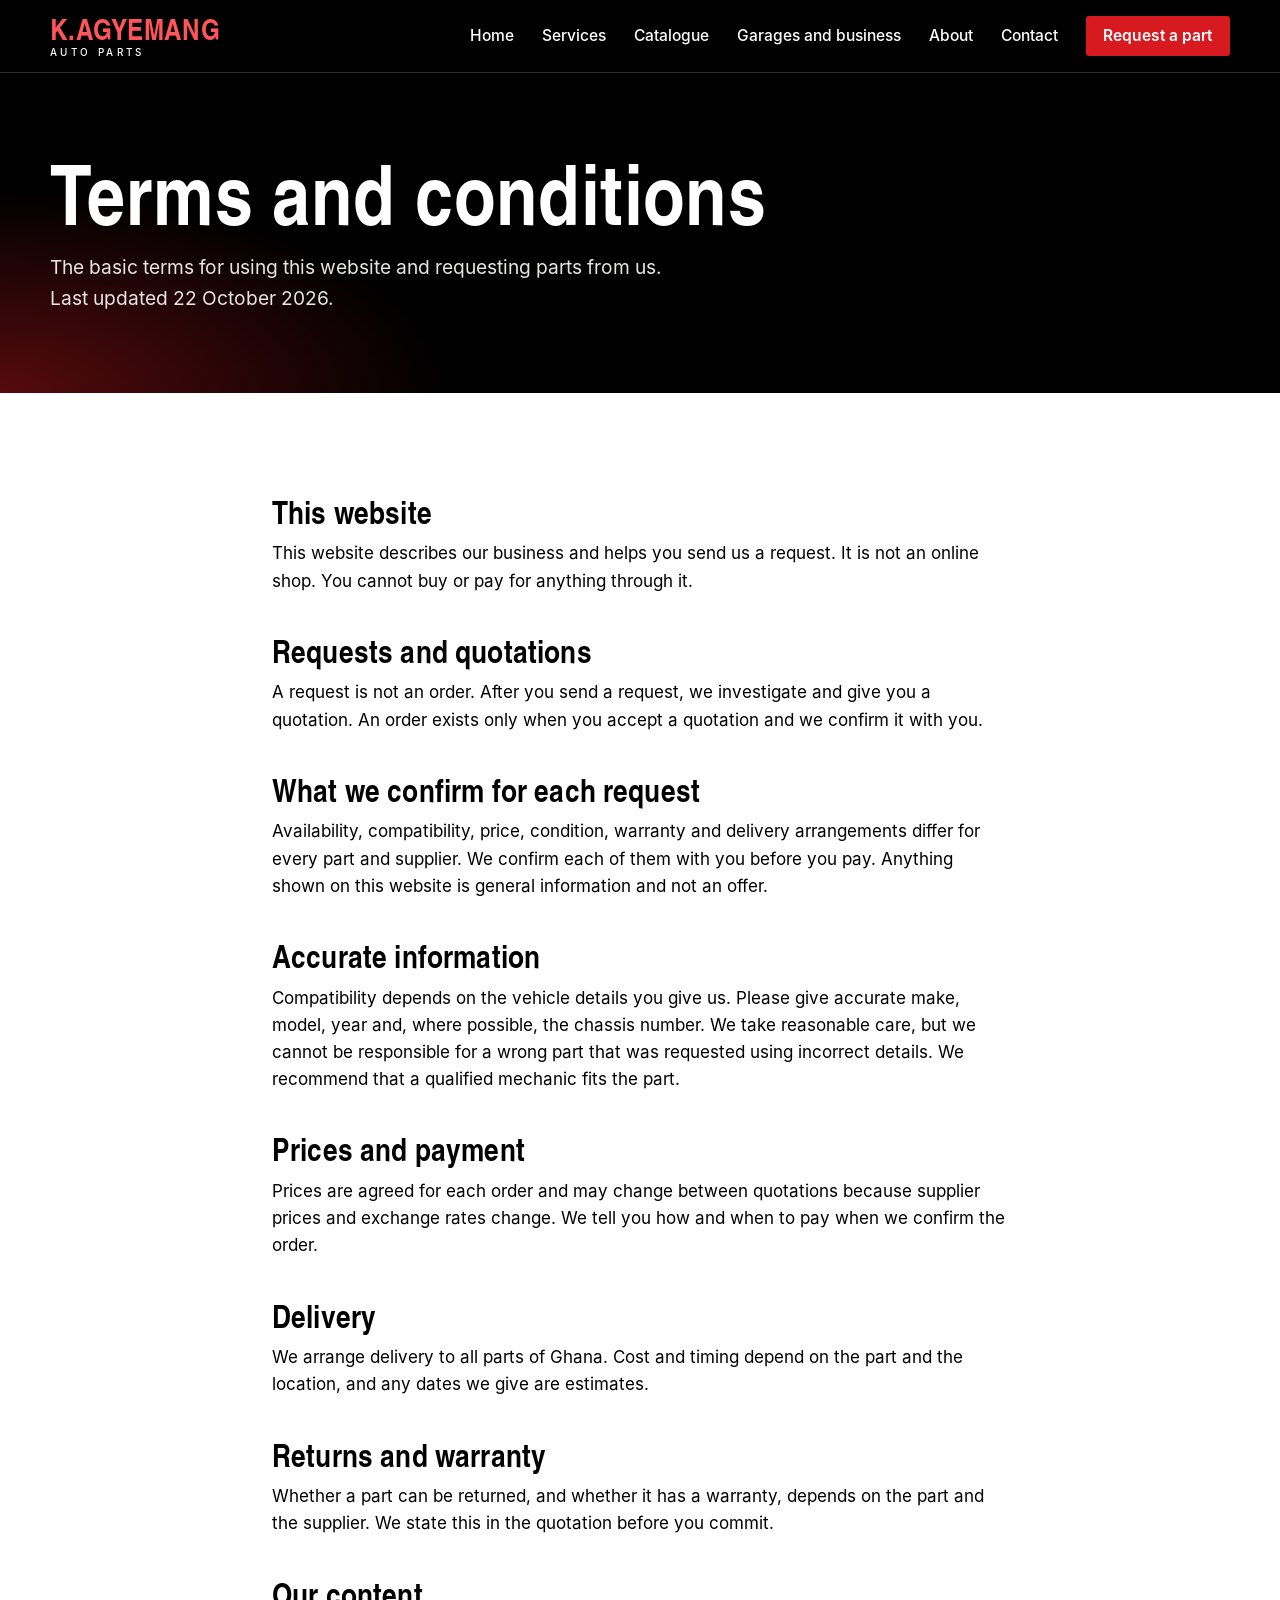
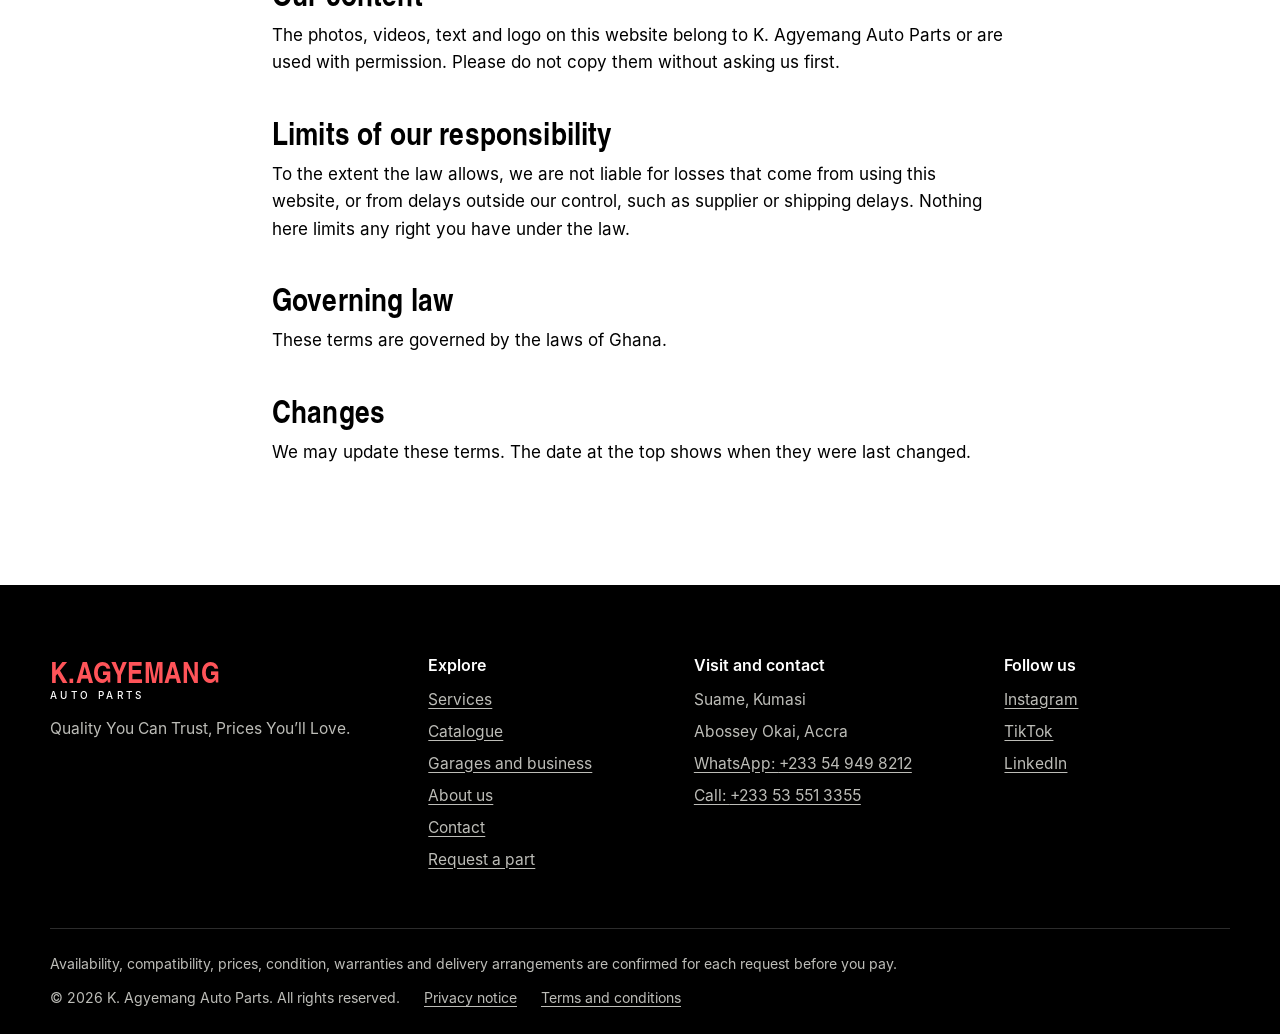
<file: terms.html>
<!doctype html>
<html lang="en">
<head>
  <meta charset="utf-8">
  <meta name="viewport" content="width=device-width, initial-scale=1">
  <title>Terms and conditions | K. Agyemang Auto Parts</title>
  <meta name="description" content="Terms for using the K. Agyemang Auto Parts website and requesting parts, quotations and delivery in Ghana.">
  <meta name="theme-color" content="#000000">
  <link rel="icon" href="favicon.svg" type="image/svg+xml">

  <!-- Social sharing (Open Graph) -->
  <meta property="og:type" content="website">
  <meta property="og:site_name" content="K. Agyemang Auto Parts">
  <meta property="og:title" content="Terms and conditions | K. Agyemang Auto Parts">
  <meta property="og:description" content="Terms for using the K. Agyemang Auto Parts website and requesting parts, quotations and delivery in Ghana.">
  <meta property="og:image" content="https://davidagyemang.github.io/k-agyemang-auto-parts/og-image.jpg">
  <meta property="og:url" content="https://davidagyemang.github.io/k-agyemang-auto-parts/terms.html">
  <meta name="twitter:card" content="summary_large_image">

  <link rel="preload" href="heros-cn-bold.woff" as="font" type="font/woff" crossorigin>
  <script>document.documentElement.classList.add("js");</script>
  <link rel="stylesheet" href="style.css?v=3">
</head>
<body>
<a class="skip-link" href="#main">Skip to main content</a>
<header class="site-header">
  <div class="container header-inner">
    <a class="brand" href="index.html" aria-label="K. Agyemang Auto Parts, home">
      <span class="brand-name">K.AGYEMANG</span>
      <span class="brand-sub">AUTO PARTS</span>
    </a>
    <button class="nav-toggle" type="button" aria-expanded="false" aria-controls="site-nav">Menu</button>
    <nav class="site-nav" id="site-nav" aria-label="Main">
      <ul>
          <li><a href="index.html">Home</a></li>
          <li><a href="services.html">Services</a></li>
          <li><a href="catalogue.html">Catalogue</a></li>
          <li><a href="garages.html">Garages and business</a></li>
          <li><a href="about.html">About</a></li>
          <li><a href="contact.html">Contact</a></li>
          <li><a class="nav-cta" href="request.html">Request a part</a></li>
      </ul>
    </nav>
  </div>
</header>
<main id="main">
    <section class="page-head">
      <div class="container">
        <h1>Terms and conditions</h1>
        <p>The basic terms for using this website and requesting parts from us. Last updated 22 October 2026.</p>
      </div>
    </section>

    <!-- TODO for the site owner: have these terms reviewed by a qualified person
         and add your returns and warranty policy. See README.md, section "Legal pages". -->
    <section class="section section--light">
      <div class="container legal">
        <h2 style="margin-top:0">This website</h2>
        <p>This website describes our business and helps you send us a request. It is not an online shop. You cannot buy or pay for anything through it.</p>

        <h2>Requests and quotations</h2>
        <p>A request is not an order. After you send a request, we investigate and give you a quotation. An order exists only when you accept a quotation and we confirm it with you.</p>

        <h2>What we confirm for each request</h2>
        <p>Availability, compatibility, price, condition, warranty and delivery arrangements differ for every part and supplier. We confirm each of them with you before you pay. Anything shown on this website is general information and not an offer.</p>

        <h2>Accurate information</h2>
        <p>Compatibility depends on the vehicle details you give us. Please give accurate make, model, year and, where possible, the chassis number. We take reasonable care, but we cannot be responsible for a wrong part that was requested using incorrect details. We recommend that a qualified mechanic fits the part.</p>

        <h2>Prices and payment</h2>
        <p>Prices are agreed for each order and may change between quotations because supplier prices and exchange rates change. We tell you how and when to pay when we confirm the order.</p>

        <h2>Delivery</h2>
        <p>We arrange delivery to all parts of Ghana. Cost and timing depend on the part and the location, and any dates we give are estimates.</p>

        <h2>Returns and warranty</h2>
        <p>Whether a part can be returned, and whether it has a warranty, depends on the part and the supplier. We state this in the quotation before you commit.</p>

        <h2>Our content</h2>
        <p>The photos, videos, text and logo on this website belong to K. Agyemang Auto Parts or are used with permission. Please do not copy them without asking us first.</p>

        <h2>Limits of our responsibility</h2>
        <p>To the extent the law allows, we are not liable for losses that come from using this website, or from delays outside our control, such as supplier or shipping delays. Nothing here limits any right you have under the law.</p>

        <h2>Governing law</h2>
        <p>These terms are governed by the laws of Ghana.</p>

        <h2>Changes</h2>
        <p>We may update these terms. The date at the top shows when they were last changed.</p>
      </div>
    </section>
</main>
<footer class="site-footer">
  <div class="container">
    <div class="footer-grid">
      <div>
        <a class="brand" href="index.html" aria-label="K. Agyemang Auto Parts, home">
          <span class="brand-name">K.AGYEMANG</span>
          <span class="brand-sub">AUTO PARTS</span>
        </a>
        <p class="footer-tagline">Quality You Can Trust, Prices You&rsquo;ll Love.</p>
      </div>
      <div>
        <h2>Explore</h2>
        <ul>
          <li><a href="services.html">Services</a></li>
          <li><a href="catalogue.html">Catalogue</a></li>
          <li><a href="garages.html">Garages and business</a></li>
          <li><a href="about.html">About us</a></li>
          <li><a href="contact.html">Contact</a></li>
          <li><a href="request.html">Request a part</a></li>
        </ul>
      </div>
      <div>
        <h2>Visit and contact</h2>
        <ul>
          <li>Suame, Kumasi</li>
          <li>Abossey Okai, Accra</li>
          <li><a data-wa href="contact.html">WhatsApp: <span data-text="whatsappDisplay">Message us</span></a></li>
          <li><a data-tel href="contact.html">Call: <span data-text="phoneDisplay"></span></a></li>
          <li data-requires="email"><a data-email data-fill href="contact.html">Email</a></li>
        </ul>
      </div>
      <div>
        <h2>Follow us</h2>
        <ul>
          <li><a data-social="instagram" href="contact.html">Instagram</a></li>
          <li><a data-social="tiktok" href="contact.html">TikTok</a></li>
          <li><a data-social="linkedin" href="contact.html">LinkedIn</a></li>
        </ul>
      </div>
    </div>
    <div class="footer-base">
      <p>Availability, compatibility, prices, condition, warranties and delivery arrangements are confirmed for each request before you pay.</p>
      <div class="footer-legal">
        <span>&copy; <span data-year>2026</span> K. Agyemang Auto Parts. All rights reserved.</span>
        <a href="privacy.html">Privacy notice</a>
        <a href="terms.html">Terms and conditions</a>
      </div>
    </div>
  </div>
</footer>
<script src="config.js?v=3"></script>
<script src="main.js?v=3"></script>
</body>
</html>
</file>
<file: style.css>
/* ==========================================================================
   K. Agyemang Auto Parts: main stylesheet
   Structure:
     1. Fonts and design tokens (colours, type, spacing). Change the look here.
     2. Base styles
     3. Layout helpers
     4. Header and navigation
     5. Buttons
     6. Home page sections
     7. Interior pages
     8. Forms
     9. FAQ, footer, utilities
    10. Responsive rules and reduced motion
   ========================================================================== */

/* 1. Fonts and tokens ---------------------------------------------------- */
/* Fonts are stored in the main folder so no visitor data goes to a third party.
   Inter: SIL Open Font License. TeX Gyre Heros Cn: GUST Font License. */
@font-face {
  font-family: "Inter";
  src: url("inter-400.woff") format("woff");
  font-weight: 400;
  font-display: swap;
}
@font-face {
  font-family: "Inter";
  src: url("inter-500.woff") format("woff");
  font-weight: 500;
  font-display: swap;
}
@font-face {
  font-family: "Inter";
  src: url("inter-600.woff") format("woff");
  font-weight: 600;
  font-display: swap;
}
@font-face {
  font-family: "Heros Cn";
  src: url("heros-cn-bold.woff") format("woff");
  font-weight: 700;
  font-display: swap;
}

:root {
  --ink: #000000;
  --ink-soft: #151515;
  --paper: #ffffff;
  --mist: #f2f2f0;
  --line: #dcdcd8;
  --line-dark: #2c2c2c;
  --red: #d71920;
  --red-hover: #b3141a;
  --red-deep: #8f0d12;
  --red-on-dark: #ff5459;
  --muted: #595955;
  --muted-on-dark: #bdbdb8;

  --font-display: "Heros Cn", "Arial Narrow", "Helvetica Neue", Arial, sans-serif;
  --font-body: "Inter", system-ui, -apple-system, "Segoe UI", Roboto, Arial, sans-serif;

  --gutter: clamp(1.25rem, 4vw, 2.5rem);
  --section-space: clamp(3.5rem, 8vw, 6.5rem);
  --radius: 3px;
  --max-width: 1180px;
}

/* 2. Base ----------------------------------------------------------------- */
*,
*::before,
*::after {
  box-sizing: border-box;
}

html {
  scroll-behavior: smooth;
  -webkit-text-size-adjust: 100%;
}

body {
  margin: 0;
  font-family: var(--font-body);
  font-size: 1.0625rem;
  line-height: 1.6;
  color: var(--ink);
  background: var(--paper);
}

img,
video {
  display: block;
  max-width: 100%;
  height: auto;
}

h1,
h2,
h3 {
  margin: 0;
  font-family: var(--font-display);
  font-weight: 700;
  line-height: 1.02;
  letter-spacing: 0.005em;
}

h2 {
  font-size: clamp(2.2rem, 5vw, 3.6rem);
}

h3 {
  font-size: 1.5rem;
  line-height: 1.15;
}

p {
  margin: 0 0 1rem;
}

a {
  color: inherit;
}

:focus-visible {
  outline: 3px solid var(--red-on-dark);
  outline-offset: 3px;
}

.section--light :focus-visible,
.section--mist :focus-visible,
.form-slip :focus-visible {
  outline-color: var(--red);
}

.skip-link {
  position: absolute;
  left: 1rem;
  top: -4rem;
  z-index: 100;
  padding: 0.75rem 1rem;
  background: var(--red);
  color: #fff;
  font-weight: 600;
}
.skip-link:focus {
  top: 1rem;
}

/* 3. Layout helpers ------------------------------------------------------- */
.container {
  width: min(var(--max-width), 100% - 2 * var(--gutter));
  margin-inline: auto;
}

.section {
  padding-block: var(--section-space);
}
.section--light {
  background: var(--paper);
}
.section--mist {
  background: var(--mist);
}
.section--dark {
  background: var(--ink);
  color: #fff;
}
.section--dark .muted {
  color: var(--muted-on-dark);
}

.section-head {
  max-width: 46rem;
  margin-bottom: 2.75rem;
}
.section-head p {
  margin-top: 1rem;
  font-size: 1.125rem;
  color: var(--muted);
}
.section--dark .section-head p {
  color: var(--muted-on-dark);
}

.muted {
  color: var(--muted);
}

.visually-hidden {
  position: absolute;
  width: 1px;
  height: 1px;
  overflow: hidden;
  clip: rect(0 0 0 0);
  white-space: nowrap;
}

/* 4. Header and navigation ------------------------------------------------ */
.site-header {
  position: sticky;
  top: 0;
  z-index: 50;
  background: var(--ink);
  border-bottom: 1px solid var(--line-dark);
}

.header-inner {
  display: flex;
  align-items: center;
  justify-content: space-between;
  gap: 1.5rem;
  min-height: 4.5rem;
}

.brand {
  display: inline-flex;
  flex-direction: column;
  text-decoration: none;
  line-height: 1;
}
.brand-name {
  font-family: var(--font-display);
  font-weight: 700;
  font-size: 1.85rem;
  letter-spacing: 0.01em;
  color: var(--red-on-dark);
}
.brand-sub {
  margin-top: 0.3rem;
  font-size: 0.62rem;
  font-weight: 500;
  letter-spacing: 0.34em;
  color: #fff;
}

.nav-toggle {
  display: none;
  padding: 0.6rem 0.9rem;
  border: 1.5px solid #fff;
  border-radius: var(--radius);
  background: transparent;
  color: #fff;
  font: inherit;
  font-weight: 600;
  cursor: pointer;
}

.site-nav ul {
  display: flex;
  align-items: center;
  gap: 1.75rem;
  margin: 0;
  padding: 0;
  list-style: none;
}
.site-nav a {
  color: #fff;
  text-decoration: none;
  font-weight: 500;
  font-size: 0.97rem;
  padding-block: 0.4rem;
  border-bottom: 2px solid transparent;
  transition: border-color 0.15s ease;
}
.site-nav a:hover {
  border-bottom-color: var(--red-on-dark);
}
.site-nav a[aria-current="page"] {
  border-bottom-color: var(--red-on-dark);
}
.site-nav .nav-cta {
  padding: 0.65rem 1.1rem;
  background: var(--red);
  border: 0;
  border-radius: var(--radius);
  font-weight: 600;
}
.site-nav .nav-cta:hover {
  background: var(--red-hover);
}

/* 5. Buttons -------------------------------------------------------------- */
.btn {
  display: inline-flex;
  align-items: center;
  justify-content: center;
  gap: 0.5rem;
  padding: 0.9rem 1.5rem;
  border: 2px solid transparent;
  border-radius: var(--radius);
  font: inherit;
  font-weight: 600;
  line-height: 1.2;
  text-align: center;
  text-decoration: none;
  cursor: pointer;
  transition: background-color 0.15s ease, color 0.15s ease, border-color 0.15s ease;
}
.btn--red {
  background: var(--red);
  color: #fff;
}
.btn--red:hover {
  background: var(--red-hover);
}
.btn--light {
  background: #fff;
  color: var(--ink);
}
.btn--light:hover {
  background: var(--mist);
}
.btn--dark {
  background: var(--ink);
  color: #fff;
}
.btn--dark:hover {
  background: var(--ink-soft);
}
.btn--outline-light {
  border-color: #fff;
  color: #fff;
}
.btn--outline-light:hover {
  background: #fff;
  color: var(--ink);
}
.btn--outline {
  border-color: var(--ink);
  color: var(--ink);
}
.btn--outline:hover {
  background: var(--ink);
  color: #fff;
}
.btn-row {
  display: flex;
  flex-wrap: wrap;
  gap: 0.85rem;
}

/* 6. Home page ------------------------------------------------------------ */
.hero {
  background:
    radial-gradient(ellipse 60% 70% at 0% 100%, rgba(215, 25, 32, 0.5), transparent 70%),
    var(--ink);
  color: #fff;
  overflow: hidden;
}
.hero-grid {
  display: grid;
  grid-template-columns: minmax(0, 1.3fr) minmax(0, 0.7fr);
  gap: clamp(2rem, 5vw, 4.5rem);
  align-items: center;
  padding-block: clamp(3rem, 7vw, 5.5rem);
}
.hero h1 {
  font-size: clamp(3.4rem, 9.5vw, 7.4rem);
  line-height: 0.9;
  letter-spacing: -0.005em;
}
.hero-line {
  display: block;
  overflow: hidden;
  padding-bottom: 0.16em;
  margin-bottom: -0.1em;
}
.hero-line > span {
  display: block;
}
.hero-lead {
  max-width: 34rem;
  margin: 1.75rem 0 2rem;
  font-size: 1.2rem;
  color: #e6e6e2;
}

.hero-photo {
  position: relative;
  margin: 0;
}
.hero-photo img {
  width: 100%;
  aspect-ratio: 3 / 4;
  object-fit: cover;
  background: var(--ink-soft);
  border-left: 6px solid var(--red);
}
.hero-photo figcaption {
  margin-top: 0.75rem;
  font-size: 0.9rem;
  color: var(--muted-on-dark);
}

/* The one animated moment on the site: the hero loads in */
@media (prefers-reduced-motion: no-preference) {
  .hero-line > span {
    animation: line-in 0.7s cubic-bezier(0.2, 0.7, 0.2, 1) both;
  }
  .hero-line:nth-child(2) > span {
    animation-delay: 0.1s;
  }
  .hero-line:nth-child(3) > span {
    animation-delay: 0.2s;
  }
  .hero-photo img {
    animation: photo-in 0.9s cubic-bezier(0.2, 0.7, 0.2, 1) 0.15s both;
  }
  @keyframes line-in {
    from {
      transform: translateY(105%);
    }
    to {
      transform: translateY(0);
    }
  }
  @keyframes photo-in {
    from {
      clip-path: inset(0 100% 0 0);
    }
    to {
      clip-path: inset(0 0 0 0);
    }
  }
}

/* Quick part finder in the hero */
.finder {
  margin-top: 2.25rem;
  padding: 1.25rem;
  max-width: 40rem;
  background: #fff;
  color: var(--ink);
  border-top: 5px solid var(--red);
  border-radius: 0 0 var(--radius) var(--radius);
}
.finder-title {
  margin: 0 0 0.85rem;
  font-weight: 600;
}
.finder-grid {
  display: grid;
  grid-template-columns: 1fr 1fr 1.4fr;
  gap: 0.75rem;
}
.finder .btn {
  width: 100%;
  margin-top: 0.85rem;
}

/* Facts under the hero */
.facts {
  background: #fff;
  border-bottom: 1px solid var(--line);
}
.facts-grid {
  display: grid;
  grid-template-columns: repeat(3, 1fr);
}
.fact {
  padding: 1.5rem 1.5rem 1.5rem 0;
}
.fact + .fact {
  padding-left: 1.5rem;
  border-left: 1px solid var(--line);
}
.fact strong {
  display: block;
  font-family: var(--font-display);
  font-size: 1.55rem;
  line-height: 1.1;
}
.fact span {
  color: var(--muted);
  font-size: 0.97rem;
}

/* Two ways we help */
.paths {
  display: grid;
  grid-template-columns: 1fr 1fr;
  gap: clamp(2rem, 5vw, 4.5rem);
}
.path {
  padding-top: 1.5rem;
  border-top: 5px solid var(--ink);
}
.path--sourced {
  border-top-color: var(--red);
}
.path h3 {
  margin-bottom: 0.85rem;
  font-size: 2rem;
}
.path p {
  color: var(--muted);
}

/* Parts index (list of what we can get) */
.index {
  margin: 0;
  padding: 0;
  list-style: none;
  border-bottom: 1px solid var(--line);
}
.index-row {
  display: grid;
  grid-template-columns: minmax(0, 1.1fr) minmax(0, 1.6fr) auto;
  gap: 1.5rem;
  align-items: center;
  padding: 1.4rem 1rem 1.4rem 0;
  border-top: 1px solid var(--line);
  text-decoration: none;
  transition: background-color 0.15s ease, padding-left 0.15s ease, box-shadow 0.15s ease;
}
.index-row:hover {
  padding-left: 1rem;
  background: #fff;
  box-shadow: inset 5px 0 0 var(--red);
}
.index-name {
  font-family: var(--font-display);
  font-weight: 700;
  font-size: clamp(1.5rem, 3vw, 2rem);
  line-height: 1.05;
}
.index-detail {
  color: var(--muted);
}
.index-action {
  font-weight: 600;
  color: var(--red);
  white-space: nowrap;
}
.brand-line {
  margin-top: 2rem;
  max-width: 46rem;
  color: var(--muted);
}
.brand-line strong {
  color: var(--ink);
}

/* Process steps: this content really is a sequence, so it is numbered */
.steps {
  display: grid;
  grid-template-columns: repeat(5, 1fr);
  gap: 1.5rem;
  margin: 0;
  padding: 0;
  list-style: none;
  counter-reset: step;
}
.steps--three {
  grid-template-columns: repeat(3, 1fr);
}
.step {
  position: relative;
  padding-top: 1.1rem;
  border-top: 3px solid var(--ink);
  counter-increment: step;
}
.step::before {
  content: counter(step);
  display: block;
  margin-bottom: 0.6rem;
  font-family: var(--font-display);
  font-size: 3.2rem;
  line-height: 1;
  color: var(--red);
}
.step h3 {
  margin-bottom: 0.5rem;
  font-size: 1.3rem;
}
.step p {
  margin: 0;
  font-size: 0.97rem;
  color: var(--muted);
}
.section--dark .step {
  border-top-color: #fff;
}
.section--dark .step::before {
  color: var(--red-on-dark);
}
.section--dark .step p {
  color: var(--muted-on-dark);
}

/* Videos and photo galleries */
.video-grid {
  display: grid;
  grid-template-columns: 1fr 1fr;
  gap: 1.5rem;
}
.media-figure {
  margin: 0;
}
.media-figure video {
  width: 100%;
  aspect-ratio: 16 / 9;
  object-fit: cover;
  background: var(--ink-soft);
}
.media-figure figcaption {
  margin-top: 0.7rem;
  font-size: 0.95rem;
  color: var(--muted-on-dark);
}
.media-figure figcaption strong {
  display: block;
  color: #fff;
  font-weight: 600;
}

.gallery {
  display: grid;
  grid-template-columns: repeat(3, 1fr);
  gap: 1.25rem;
  align-items: start;
}
.gallery figure {
  margin: 0;
}
.gallery img {
  width: 100%;
  aspect-ratio: 4 / 5;
  object-fit: cover;
  background: var(--mist);
}
.gallery figcaption {
  margin-top: 0.65rem;
  font-size: 0.93rem;
  color: var(--muted);
}

/* Benefits */
.benefits {
  display: grid;
  grid-template-columns: repeat(3, 1fr);
  gap: 2.5rem 2rem;
}
.benefit::before {
  content: "";
  display: block;
  width: 2.75rem;
  height: 4px;
  margin-bottom: 1rem;
  background: var(--red);
}
.benefit h3 {
  margin-bottom: 0.6rem;
}
.benefit p {
  margin: 0;
  color: var(--muted);
}

/* Call to action band */
.band {
  padding-block: clamp(3rem, 6vw, 4.5rem);
  background: var(--red);
  color: #fff;
}
.band-inner {
  display: flex;
  flex-wrap: wrap;
  align-items: center;
  justify-content: space-between;
  gap: 1.75rem 3rem;
}
.band h2 {
  font-size: clamp(2rem, 4.5vw, 3.2rem);
  max-width: 34rem;
}
.band p {
  margin: 0.75rem 0 0;
  max-width: 34rem;
  font-size: 1.1rem;
}

/* 7. Interior pages -------------------------------------------------------- */
.page-head {
  padding-block: clamp(3rem, 7vw, 5rem);
  background:
    radial-gradient(ellipse 50% 90% at 0% 100%, rgba(215, 25, 32, 0.4), transparent 70%),
    var(--ink);
  color: #fff;
}
.page-head h1 {
  max-width: 52rem;
  font-size: clamp(2.8rem, 7vw, 5.2rem);
  line-height: 0.95;
}
.page-head p {
  max-width: 40rem;
  margin: 1.25rem 0 0;
  font-size: 1.2rem;
  color: #e6e6e2;
}

.service-list {
  display: grid;
  gap: 0;
}
.service {
  display: grid;
  grid-template-columns: minmax(0, 1fr) minmax(0, 1.6fr);
  gap: 1rem clamp(2rem, 5vw, 4rem);
  padding-block: 2.25rem;
  border-top: 1px solid var(--line);
}
.service:last-child {
  border-bottom: 1px solid var(--line);
}
.service h2 {
  font-size: clamp(1.8rem, 3.4vw, 2.4rem);
}
.service p {
  margin-bottom: 0.75rem;
}
.service ul,
.checklist {
  margin: 0.5rem 0 0;
  padding-left: 1.2rem;
  color: var(--muted);
}
.service li,
.checklist li {
  margin-bottom: 0.35rem;
}

.notice {
  padding: 1.5rem 1.75rem;
  background: #fff;
  border-left: 6px solid var(--red);
}
.notice h2,
.notice h3 {
  margin-bottom: 0.75rem;
  font-size: 1.8rem;
}
.notice ul {
  margin: 0;
  padding-left: 1.2rem;
}
.notice li {
  margin-bottom: 0.3rem;
}
.notice-columns {
  display: grid;
  grid-template-columns: 1fr 1fr;
  gap: 2rem;
}

.two-col {
  display: grid;
  grid-template-columns: minmax(0, 1fr) minmax(0, 1fr);
  gap: clamp(2rem, 5vw, 4.5rem);
  align-items: start;
}
.two-col img {
  width: 100%;
  object-fit: cover;
  background: var(--mist);
}
.two-col--form {
  grid-template-columns: minmax(0, 1.7fr) minmax(0, 1fr);
}
.prose {
  max-width: 40rem;
}
.prose h2 {
  margin-bottom: 1.25rem;
}
.prose h3 {
  margin: 1.75rem 0 0.5rem;
}
.prose ul {
  padding-left: 1.2rem;
}
.prose li {
  margin-bottom: 0.4rem;
}

.audience-list {
  display: flex;
  flex-wrap: wrap;
  gap: 0.6rem;
  margin: 1.25rem 0 0;
  padding: 0;
  list-style: none;
}
.audience-list li {
  padding: 0.5rem 1rem;
  border: 1.5px solid var(--ink);
  border-radius: 999px;
  font-weight: 500;
}

.chip-list {
  display: flex;
  flex-wrap: wrap;
  gap: 0.6rem;
  margin: 0;
  padding: 0;
  list-style: none;
}
.chip-list a {
  display: block;
  padding: 0.55rem 1.1rem;
  border: 1.5px solid var(--ink);
  border-radius: 999px;
  font-weight: 600;
  text-decoration: none;
  transition: background-color 0.15s ease, color 0.15s ease;
}
.chip-list a:hover {
  background: var(--ink);
  color: #fff;
}
.gallery .gallery-wide {
  grid-column: span 2;
}
.gallery .gallery-wide img {
  aspect-ratio: 4 / 3;
}

.contact-grid {
  display: grid;
  grid-template-columns: repeat(3, 1fr);
  gap: 2rem;
}
.contact-item {
  padding-top: 1.1rem;
  border-top: 3px solid var(--ink);
}
.contact-item h3 {
  margin-bottom: 0.5rem;
}
.contact-item p {
  margin-bottom: 0.4rem;
}
.contact-item a:not(.btn) {
  font-weight: 600;
  text-underline-offset: 3px;
}
.contact-item img {
  width: min(15rem, 100%);
  margin-top: 0.75rem;
  border: 1px solid var(--line);
}

/* 8. Forms ---------------------------------------------------------------- */
.form-slip {
  padding: clamp(1.5rem, 4vw, 2.75rem);
  background: #fff;
  border-top: 6px solid var(--red);
  box-shadow: 0 1px 0 var(--line), 0 12px 30px rgba(0, 0, 0, 0.08);
}
.form-group {
  margin: 0 0 2rem;
  padding: 0;
  border: 0;
}
.form-group legend {
  display: block;
  width: 100%;
  margin-bottom: 1rem;
  padding: 0 0 0.6rem;
  border-bottom: 2px solid var(--ink);
  font-family: var(--font-display);
  font-weight: 700;
  font-size: 1.6rem;
}
.form-grid {
  display: grid;
  grid-template-columns: 1fr 1fr;
  gap: 1.1rem 1.25rem;
}
.field--wide {
  grid-column: 1 / -1;
}
.field label,
.field-label {
  display: block;
  margin-bottom: 0.35rem;
  font-weight: 600;
  font-size: 0.95rem;
}
.field .optional {
  font-weight: 400;
  color: var(--muted);
}
.field input,
.field select,
.field textarea,
.finder input {
  width: 100%;
  padding: 0.75rem 0.85rem;
  border: 1.5px solid #8d8d88;
  border-radius: var(--radius);
  background: #fff;
  color: var(--ink);
  font: inherit;
}
.finder input {
  font-size: 1rem;
}
.field textarea {
  min-height: 7rem;
  resize: vertical;
}
.field input:focus,
.field select:focus,
.field textarea:focus,
.finder input:focus {
  outline: 3px solid var(--red);
  outline-offset: 1px;
  border-color: var(--ink);
}
.field-hint {
  margin: 0.3rem 0 0;
  font-size: 0.88rem;
  color: var(--muted);
}
.field-error {
  margin: 0.35rem 0 0;
  font-size: 0.9rem;
  font-weight: 600;
  color: #b3121a;
}
.field-error:empty {
  display: none;
}
.field.has-error input,
.field.has-error select,
.field.has-error textarea {
  border-color: #b3121a;
  border-width: 2px;
}
.check {
  display: flex;
  gap: 0.7rem;
  align-items: flex-start;
}
.check input {
  width: 1.2rem;
  height: 1.2rem;
  margin-top: 0.25rem;
  flex: none;
  accent-color: var(--red);
}
.check label {
  margin: 0;
  font-weight: 400;
}

.form-summary {
  margin-bottom: 1.5rem;
  padding: 1rem 1.25rem;
  border-left: 6px solid #b3121a;
  background: #fdecec;
}
.form-summary[hidden],
.result[hidden] {
  display: none;
}
.form-summary p {
  margin: 0 0 0.4rem;
  font-weight: 600;
}
.form-summary ul {
  margin: 0;
  padding-left: 1.2rem;
}
.form-summary a {
  color: #8f0d12;
  font-weight: 600;
}

.result {
  margin-top: 1.75rem;
  padding: 1.5rem;
  background: var(--ink);
  color: #fff;
  border-left: 6px solid var(--red-on-dark);
}
.result h3 {
  margin-bottom: 0.6rem;
  font-size: 1.7rem;
}
.result--setup {
  background: #fff;
  color: var(--ink);
  border: 2px solid var(--ink);
  border-left: 6px solid var(--red);
}
.message-preview {
  max-height: 16rem;
  margin: 1rem 0;
  padding: 1rem;
  overflow: auto;
  background: var(--ink-soft);
  border: 1px solid var(--line-dark);
  color: #f1f1ee;
  font: 0.88rem/1.5 var(--font-body);
  white-space: pre-wrap;
}
.copy-status {
  margin: 0.6rem 0 0;
  min-height: 1.5rem;
  font-weight: 600;
}

/* 9. FAQ, footer ---------------------------------------------------------- */
.faq {
  max-width: 50rem;
  border-bottom: 1px solid var(--line);
}
.faq details {
  border-top: 1px solid var(--line);
}
.faq summary {
  position: relative;
  padding: 1.2rem 3rem 1.2rem 0;
  font-weight: 600;
  font-size: 1.1rem;
  cursor: pointer;
  list-style: none;
}
.faq summary::-webkit-details-marker {
  display: none;
}
.faq summary::after {
  content: "+";
  position: absolute;
  right: 0.5rem;
  top: 50%;
  transform: translateY(-50%);
  font-size: 1.7rem;
  font-weight: 400;
  line-height: 1;
  color: var(--red);
}
.faq details[open] summary::after {
  content: "\2212";
}
.faq details p {
  margin: 0 0 1.25rem;
  max-width: 42rem;
  color: var(--muted);
}

.site-footer {
  padding-top: clamp(3rem, 6vw, 4.5rem);
  background: var(--ink);
  color: #fff;
}
.footer-grid {
  display: grid;
  grid-template-columns: 1.5fr 1fr 1.2fr 1fr;
  gap: 2.5rem;
  padding-bottom: 3rem;
}
.site-footer h2 {
  margin-bottom: 0.9rem;
  font-family: var(--font-body);
  font-size: 1rem;
  font-weight: 600;
  letter-spacing: 0;
}
.site-footer p,
.site-footer li {
  color: var(--muted-on-dark);
  font-size: 0.97rem;
}
.site-footer ul {
  margin: 0;
  padding: 0;
  list-style: none;
}
.site-footer li {
  margin-bottom: 0.45rem;
}
.site-footer a {
  text-underline-offset: 3px;
}
.site-footer a:hover {
  color: #fff;
}
.footer-tagline {
  margin-top: 1rem;
  max-width: 20rem;
}
.footer-base {
  padding-block: 1.5rem;
  border-top: 1px solid var(--line-dark);
  font-size: 0.88rem;
  color: var(--muted-on-dark);
}
.footer-base p {
  max-width: 60rem;
  margin: 0 0 0.5rem;
  font-size: 0.88rem;
}
.footer-base .footer-legal {
  display: flex;
  flex-wrap: wrap;
  gap: 0.5rem 1.5rem;
  margin-top: 0.75rem;
}

/* Legal pages */
.legal {
  max-width: 46rem;
}
.legal h2 {
  margin: 2.5rem 0 0.75rem;
  font-size: 2rem;
}
.legal ul {
  padding-left: 1.2rem;
}

/* 10. Responsive and reduced motion --------------------------------------- */
@media (max-width: 1020px) {
  .steps {
    grid-template-columns: repeat(2, 1fr);
    gap: 2rem;
  }
  .steps--three {
    grid-template-columns: repeat(3, 1fr);
  }
  .footer-grid {
    grid-template-columns: 1fr 1fr;
  }
}

@media (max-width: 920px) {
  .nav-toggle {
    display: inline-block;
  }
  .site-nav {
    position: absolute;
    left: 0;
    right: 0;
    top: 100%;
    display: none;
    padding: 1rem var(--gutter) 1.5rem;
    background: var(--ink);
    border-bottom: 1px solid var(--line-dark);
  }
  .site-nav.is-open {
    display: block;
  }
  .site-nav ul {
    flex-direction: column;
    align-items: stretch;
    gap: 0.25rem;
  }
  .site-nav a {
    display: block;
    padding: 0.85rem 0;
    border-bottom: 1px solid var(--line-dark);
  }
  .site-nav .nav-cta {
    margin-top: 0.75rem;
    text-align: center;
  }
  .hero-grid {
    grid-template-columns: 1fr;
  }
  .hero-photo {
    max-width: 26rem;
  }
  .paths,
  .two-col,
  .two-col--form,
  .service,
  .notice-columns {
    grid-template-columns: 1fr;
  }
  .benefits,
  .contact-grid,
  .gallery {
    grid-template-columns: 1fr 1fr;
  }
  .gallery .gallery-wide {
    grid-column: 1 / -1;
  }
}

@media (max-width: 680px) {
  body {
    font-size: 1rem;
  }
  .facts-grid {
    grid-template-columns: 1fr;
  }
  .fact,
  .fact + .fact {
    padding: 1rem 0;
    border-left: 0;
  }
  .fact + .fact {
    border-top: 1px solid var(--line);
  }
  .finder-grid,
  .form-grid {
    grid-template-columns: 1fr;
  }
  .index-row {
    grid-template-columns: 1fr;
    gap: 0.35rem;
  }
  .steps,
  .video-grid,
  .benefits,
  .contact-grid,
  .gallery,
  .footer-grid {
    grid-template-columns: 1fr;
  }
  .gallery img,
  .gallery .gallery-wide img {
    aspect-ratio: 4 / 3;
  }
  .btn-row .btn {
    width: 100%;
  }
}

@media (prefers-reduced-motion: reduce) {
  html {
    scroll-behavior: auto;
  }
  * {
    transition: none !important;
  }
}

/* ==========================================================================
   Catalogue page
   ========================================================================== */
.catalogue-search label {
  display: block;
  margin-bottom: 0.4rem;
  font-weight: 600;
}
.search-row {
  display: flex;
  gap: 0.75rem;
  max-width: 40rem;
}
.search-row input {
  flex: 1;
  min-width: 0;
  padding: 0.85rem 1rem;
  border: 1.5px solid #8d8d88;
  border-radius: var(--radius);
  background: #fff;
  color: var(--ink);
  font: inherit;
  font-size: 1.05rem;
}
.search-row input:focus {
  outline: 3px solid var(--red);
  outline-offset: 1px;
  border-color: var(--ink);
}
.cat-filters {
  display: flex;
  flex-wrap: wrap;
  gap: 0.6rem;
  margin-top: 1.25rem;
}
.cat-filters[hidden] {
  display: none;
}
.cat-chip {
  padding: 0.5rem 1.05rem;
  border: 1.5px solid var(--ink);
  border-radius: 999px;
  background: #fff;
  color: var(--ink);
  font: inherit;
  font-weight: 600;
  cursor: pointer;
  transition: background-color 0.15s ease, color 0.15s ease;
}
.cat-chip:hover {
  background: var(--mist);
}
.cat-chip[aria-pressed="true"] {
  background: var(--ink);
  color: #fff;
}
.cat-toolbar {
  display: flex;
  align-items: center;
  justify-content: space-between;
  gap: 1rem;
  margin: 1.5rem 0 1rem;
  color: var(--muted);
}
.cat-toolbar p {
  margin: 0;
}
.link-button {
  padding: 0;
  border: 0;
  background: none;
  color: var(--red-hover);
  font: inherit;
  font-weight: 600;
  text-decoration: underline;
  text-underline-offset: 3px;
  cursor: pointer;
}
.link-button[hidden] {
  display: none;
}
.cat-grid {
  display: grid;
  grid-template-columns: repeat(3, 1fr);
  gap: 1.5rem;
}
.cat-card {
  display: flex;
  flex-direction: column;
  background: #fff;
  border: 1px solid var(--line);
}
.cat-card img {
  width: 100%;
  aspect-ratio: 4 / 3;
  object-fit: cover;
  background: var(--mist);
}
.cat-body {
  display: flex;
  flex: 1;
  flex-direction: column;
  padding: 1.1rem 1.25rem 1.4rem;
}
.cat-body h3 {
  margin-bottom: 0.35rem;
}
.cat-meta {
  margin-bottom: 0.75rem;
  font-size: 0.88rem;
  color: var(--muted);
}
.cat-note {
  font-size: 0.9rem;
  color: var(--muted);
}
.cat-body .btn {
  align-self: flex-start;
  margin-top: auto;
}
.cat-empty {
  margin-top: 1rem;
}
.cat-empty[hidden] {
  display: none;
}

@media (max-width: 1180px) {
  .site-nav ul {
    gap: 1.15rem;
  }
  .site-nav a {
    font-size: 0.92rem;
  }
}
@media (max-width: 920px) {
  .cat-grid {
    grid-template-columns: 1fr 1fr;
  }
  .site-nav a {
    font-size: 0.97rem;
  }
}
@media (max-width: 680px) {
  .cat-grid {
    grid-template-columns: 1fr;
  }
  .search-row {
    flex-direction: column;
  }
}


/* ==========================================================================
   Motion
   Calm, short movements that guide the eye. Everything here is switched off
   for visitors who ask their device for reduced motion.
   The list of elements that ease in on scroll must match REVEAL_SELECTOR in main.js.
   ========================================================================== */
@view-transition {
  navigation: auto;
}
::view-transition-old(root),
::view-transition-new(root) {
  animation-duration: 0.22s;
}

.scroll-progress {
  position: fixed;
  top: 0;
  left: 0;
  z-index: 70;
  width: 100%;
  height: 3px;
  background: var(--red-on-dark);
  transform: scaleX(0);
  transform-origin: left;
  pointer-events: none;
}

@media (prefers-reduced-motion: no-preference) {
  /* Header settles once you scroll */
  .site-header {
    transition: box-shadow 0.25s ease;
  }
  .header-inner {
    transition: min-height 0.25s ease;
  }
  .site-header.is-scrolled {
    box-shadow: 0 8px 24px rgba(0, 0, 0, 0.35);
  }
  .site-header.is-scrolled .header-inner {
    min-height: 3.75rem;
  }

  /* Sections ease in as they come into view */
  .js .section-head,
  .js .path,
  .js .index-row,
  .js .brand-line,
  .js .step,
  .js .benefit,
  .js .media-figure,
  .js .gallery figure,
  .js .notice,
  .js .faq details,
  .js .contact-item,
  .js .service,
  .js .fact,
  .js .form-slip,
  .js .band-inner > div,
  .js .prose,
  .js .two-col > figure {
    opacity: 0;
    transform: translateY(18px);
    transition: opacity 0.7s ease, transform 0.7s cubic-bezier(0.2, 0.7, 0.2, 1);
    transition-delay: var(--reveal-delay, 0ms);
  }
  .js .is-visible {
    opacity: 1 !important;
    transform: none !important;
  }
  /* The list rows keep their own hover movement, so only fade them */
  .js .index-row {
    transform: none;
  }
  .js .index-row.is-visible {
    transition: opacity 0.7s ease, background-color 0.15s ease, padding-left 0.15s ease, box-shadow 0.15s ease;
  }

  /* Process steps draw their top line */
  .js .step {
    border-top-color: transparent;
  }
  .js .step::after {
    content: "";
    position: absolute;
    top: -3px;
    left: 0;
    right: 0;
    height: 3px;
    background: var(--ink);
    transform: scaleX(0);
    transform-origin: left;
    transition: transform 0.9s cubic-bezier(0.2, 0.7, 0.2, 1) 0.2s;
  }
  .js .section--dark .step::after {
    background: #fff;
  }
  .js .step.is-visible::after {
    transform: scaleX(1);
  }

  /* Red accent bars grow in */
  .js .benefit::before {
    width: 0;
    transition: width 0.7s cubic-bezier(0.2, 0.7, 0.2, 1) 0.25s;
  }
  .js .benefit.is-visible::before {
    width: 2.75rem;
  }

  /* Hero: headline, then supporting text and actions, with the photo settling */
  .hero-lead,
  .hero .btn-row,
  .finder {
    animation: rise 0.8s cubic-bezier(0.2, 0.7, 0.2, 1) both;
  }
  .hero-lead {
    animation-delay: 0.35s;
  }
  .hero .btn-row {
    animation-delay: 0.5s;
  }
  .finder {
    animation-delay: 0.65s;
  }
  .hero-photo img {
    animation: photo-in 0.9s cubic-bezier(0.2, 0.7, 0.2, 1) 0.15s both, photo-settle 1.8s cubic-bezier(0.2, 0.7, 0.2, 1) 0.15s both;
  }
  .hero-photo figcaption {
    animation: rise 0.8s ease 0.9s both;
  }
  @keyframes photo-settle {
    from {
      transform: scale(1.07);
    }
    to {
      transform: scale(1);
    }
  }

  /* Inner page headers */
  .page-head h1 {
    animation: rise 0.7s cubic-bezier(0.2, 0.7, 0.2, 1) both;
  }
  .page-head p {
    animation: rise 0.7s cubic-bezier(0.2, 0.7, 0.2, 1) 0.12s both;
  }

  /* Buttons and cards respond to the pointer */
  .btn {
    transition: background-color 0.15s ease, color 0.15s ease, border-color 0.15s ease, transform 0.15s ease, box-shadow 0.15s ease;
  }
  .btn:hover {
    transform: translateY(-2px);
    box-shadow: 0 8px 18px rgba(0, 0, 0, 0.22);
  }
  .btn:active {
    transform: translateY(0);
    box-shadow: none;
  }
  .chip-list a,
  .cat-chip {
    transition: background-color 0.15s ease, color 0.15s ease, transform 0.15s ease;
  }
  .chip-list a:hover,
  .cat-chip:hover {
    transform: translateY(-1px);
  }
  .cat-card {
    overflow: hidden;
    transition: box-shadow 0.25s ease, transform 0.25s ease;
  }
  .cat-card img {
    transition: transform 0.6s cubic-bezier(0.2, 0.7, 0.2, 1);
  }
  .cat-card:hover {
    transform: translateY(-4px);
    box-shadow: 0 14px 28px rgba(0, 0, 0, 0.14);
  }
  .cat-card:hover img {
    transform: scale(1.05);
  }
  .cat-card.is-new {
    animation: rise 0.5s cubic-bezier(0.2, 0.7, 0.2, 1) both;
    animation-delay: calc(var(--i, 0) * 70ms);
  }
  .media-figure video {
    transition: transform 0.4s ease;
  }

  /* Opening and feedback moments */
  .faq details[open] p {
    animation: rise-small 0.35s ease both;
  }
  .site-nav.is-open {
    animation: rise-small 0.22s ease both;
  }
  .form-summary:not([hidden]),
  .result:not([hidden]) {
    animation: rise-small 0.4s ease both;
  }
  .field-error:not(:empty) {
    animation: fade-in 0.25s ease both;
  }
  /* The "not found" box appears on demand, so it is never held back by the scroll reveal */
  .js .cat-empty {
    opacity: 1;
    transform: none;
    transition: none;
  }
  .cat-empty:not([hidden]) {
    animation: rise-small 0.4s ease both;
  }

  @keyframes rise {
    from {
      opacity: 0;
      transform: translateY(18px);
    }
    to {
      opacity: 1;
      transform: none;
    }
  }
  @keyframes rise-small {
    from {
      opacity: 0;
      transform: translateY(-6px);
    }
    to {
      opacity: 1;
      transform: none;
    }
  }
  @keyframes fade-in {
    from {
      opacity: 0;
    }
    to {
      opacity: 1;
    }
  }
}

@media (prefers-reduced-motion: reduce) {
  .scroll-progress {
    display: none;
  }
  ::view-transition-group(*),
  ::view-transition-old(*),
  ::view-transition-new(*) {
    animation: none !important;
  }
}
</file>
